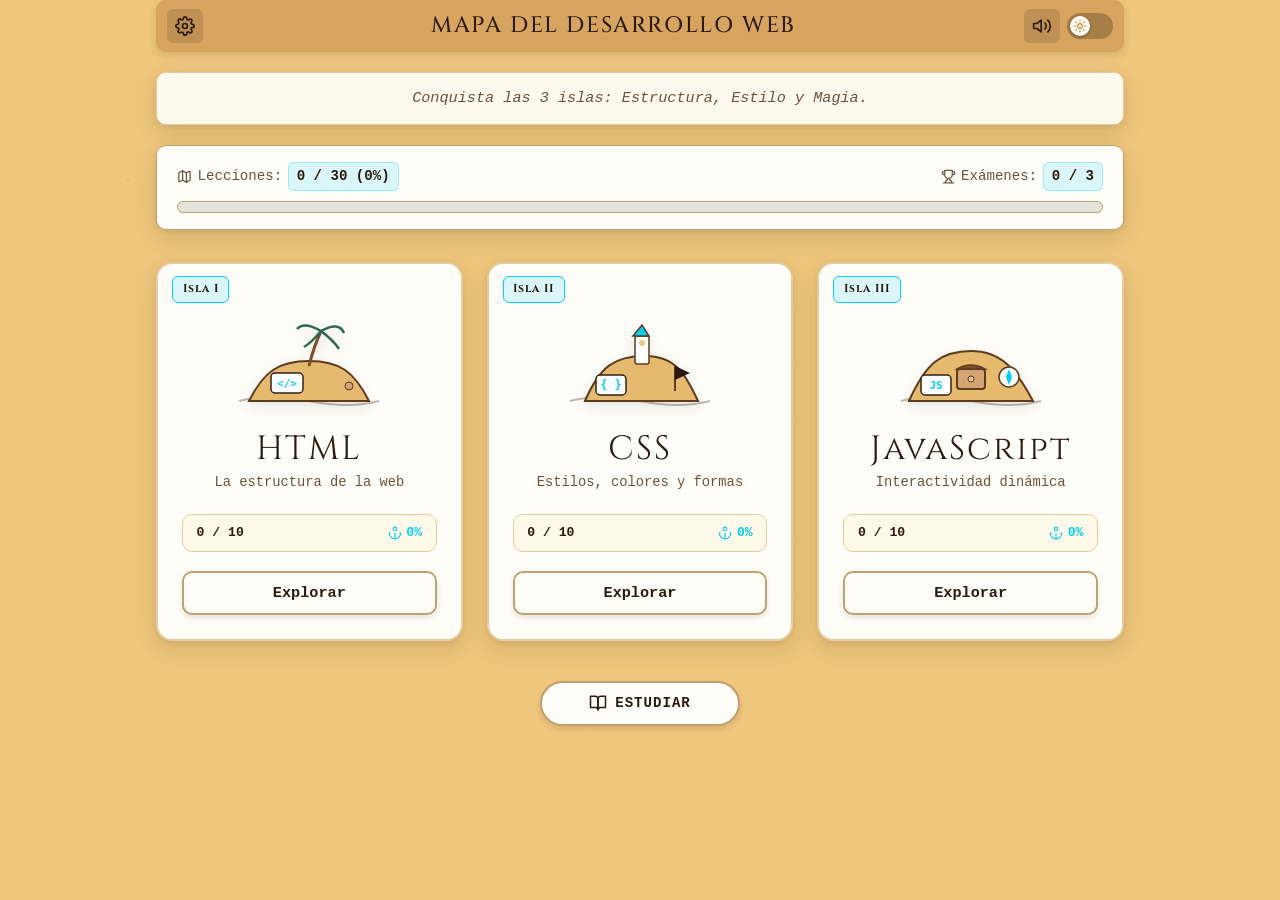
<file: index.html>
<!DOCTYPE html>
<html lang="es">
<head>
  <meta charset="UTF-8">
  <meta name="viewport" content="width=device-width, initial-scale=1.0">
  
  <!-- SEO Básico -->
  <title>Mapa hacia el Secreto del Desarrollo Web | Aprende HTML, CSS y JavaScript</title>
  <meta name="description" content="Aprende y estudia conceptos clave de desarrollo web frontend (HTML, CSS y JavaScript) con una experiencia interactiva temática de mapa pirata, lecciones en pergamino, cuestionarios y exámenes finales.">
  <meta name="keywords" content="desarrollo web, aprender html, aprender css, aprender javascript, frontend, programacion web, educacion interactiva, conceptos web, estudio frontend">
  <meta name="author" content="Mapa del Desarrollo Web">
  <meta name="robots" content="index, follow">
  <meta name="theme-color" content="#D6A45E">

  <!-- Favicon -->
  <link rel="icon" type="image/svg+xml" href="favicon.svg">
  <link rel="alternate icon" type="image/svg+xml" href="favicon.svg">

  <!-- Open Graph / Redes Sociales (Facebook, WhatsApp, LinkedIn) -->
  <meta property="og:type" content="website">
  <meta property="og:url" content="./">
  <meta property="og:site_name" content="Mapa hacia el Secreto del Desarrollo Web">
  <meta property="og:title" content="Mapa hacia el Secreto del Desarrollo Web | Aprende Frontend">
  <meta property="og:description" content="Embárcate en la expedición pirata para dominar HTML, CSS y JavaScript a través de 30 módulos conceptuales y exámenes interactivos.">
  <meta property="og:image" content="favicon.svg">
  <meta property="og:locale" content="es_LA">

  <!-- Twitter Card -->
  <meta name="twitter:card" content="summary">
  <meta name="twitter:title" content="Mapa hacia el Secreto del Desarrollo Web">
  <meta name="twitter:description" content="Domina los conceptos de desarrollo frontend con 3 islas de conocimiento: HTML, CSS y JavaScript.">
  <meta name="twitter:image" content="favicon.svg">

  <!-- Metadatos Geográficos (GEO Tags) -->
  <meta name="geo.region" content="MX">
  <meta name="geo.placename" content="América Latina">
  <meta name="geo.position" content="19.4326;-99.1332">
  <meta name="ICBM" content="19.4326, -99.1332">
  <meta name="distribution" content="global">
  <meta name="language" content="es">

  <!-- Datos Estructurados Schema.org (JSON-LD) para Motores de Búsqueda -->
  <script type="application/ld+json">
  {
    "@context": "https://schema.org",
    "@type": "WebApplication",
    "name": "Mapa hacia el Secreto del Desarrollo Web",
    "applicationCategory": "EducationalApplication",
    "operatingSystem": "All",
    "browserRequirements": "Requires JavaScript. Requires HTML5.",
    "description": "Aplicación interactiva y gamificada para estudiar y aprender conceptos de HTML, CSS y JavaScript con temática náutica y pirata.",
    "inLanguage": "es",
    "offers": {
      "@type": "Offer",
      "price": "0",
      "priceCurrency": "USD"
    },
    "educationalUse": "Estudio y autoaprendizaje de desarrollo web frontend"
  }
  </script>

  <!-- Google Fonts: Títulos de Aventura y Tipografía Monoespaciada -->
  <link rel="preconnect" href="https://fonts.googleapis.com">
  <link rel="preconnect" href="https://fonts.gstatic.com" crossorigin>
  <link href="https://fonts.googleapis.com/css2?family=Cinzel:wght@400;500;600;700&family=Courier+Prime:ital,wght@0,400;0,700;1,400&family=MedievalSharp&family=Pirata+One&display=swap" rel="stylesheet">

  <!-- Estilos principales -->
  <link rel="stylesheet" href="CSS/styles.css">
</head>
<body class="theme-light">
  <!-- Enlace accesible de salto al contenido principal -->
  <a href="#view-home" class="skip-link">Saltar al contenido principal</a>

  <!-- Fondo con textura sutil de pergamino e ilustraciones discretas -->
  <div class="parchment-background-layer" aria-hidden="true"></div>

  <!-- Contenedor Principal de la Aplicación -->
  <div id="app" class="app-container">

    <!-- HEADER GLOBAL: barra de color con iconos a los lados (estilo minimalista) -->
    <header class="app-header" id="global-header">
      <!-- Icono izquierdo: ajustes / reiniciar progreso -->
      <div class="header-left">
        <button id="btn-settings" class="header-icon-btn" type="button" title="Reiniciar progreso" aria-label="Reiniciar progreso" aria-expanded="false" aria-controls="header-settings-panel">
          <svg viewBox="0 0 24 24" width="20" height="20" fill="none" stroke="currentColor" stroke-width="2" stroke-linecap="round" stroke-linejoin="round" aria-hidden="true">
            <circle cx="12" cy="12" r="3"/>
            <path d="M19.4 15a1.65 1.65 0 0 0 .33 1.82l.06.06a2 2 0 1 1-2.83 2.83l-.06-.06a1.65 1.65 0 0 0-1.82-.33 1.65 1.65 0 0 0-1 1.51V21a2 2 0 1 1-4 0v-.09a1.65 1.65 0 0 0-1.08-1.51 1.65 1.65 0 0 0-1.82.33l-.06.06a2 2 0 1 1-2.83-2.83l.06-.06a1.65 1.65 0 0 0 .33-1.82 1.65 1.65 0 0 0-1.51-1H3a2 2 0 1 1 0-4h.09A1.65 1.65 0 0 0 4.6 9a1.65 1.65 0 0 0-.33-1.82l-.06-.06a2 2 0 1 1 2.83-2.83l.06.06A1.65 1.65 0 0 0 9 4.6a1.65 1.65 0 0 0 1-1.51V3a2 2 0 1 1 4 0v.09a1.65 1.65 0 0 0 1 1.51 1.65 1.65 0 0 0 1.82-.33l.06-.06a2 2 0 1 1 2.83 2.83l-.06.06a1.65 1.65 0 0 0-.33 1.82V9a1.65 1.65 0 0 0 1.51 1H21a2 2 0 1 1 0 4h-.09a1.65 1.65 0 0 0-1.51 1z"/>
          </svg>
        </button>
      </div>

      <div class="header-center">
        <h1 class="app-main-title" id="app-heading">Mapa del Desarrollo Web</h1>
      </div>

      <div class="header-right">
        <!-- Sonido -->
        <button id="btn-sound-toggle" class="header-icon-btn" type="button" title="Sonido" aria-label="Silenciar sonido">
          <svg viewBox="0 0 24 24" width="20" height="20" fill="none" stroke="currentColor" stroke-width="2" stroke-linecap="round" stroke-linejoin="round" aria-hidden="true">
            <path d="M11 5 6 9H2v6h4l5 4z"/>
            <path d="M15.5 8.5a5 5 0 0 1 0 7"/>
            <path d="M19 4.9a10 10 0 0 1 0 14.2"/>
          </svg>
        </button>

        <!-- Modo claro / oscuro: solo switch -->
        <button id="btn-theme-toggle" class="theme-switch" type="button" role="switch" aria-checked="false" title="Modo oscuro" aria-label="Modo oscuro">
          <span class="switch-track">
            <span class="switch-thumb" id="theme-icon-container">
              <svg viewBox="0 0 24 24" width="14" height="14" fill="none" stroke="currentColor" stroke-width="2" stroke-linecap="round" aria-hidden="true">
                <circle cx="12" cy="12" r="4"/>
                <path d="M12 2v2M12 20v2M4.9 4.9l1.4 1.4M17.7 17.7l1.4 1.4M2 12h2M20 12h2M4.9 19.1l1.4-1.4M17.7 6.3l1.4-1.4"/>
              </svg>
            </span>
          </span>
        </button>
      </div>

      <!-- Panel de ajustes: reiniciar progreso -->
      <div class="header-settings-panel" id="header-settings-panel" hidden>
        <button id="btn-reset-data" class="settings-action" type="button">
          <svg viewBox="0 0 24 24" width="16" height="16" fill="none" stroke="currentColor" stroke-width="2" stroke-linecap="round" stroke-linejoin="round" aria-hidden="true">
            <path d="M3 12a9 9 0 1 0 9-9 9.75 9.75 0 0 0-6.74 2.74L3 8"/>
            <path d="M3 3v5h5"/>
          </svg>
          <span>Reiniciar progreso</span>
        </button>
      </div>
    </header>

    <!-- VISTA 1: HOME (EL GRAN MAPA Y LAS 3 ISLAS) -->
    <main id="view-home" class="view-section active">
      <section class="map-intro">
        <div class="scroll-banner">
          <p class="intro-quote">Conquista las 3 islas: Estructura, Estilo y Magia.</p>
        </div>

        <!-- Barra Global de Estadísticas -->
        <div class="overall-progress-card">
          <div class="progress-info-row">
            <span class="stat-badge">
              <svg viewBox="0 0 24 24" class="ui-icon" width="15" height="15" fill="none" stroke="currentColor" stroke-width="2" stroke-linecap="round" stroke-linejoin="round" aria-hidden="true"><path d="M14.1 5.6a2 2 0 0 0 1.8 0l3.6-1.8A1 1 0 0 1 21 4.6v12.8a1 1 0 0 1-.6.9l-4.5 2.3a2 2 0 0 1-1.8 0l-4.2-2.1a2 2 0 0 0-1.8 0l-3.7 1.8A1 1 0 0 1 3 19.4V6.6a1 1 0 0 1 .6-.9l4.5-2.3a2 2 0 0 1 1.8 0z"/><path d="M15 5.8v15M9 3.2v15"/></svg>
              <span>Lecciones:</span> <strong id="global-progress-text">0 / 30 (0%)</strong>
            </span>
            <span class="stat-badge">
              <svg viewBox="0 0 24 24" class="ui-icon" width="15" height="15" fill="none" stroke="currentColor" stroke-width="2" stroke-linecap="round" stroke-linejoin="round" aria-hidden="true"><path d="M6 9H4.5a2.5 2.5 0 0 1 0-5H6M18 9h1.5a2.5 2.5 0 0 0 0-5H18M4 22h16M10 14.7V17c0 .6-.5 1-1 1.2-1.2.5-2 2-2 3.8M14 14.7V17c0 .6.5 1 1 1.2 1.2.5 2 2 2 3.8M18 2H6v7a6 6 0 0 0 12 0z"/></svg>
              <span>Exámenes:</span> <strong id="global-medals-text">0 / 3</strong>
            </span>
          </div>
          <div class="global-progress-track">
            <div class="global-progress-fill" id="global-progress-bar" style="width: 0%;"></div>
          </div>
        </div>
      </section>

      <!-- SELECCIÓN DE LAS 3 ISLAS DE CONTENIDO -->
      <section class="islands-grid-container" aria-label="Islas de contenido">
        <!-- ISLA 1: HTML -->
        <article class="island-card" id="card-island-html" data-island="html" tabindex="0" role="button" aria-label="Navegar a la Isla de HTML">
          <div class="island-badge">Isla I</div>
          <div class="island-art">
            <svg viewBox="0 0 160 120" class="island-svg-art">
              <!-- Mar sutil -->
              <path d="M10 100 Q 40 92, 80 100 T 150 100" stroke="currentColor" fill="none" opacity="0.3" stroke-width="2"/>
              <!-- Isla montañosa / Pergamino -->
              <path d="M20 100 C 35 70, 50 60, 80 60 C 110 60, 125 70, 140 100 Z" fill="#E6BA6E" stroke="#5C3B1E" stroke-width="2"/>
              <!-- Palmera -->
              <path d="M80 65 Q 85 45 92 30" stroke="#7A4E26" stroke-width="3" fill="none"/>
              <path d="M92 30 Q 110 20 115 32" stroke="#2D6A4F" stroke-width="2.5" fill="none"/>
              <path d="M92 30 Q 105 40 110 48" stroke="#2D6A4F" stroke-width="2.5" fill="none"/>
              <path d="M92 30 Q 75 20 68 28" stroke="#2D6A4F" stroke-width="2.5" fill="none"/>
              <path d="M92 30 Q 82 42 75 46" stroke="#2D6A4F" stroke-width="2.5" fill="none"/>
              <!-- Calavera o Etiqueta HTML </> -->
              <rect x="42" y="72" width="32" height="20" rx="4" fill="#FFFFFF" stroke="#332115" stroke-width="1.5"/>
              <text x="58" y="86" font-family="monospace" font-size="11" font-weight="bold" fill="#07CEF5" text-anchor="middle">&lt;/&gt;</text>
              <circle cx="120" cy="85" r="4" fill="#D4A373" stroke="#5C3B1E"/>
            </svg>
          </div>
          <h2 class="island-title">HTML</h2>
          <p class="island-desc">La estructura de la web</p>
          <div class="island-status-pill">
            <span class="pill-count" id="badge-html-count">0 / 10</span>
            <span class="pill-icon" id="badge-html-status">Pendiente</span>
          </div>
          <button class="pirate-btn island-enter-btn" data-island="html">Explorar</button>
        </article>

        <!-- ISLA 2: CSS -->
        <article class="island-card" id="card-island-css" data-island="css" tabindex="0" role="button" aria-label="Navegar a la Isla de CSS">
          <div class="island-badge">Isla II</div>
          <div class="island-art">
            <svg viewBox="0 0 160 120" class="island-svg-art">
              <!-- Mar sutil -->
              <path d="M10 100 Q 40 92, 80 100 T 150 100" stroke="currentColor" fill="none" opacity="0.3" stroke-width="2"/>
              <!-- Isla montañosa -->
              <path d="M25 100 C 40 65, 55 55, 85 55 C 115 55, 125 72, 138 100 Z" fill="#E6BA6E" stroke="#5C3B1E" stroke-width="2"/>
              <!-- Torreón / Faro náutico -->
              <rect x="75" y="35" width="14" height="28" fill="#FFFFFF" stroke="#5C3B1E" stroke-width="1.5" rx="2"/>
              <polygon points="73,35 89,35 82,24" fill="#07CEF5" stroke="#5C3B1E" stroke-width="1.5"/>
              <circle cx="82" cy="42" r="3" fill="#EEC67C"/>
              <!-- Paleta de colores / llaves {} -->
              <rect x="36" y="74" width="30" height="20" rx="4" fill="#FFFFFF" stroke="#332115" stroke-width="1.5"/>
              <text x="51" y="88" font-family="monospace" font-size="12" font-weight="bold" fill="#07CEF5" text-anchor="middle">{ }</text>
              <!-- Bandera pirata -->
              <line x1="115" y1="65" x2="115" y2="90" stroke="#5C3B1E" stroke-width="2"/>
              <polygon points="115,65 130,72 115,79" fill="#2C1810"/>
            </svg>
          </div>
          <h2 class="island-title">CSS</h2>
          <p class="island-desc">Estilos, colores y formas</p>
          <div class="island-status-pill">
            <span class="pill-count" id="badge-css-count">0 / 10</span>
            <span class="pill-icon" id="badge-css-status">Pendiente</span>
          </div>
          <button class="pirate-btn island-enter-btn" data-island="css">Explorar</button>
        </article>

        <!-- ISLA 3: JAVASCRIPT -->
        <article class="island-card" id="card-island-js" data-island="js" tabindex="0" role="button" aria-label="Navegar a la Isla de Java Script">
          <div class="island-badge">Isla III</div>
          <div class="island-art">
            <svg viewBox="0 0 160 120" class="island-svg-art">
              <!-- Mar sutil -->
              <path d="M10 100 Q 40 92, 80 100 T 150 100" stroke="currentColor" fill="none" opacity="0.3" stroke-width="2"/>
              <!-- Isla montañosa volcánica / tesoro -->
              <path d="M18 100 C 35 62, 50 50, 80 50 C 110 50, 125 68, 142 100 Z" fill="#E6BA6E" stroke="#5C3B1E" stroke-width="2"/>
              <!-- Cofre del Tesoro con relámpago de dinamismo -->
              <rect x="66" y="68" width="28" height="20" rx="3" fill="#D4A373" stroke="#5C3B1E" stroke-width="2"/>
              <path d="M66 68 Q 80 60 94 68 Z" fill="#7A4E26" stroke="#5C3B1E" stroke-width="1.5"/>
              <circle cx="80" cy="78" r="3" fill="#EEC67C" stroke="#5C3B1E"/>
              <!-- Símbolo JS ( ) => -->
              <rect x="30" y="74" width="30" height="20" rx="4" fill="#FFFFFF" stroke="#332115" stroke-width="1.5"/>
              <text x="45" y="88" font-family="monospace" font-size="11" font-weight="bold" fill="#07CEF5" text-anchor="middle">JS</text>
              <!-- Brújula náutica mística -->
              <circle cx="118" cy="76" r="10" fill="#FFFFFF" stroke="#5C3B1E" stroke-width="1.5"/>
              <polygon points="118,68 121,76 118,84 115,76" fill="#07CEF5"/>
            </svg>
          </div>
          <h2 class="island-title">JavaScript</h2>
          <p class="island-desc">Interactividad dinámica</p>
          <div class="island-status-pill">
            <span class="pill-count" id="badge-js-count">0 / 10</span>
            <span class="pill-icon" id="badge-js-status">Pendiente</span>
          </div>
          <button class="pirate-btn island-enter-btn" data-island="js">Explorar</button>
        </article>
      </section>

      <!-- ACCESO AL TARGETERO DE FICHAS DE CONCEPTOS -->
      <div class="home-study-action">
        <button id="btn-open-glosario" class="pirate-btn pirate-btn-study">
          <svg viewBox="0 0 24 24" class="ui-icon" width="18" height="18" fill="none" stroke="currentColor" stroke-width="2" stroke-linecap="round" stroke-linejoin="round" aria-hidden="true"><path d="M2 3h6a4 4 0 0 1 4 4v14a3 3 0 0 0-3-3H2z"/><path d="M22 3h-6a4 4 0 0 0-4 4v14a3 3 0 0 1 3-3h7z"/></svg>
          <span>Estudiar</span>
        </button>
      </div>


    </main>

    <!-- VISTA 5: TARGETERO DE FICHAS DE CONCEPTOS (GLOSARIO) -->
    <main id="view-glosario" class="view-section">
      <nav class="island-nav-bar">
        <button id="btn-back-glosario" class="pirate-back-btn">
          <svg viewBox="0 0 24 24" class="ui-icon" width="16" height="16" fill="none" stroke="currentColor" stroke-width="2" stroke-linecap="round" stroke-linejoin="round" aria-hidden="true"><path d="m12 19-7-7 7-7M19 12H5"/></svg>
          <span>Mapa</span>
        </button>
      </nav>

      <section class="island-header-card glosario-header-card">
        <div class="glosario-header-row">
          <div class="island-meta">
            <h2 class="island-name-heading">Fichas de conceptos</h2>
            <p class="island-quote-text">Un concepto por ficha.</p>
          </div>
          <div class="glosario-search-box">
            <svg viewBox="0 0 24 24" class="ui-icon" width="16" height="16" fill="none" stroke="currentColor" stroke-width="2" stroke-linecap="round" aria-hidden="true"><circle cx="11" cy="11" r="8"/><path d="m21 21-4.3-4.3"/></svg>
            <input type="search" id="glosario-search-input" class="glosario-search-input" placeholder="Buscar concepto" aria-label="Buscar concepto" autocomplete="off">
          </div>
        </div>
        <p class="glosario-count" id="glosario-count"></p>
      </section>

      <section class="glosario-board" aria-label="Fichas de conceptos">
        <!-- Slider de fichas: una por pantalla, deslizable hacia los lados -->
        <div class="glosario-slider" id="glosario-slider">
          <div class="glosario-track" id="glosario-track">
            <!-- Fichas inyectadas por script.js desde js/glosario.js -->
          </div>
        </div>

        <div class="glosario-controls">
          <button id="btn-glosario-prev" class="glosario-nav-btn" type="button" aria-label="Ficha anterior">
            <svg viewBox="0 0 24 24" width="18" height="18" fill="none" stroke="currentColor" stroke-width="2.2" stroke-linecap="round" stroke-linejoin="round" aria-hidden="true"><path d="m15 18-6-6 6-6"/></svg>
          </button>
          <span class="glosario-position" id="glosario-position">1 / 1</span>
          <button id="btn-glosario-next" class="glosario-nav-btn" type="button" aria-label="Ficha siguiente">
            <svg viewBox="0 0 24 24" width="18" height="18" fill="none" stroke="currentColor" stroke-width="2.2" stroke-linecap="round" stroke-linejoin="round" aria-hidden="true"><path d="m9 18 6-6-6-6"/></svg>
          </button>
        </div>

        <p class="glosario-hint" id="glosario-hint">Arrastra o usa las flechas</p>

        <p class="glosario-empty" id="glosario-empty" hidden>Sin resultados.</p>
      </section>
    </main>

    <!-- VISTA 2: ISLA ESPECÍFICA (MAPA CON 10 LECCIONES + EXAMEN FINAL) -->
    <main id="view-island" class="view-section">
      <nav class="island-nav-bar">
        <button id="btn-back-to-home" class="pirate-back-btn">
          <svg viewBox="0 0 24 24" class="ui-icon" width="16" height="16" fill="none" stroke="currentColor" stroke-width="2" stroke-linecap="round" stroke-linejoin="round" aria-hidden="true"><path d="m12 19-7-7 7-7M19 12H5"/></svg>
          <span>Mapa</span>
        </button>
      </nav>

      <!-- Barra de Progreso Superior de la Isla -->
      <section class="island-header-card">
        <div class="island-progress-header-box">
          <div class="island-meta">
            <h2 class="island-name-heading" id="current-island-title">Isla HTML</h2>
            <p class="island-quote-text" id="current-island-subtitle">10 lecciones + Examen final.</p>
          </div>
          <div class="island-meter-box">
            <div class="island-meter-label">
              <span>Progreso:</span>
              <strong id="island-progress-percent">0%</strong>
            </div>
            <div class="island-progress-track">
              <div class="island-progress-fill" id="island-progress-bar" style="width: 0%;"></div>
            </div>
            <span class="island-ratio-text" id="island-ratio-text">0 / 10</span>
          </div>
        </div>
      </section>

      <!-- MAPA NÁUTICO CON SENDERO DE LAS 10 LECCIONES -->
      <section class="island-trail-wrapper" aria-label="Ruta de lecciones de la isla">
        <div class="trail-watermark-compass" aria-hidden="true"></div>

        <!-- Lista desordenada estilizada con hitos del mapa -->
        <ul class="pirate-lessons-trail" id="island-lessons-list">
          <!-- Inyectado dinámicamente mediante script.js -->
        </ul>

        <!-- Hito Final: El Examen del Tesoro de la Isla -->
        <div class="final-exam-card" id="card-final-exam">
          <div class="chest-icon-col">
            <div class="chest-graphic" id="exam-chest-graphic">
              <svg viewBox="0 0 24 24" width="42" height="42" fill="none" stroke="currentColor" stroke-width="1.8" stroke-linecap="round" stroke-linejoin="round" aria-hidden="true"><path d="M6 3h12l4 6-10 13L2 9z"/><path d="M11 3 8 9l4 13 4-13-3-6"/><path d="M2 9h20"/></svg>
            </div>
          </div>
          <div class="chest-info-col">
            <span class="exam-tag">Examen</span>
            <h3 class="exam-title" id="final-exam-title">Examen final de la isla</h3>
            <p class="exam-desc">6 preguntas: V/F, opción múltiple y completar.</p>
            <div class="exam-meta-status" id="exam-status-meta">
              <span class="status-indicator" id="exam-badge-status">Disponible</span>
            </div>
          </div>
          <div class="chest-btn-col">
            <button id="btn-start-final-exam" class="pirate-btn pirate-btn-accent">Iniciar</button>
          </div>
        </div>
      </section>
    </main>

    <!-- VISTA 3: PÁGINA DE LECCIÓN (HEADER CON X Y BARRA DE PROGRESO, LECTURA EN PERGAMINO, 3 PREGUNTAS V/F Y BOTÓN TERMINAR) -->
    <main id="view-lesson" class="view-section">
      <!-- HEADER DE LA LECCIÓN -->
      <header class="lesson-header-bar">
        <div class="lesson-header-left">
          <button id="btn-exit-lesson" class="btn-close-lesson" title="Salir de la lección" aria-label="Salir de la lección">
            <svg viewBox="0 0 24 24" width="18" height="18" fill="none" stroke="currentColor" stroke-width="2.2" stroke-linecap="round" aria-hidden="true"><path d="M18 6 6 18M6 6l12 12"/></svg>
          </button>
        </div>

        <div class="lesson-header-center">
          <div class="lesson-progress-container">
            <div class="lesson-progress-info">
              <span id="lesson-progress-label">Avance</span>
              <strong id="lesson-progress-percent">0%</strong>
            </div>
            <div class="lesson-progress-track">
              <div class="lesson-progress-fill" id="lesson-progress-bar" style="width: 0%;"></div>
            </div>
          </div>
        </div>

        <div class="lesson-header-right">
          <span class="lesson-badge-pill" id="lesson-index-pill">Módulo 1 de 10</span>
        </div>
      </header>

      <!-- CONTENEDOR DE SCROLL DE LA LECCIÓN -->
      <div class="lesson-scroll-area" id="lesson-scroll-container">
        <!-- HOJA DE PERGAMINO VIEJO CON EL TEXTO CONCEPTUAL -->
        <article class="parchment-sheet">
          <div class="parchment-pin parchment-pin-tl" aria-hidden="true"></div>
          <div class="parchment-pin parchment-pin-tr" aria-hidden="true"></div>

          <header class="lesson-intro-header">
            <div class="lesson-crumbs" id="lesson-island-breadcrumb">Isla HTML · Módulo 1</div>
            <h2 class="lesson-concept-title" id="lesson-concept-title">Cargando lección...</h2>
            <div class="pirate-divider">
              <svg viewBox="0 0 24 24" class="ui-icon" width="18" height="18" fill="none" stroke="currentColor" stroke-width="2" stroke-linecap="round" stroke-linejoin="round" aria-hidden="true"><circle cx="12" cy="5" r="3"/><path d="M12 22v-10M4 12H2a10 10 0 0 0 20 0h-2"/></svg>
            </div>
          </header>

          <!-- Texto de lectura con tipografía Courier New -->
          <div class="lesson-text-body" id="lesson-text-content">
            <!-- Inyectado por script.js -->
          </div>
        </article>

        <!-- SECCIÓN DE LAS 3 PREGUNTAS DE VERDADERO O FALSO -->
        <section class="lesson-questions-section" aria-label="Preguntas de comprobación">
          <div class="questions-section-header">
            <div class="scroll-icon-mini">
              <svg viewBox="0 0 24 24" width="26" height="26" fill="none" stroke="currentColor" stroke-width="1.8" stroke-linecap="round" stroke-linejoin="round" aria-hidden="true"><path d="M8 21h12a2 2 0 0 0 2-2v-2H10v2a2 2 0 1 1-4 0V5a2 2 0 1 0-4 0v3h4"/><path d="M19 17V5a2 2 0 0 0-2-2H4"/><path d="M15 8h-5M15 12h-5"/></svg>
            </div>
            <div>
              <h3 class="questions-title">3 Preguntas: Verdadero o Falso</h3>
              <p class="questions-instructions">Responde para avanzar.</p>
            </div>
          </div>

          <div class="questions-cards-stack" id="lesson-questions-container">
            <!-- 3 preguntas inyectadas por script.js -->
          </div>
        </section>

        <!-- BOTÓN DE TERMINAR CENTRADO EN LA PARTE INFERIOR -->
        <div class="lesson-footer-action">
          <button id="btn-finish-lesson" class="pirate-btn pirate-btn-finish" disabled>
            <span class="btn-icon"><svg viewBox="0 0 24 24" width="18" height="18" fill="none" stroke="currentColor" stroke-width="2.4" stroke-linecap="round" stroke-linejoin="round" aria-hidden="true"><path d="M20 6 9 17l-5-5"/></svg></span>
            <span id="btn-finish-text">Terminar lección</span>
          </button>
          <p class="finish-hint" id="finish-hint-text">Responde las 3 preguntas.</p>
        </div>
      </div>
    </main>

    <!-- VISTA 4: EXAMEN FINAL DE LA ISLA (V o F, Opción Múltiple, y Completar Oración) -->
    <main id="view-exam" class="view-section">
      <header class="lesson-header-bar">
        <div class="lesson-header-left">
          <button id="btn-exit-exam" class="btn-close-lesson" title="Salir del examen" aria-label="Salir del examen">
            <svg viewBox="0 0 24 24" width="18" height="18" fill="none" stroke="currentColor" stroke-width="2.2" stroke-linecap="round" aria-hidden="true"><path d="M18 6 6 18M6 6l12 12"/></svg>
          </button>
        </div>
        <div class="lesson-header-center">
          <div class="lesson-progress-container">
            <div class="lesson-progress-info">
              <span id="exam-progress-label">1 / 6</span>
              <strong id="exam-progress-percent">0%</strong>
            </div>
            <div class="lesson-progress-track">
              <div class="lesson-progress-fill" id="exam-progress-bar" style="width: 0%;"></div>
            </div>
          </div>
        </div>
        <div class="lesson-header-right">
          <span class="lesson-badge-pill" id="exam-island-pill">Examen Final</span>
        </div>
      </header>

      <div class="exam-main-container">
        <!-- Tarjeta de pregunta dinámica del examen -->
        <article class="parchment-sheet exam-question-card" id="exam-question-card">
          <!-- Inyectado por script.js -->
        </article>

        <!-- Controles de navegación del examen -->
        <div class="exam-nav-controls">
          <button id="btn-exam-next" class="pirate-btn pirate-btn-accent" disabled>
            Siguiente
          </button>
        </div>
      </div>
    </main>

    <!-- MODAL / VISTA DE ÉXITO O FELICITACIÓN -->
    <div id="modal-celebration" class="pirate-modal-backdrop" aria-hidden="true" role="dialog" aria-modal="true">
      <div class="pirate-modal-card">
        <div class="modal-seal" id="modal-seal-icon"></div>
        <!-- Contenedor dinámico de animaciones: Loro Pirata y Olas del Mar -->
        <div class="modal-illustration-box" id="modal-illustration-container"></div>
        <h2 class="modal-title" id="modal-title">¡Lección conquistada!</h2>
        <p class="modal-message" id="modal-message">Tu avance quedó registrado.</p>

        <div class="modal-stats-box" id="modal-stats-box">
          <!-- Detalles de puntuación / retroalimentación -->
        </div>

        <div class="modal-actions-row">
          <button id="btn-modal-return-island" class="pirate-btn">Isla</button>
          <button id="btn-modal-next-step" class="pirate-btn pirate-btn-accent">Siguiente</button>
        </div>
      </div>
    </div>

  </div>

  <!-- Glosario de conceptos (fichas de estudio) -->
  <script src="js/glosario.js"></script>

  <!-- Script principal del cliente -->
  <script src="js/script.js"></script>
</body>
</html>
</file>
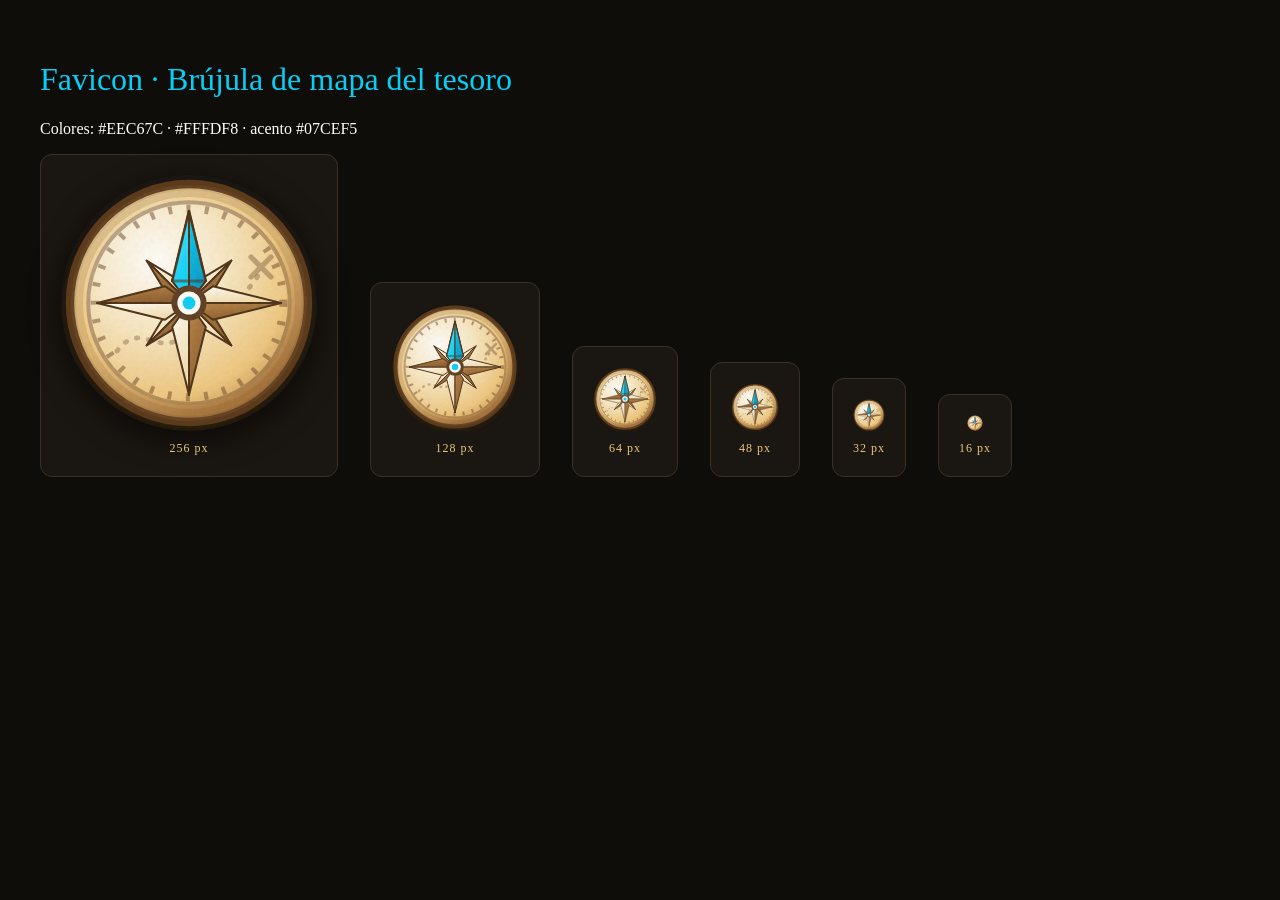
<file: favicon-preview.html>
<!DOCTYPE html>
<html lang="es">
<head>
  <meta charset="utf-8">
  <title>Preview — favicon brújula pirata</title>
  <style>
    body { background:#0f0d0a; color:#FFFDF8; font-family:Georgia,serif; padding:32px; }
    .grid { display:flex; gap:32px; flex-wrap:wrap; align-items:flex-end; }
    .card { background:#1a1611; border:1px solid #3a3026; border-radius:12px; padding:20px; text-align:center; }
    .card img { display:block; margin:0 auto 10px; image-rendering:auto; }
    .lbl { font-size:12px; color:#EEC67C; letter-spacing:1px; }
    .big img { border-radius:50%; box-shadow:0 8px 30px rgba(0,0,0,.6); }
    h1 { color:#07CEF5; font-weight:normal; }
  </style>
</head>
<body>
  <h1>Favicon · Brújula de mapa del tesoro</h1>
  <p>Colores: #EEC67C · #FFFDF8 · acento #07CEF5</p>
  <div class="grid">
    <div class="card big"><img src="favicon.svg" width="256" height="256" alt=""><div class="lbl">256 px</div></div>
    <div class="card"><img src="favicon.svg" width="128" height="128" alt=""><div class="lbl">128 px</div></div>
    <div class="card"><img src="favicon.svg" width="64" height="64" alt=""><div class="lbl">64 px</div></div>
    <div class="card"><img src="favicon.svg" width="48" height="48" alt=""><div class="lbl">48 px</div></div>
    <div class="card"><img src="favicon.svg" width="32" height="32" alt=""><div class="lbl">32 px</div></div>
    <div class="card"><img src="favicon.svg" width="16" height="16" alt=""><div class="lbl">16 px</div></div>
  </div>
</body>
</html>
</file>
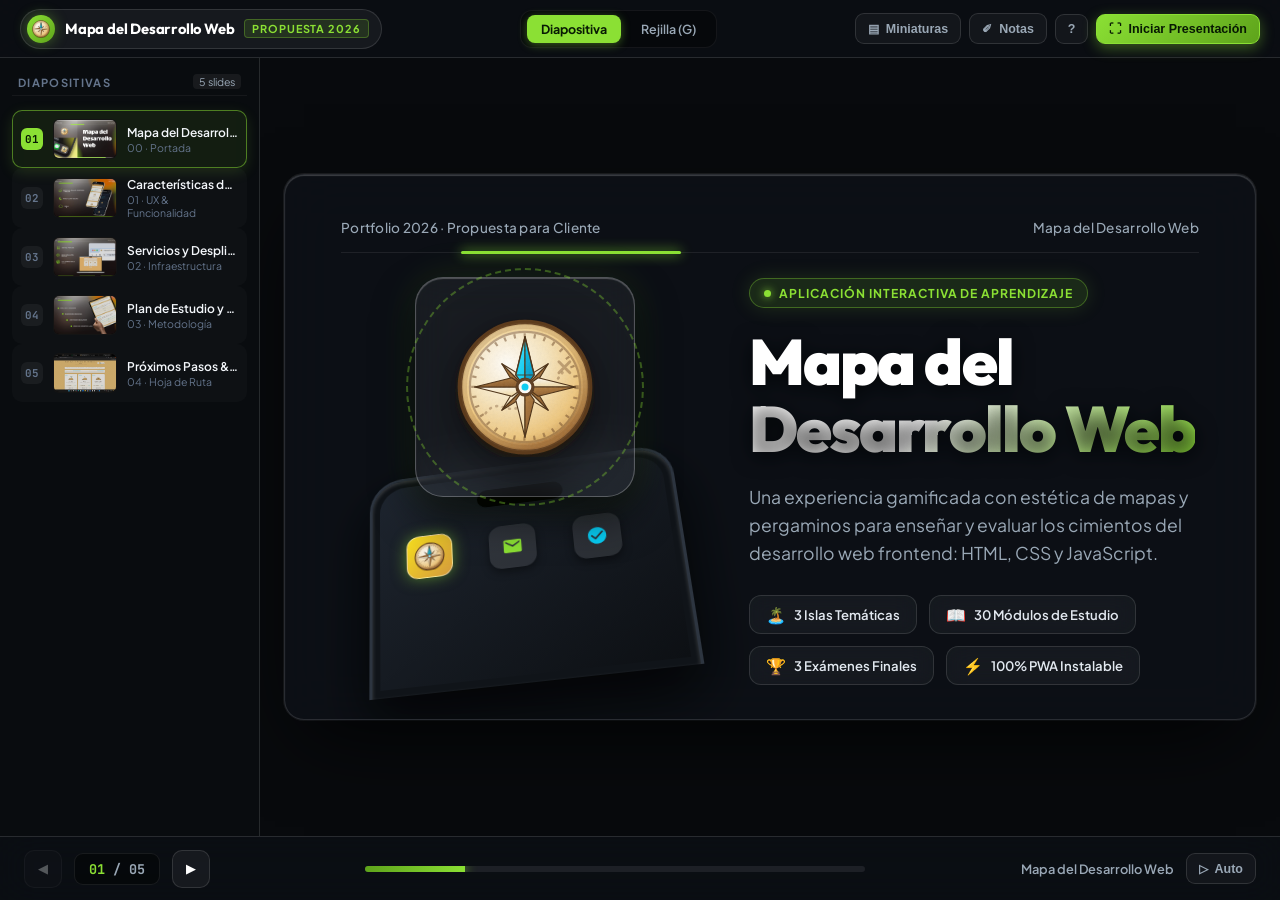
<file: presentacion.html>
<!DOCTYPE html>
<html lang="es">
<head>
  <meta charset="UTF-8">
  <meta name="viewport" content="width=device-width, initial-scale=1.0, maximum-scale=1.0, user-scalable=no">
  <title>Mapa del Desarrollo Web · Presentación para Cliente</title>
  
  <!-- SEO & Social -->
  <meta name="description" content="Presentación interactiva de alto impacto para cliente: Mapa del Desarrollo Web. Mockups animados 3D, estilo Glassmorphism y experiencia estilo PowerPoint.">
  <link rel="icon" type="image/svg+xml" href="favicon.svg">

  <!-- Google Fonts: Tipografía moderna premium -->
  <link rel="preconnect" href="https://fonts.googleapis.com">
  <link rel="preconnect" href="https://fonts.gstatic.com" crossorigin>
  <link href="https://fonts.googleapis.com/css2?family=Outfit:wght@400;500;600;700;800;900&family=Plus+Jakarta+Sans:wght@300;400;500;600;700&family=JetBrains+Mono:wght@500;700&display=swap" rel="stylesheet">

  <style>
    /* ==========================================================================
       VARIABLES Y TEMA GLASSMORPHISM DE ALTO IMPACTO
       ========================================================================== */
    :root {
      --bg-dark: #080a0d;
      --bg-card: rgba(18, 22, 28, 0.65);
      --bg-card-hover: rgba(28, 34, 44, 0.82);
      --bg-card-solid: #12161c;
      --glass-border: rgba(255, 255, 255, 0.12);
      --glass-border-bright: rgba(255, 255, 255, 0.25);
      --glass-shine: linear-gradient(135deg, rgba(255,255,255,0.18) 0%, rgba(255,255,255,0.02) 100%);
      
      /* Colores inspirados en las capturas del usuario */
      --accent-lime: #8be034;
      --accent-lime-bright: #a2f248;
      --accent-lime-dark: #5ea31b;
      --accent-lime-glow: rgba(139, 224, 52, 0.38);
      --accent-lime-soft: rgba(139, 224, 52, 0.12);
      
      --accent-amber: #f59e0b;
      --accent-amber-glow: rgba(245, 158, 11, 0.35);
      --accent-cyan: #07cef5;
      --accent-cyan-glow: rgba(7, 206, 245, 0.35);
      
      --text-main: #f3f6fa;
      --text-muted: #9aa8b6;
      --text-dim: #64748b;
      
      --font-display: 'Outfit', sans-serif;
      --font-body: 'Plus Jakarta Sans', sans-serif;
      --font-code: 'JetBrains Mono', monospace;
      
      --topbar-height: 58px;
      --bottombar-height: 64px;
      --sidebar-width: 260px;
      --notes-width: 340px;
      --transition-smooth: cubic-bezier(0.16, 1, 0.3, 1);
    }

    * {
      box-sizing: border-box;
      margin: 0;
      padding: 0;
      -webkit-font-smoothing: antialiased;
      -moz-osx-font-smoothing: grayscale;
    }

    html, body {
      width: 100%;
      height: 100%;
      overflow: hidden;
      background-color: var(--bg-dark);
      color: var(--text-main);
      font-family: var(--font-body);
      user-select: none;
    }

    /* Fondo dinámico con orbes animados de glassmorphism */
    .ambient-background {
      position: fixed;
      inset: 0;
      z-index: 0;
      overflow: hidden;
      pointer-events: none;
      background: radial-gradient(circle at 50% 50%, #0d1117 0%, #080a0d 100%);
    }

    .ambient-orb {
      position: absolute;
      border-radius: 50%;
      filter: blur(120px);
      opacity: 0.42;
      animation: orbFloat 22s ease-in-out infinite alternate;
      will-change: transform;
    }

    .ambient-orb.orb-lime {
      width: 650px;
      height: 650px;
      background: radial-gradient(circle, var(--accent-lime) 0%, transparent 70%);
      top: -150px;
      right: -100px;
      animation-duration: 25s;
    }

    .ambient-orb.orb-amber {
      width: 580px;
      height: 580px;
      background: radial-gradient(circle, var(--accent-amber) 0%, transparent 70%);
      bottom: -150px;
      left: -120px;
      animation-duration: 28s;
      animation-delay: -7s;
    }

    .ambient-orb.orb-cyan {
      width: 480px;
      height: 480px;
      background: radial-gradient(circle, var(--accent-cyan) 0%, transparent 70%);
      top: 45%;
      left: 35%;
      opacity: 0.22;
      animation-duration: 32s;
      animation-delay: -14s;
    }

    .ambient-grid {
      position: absolute;
      inset: 0;
      background-image: 
        linear-gradient(rgba(255,255,255,0.025) 1px, transparent 1px),
        linear-gradient(90deg, rgba(255,255,255,0.025) 1px, transparent 1px);
      background-size: 48px 48px;
      opacity: 0.7;
    }

    @keyframes orbFloat {
      0% { transform: translate(0, 0) scale(1); }
      50% { transform: translate(60px, 40px) scale(1.12); }
      100% { transform: translate(-40px, 70px) scale(0.94); }
    }

    /* ==========================================================================
       ESTRUCTURA PRINCIPAL DE LA APP DE PRESENTACIÓN
       ========================================================================== */
    .app-viewport {
      position: relative;
      z-index: 10;
      width: 100vw;
      height: 100vh;
      display: grid;
      grid-template-rows: var(--topbar-height) 1fr var(--bottombar-height);
      overflow: hidden;
      transition: all 0.3s ease;
    }

    body.present-mode .app-viewport {
      grid-template-rows: 0px 1fr 0px;
    }

    body.present-mode .topbar,
    body.present-mode .bottombar,
    body.present-mode .sidebar,
    body.present-mode .notes-panel {
      opacity: 0;
      pointer-events: none;
      transform: translateY(-100%);
    }

    body.present-mode .bottombar {
      transform: translateY(100%);
    }

    /* Floating exit button in presentation mode */
    .present-exit-btn {
      position: fixed;
      top: 18px;
      right: 18px;
      z-index: 1000;
      background: rgba(18, 22, 28, 0.75);
      border: 1px solid var(--glass-border);
      backdrop-filter: blur(12px);
      color: var(--text-muted);
      border-radius: 999px;
      padding: 7px 14px;
      font-size: 0.76rem;
      font-weight: 600;
      cursor: pointer;
      display: none;
      align-items: center;
      gap: 6px;
      transition: all 0.2s;
    }
    .present-exit-btn:hover {
      background: var(--accent-lime);
      color: #0b1a05;
      border-color: var(--accent-lime);
    }
    body.present-mode .present-exit-btn {
      display: inline-flex;
    }

    /* ==========================================================================
       BARRA SUPERIOR (HEADER / POWERPOINT RIBBON MODERNO)
       ========================================================================== */
    .topbar {
      display: flex;
      align-items: center;
      justify-content: space-between;
      padding: 0 20px;
      background: rgba(12, 15, 20, 0.75);
      backdrop-filter: blur(20px) saturate(180%);
      border-bottom: 1px solid var(--glass-border);
      transition: all 0.3s ease;
      z-index: 50;
    }

    .topbar-left {
      display: flex;
      align-items: center;
      gap: 14px;
    }

    .brand-pill {
      display: flex;
      align-items: center;
      gap: 10px;
      padding: 5px 12px 5px 6px;
      background: rgba(255, 255, 255, 0.05);
      border: 1px solid var(--glass-border);
      border-radius: 30px;
    }

    .brand-logo-icon {
      width: 28px;
      height: 28px;
      border-radius: 50%;
      background: linear-gradient(135deg, var(--accent-lime), var(--accent-lime-dark));
      display: grid;
      place-items: center;
      box-shadow: 0 0 14px var(--accent-lime-glow);
    }

    .brand-logo-icon img {
      width: 18px;
      height: 18px;
      display: block;
    }

    .brand-title {
      font-family: var(--font-display);
      font-weight: 700;
      font-size: 0.92rem;
      letter-spacing: -0.2px;
      color: #fff;
    }

    .brand-tag {
      font-size: 0.68rem;
      font-weight: 700;
      letter-spacing: 0.08em;
      text-transform: uppercase;
      padding: 2px 7px;
      background: var(--accent-lime-soft);
      border: 1px solid rgba(139, 224, 52, 0.3);
      border-radius: 4px;
      color: var(--accent-lime);
    }

    .topbar-center {
      display: flex;
      align-items: center;
      gap: 6px;
      background: rgba(0, 0, 0, 0.35);
      padding: 4px 6px;
      border-radius: 12px;
      border: 1px solid rgba(255, 255, 255, 0.06);
    }

    .mode-tab-btn {
      background: transparent;
      border: none;
      color: var(--text-muted);
      font-family: var(--font-body);
      font-size: 0.78rem;
      font-weight: 600;
      padding: 6px 14px;
      border-radius: 8px;
      cursor: pointer;
      display: flex;
      align-items: center;
      gap: 6px;
      transition: all 0.2s;
    }

    .mode-tab-btn:hover {
      color: #fff;
      background: rgba(255, 255, 255, 0.06);
    }

    .mode-tab-btn.active {
      background: var(--accent-lime);
      color: #081a04;
      font-weight: 700;
      box-shadow: 0 2px 10px var(--accent-lime-glow);
    }

    .topbar-right {
      display: flex;
      align-items: center;
      gap: 8px;
    }

    .icon-action-btn {
      background: rgba(255, 255, 255, 0.04);
      border: 1px solid var(--glass-border);
      color: var(--text-muted);
      border-radius: 9px;
      padding: 7px 12px;
      font-size: 0.78rem;
      font-weight: 600;
      cursor: pointer;
      display: inline-flex;
      align-items: center;
      gap: 7px;
      transition: all 0.2s;
    }

    .icon-action-btn:hover {
      background: rgba(255, 255, 255, 0.1);
      color: #fff;
      border-color: var(--glass-border-bright);
      transform: translateY(-1px);
    }

    .icon-action-btn.active {
      background: var(--accent-lime-soft);
      border-color: var(--accent-lime);
      color: var(--accent-lime);
    }

    .icon-action-btn.btn-primary-highlight {
      background: linear-gradient(135deg, var(--accent-lime), var(--accent-lime-dark));
      border: 1px solid var(--accent-lime);
      color: #071903;
      font-weight: 700;
      box-shadow: 0 4px 14px var(--accent-lime-glow);
    }

    .icon-action-btn.btn-primary-highlight:hover {
      background: linear-gradient(135deg, var(--accent-lime-bright), var(--accent-lime));
      transform: translateY(-1px);
    }

    /* ==========================================================================
       ÁREA DE TRABAJO (ESCENARIO + SIDEBAR DE MINIATURAS + NOTAS)
       ========================================================================== */
    .workspace-area {
      position: relative;
      display: grid;
      grid-template-columns: var(--sidebar-width) minmax(0, 1fr) 0px;
      min-height: 0;
      height: 100%;
      transition: grid-template-columns 0.3s cubic-bezier(0.16, 1, 0.3, 1);
      overflow: hidden;
    }

    body.hide-sidebar .workspace-area {
      --sidebar-width: 0px;
    }

    body.show-notes .workspace-area {
      grid-template-columns: var(--sidebar-width) minmax(0, 1fr) var(--notes-width);
    }

    body.present-mode .workspace-area {
      grid-template-columns: 0px 1fr 0px;
    }

    /* --- SIDEBAR DE MINIATURAS (ESTILO POWERPOINT) --- */
    .sidebar {
      background: rgba(10, 13, 17, 0.85);
      backdrop-filter: blur(16px);
      border-right: 1px solid var(--glass-border);
      padding: 16px 12px;
      overflow-y: auto;
      scrollbar-width: thin;
      scrollbar-color: rgba(255,255,255,0.15) transparent;
      display: flex;
      flex-direction: column;
      gap: 10px;
      z-index: 30;
      transition: all 0.3s;
    }

    .sidebar-header {
      display: flex;
      align-items: center;
      justify-content: space-between;
      padding: 0 6px 6px;
      border-bottom: 1px solid rgba(255, 255, 255, 0.05);
      margin-bottom: 4px;
    }

    .sidebar-header h2 {
      font-size: 0.7rem;
      font-weight: 700;
      letter-spacing: 0.12em;
      text-transform: uppercase;
      color: var(--text-dim);
    }

    .sidebar-badge {
      font-size: 0.66rem;
      background: rgba(255, 255, 255, 0.06);
      padding: 1px 6px;
      border-radius: 4px;
      color: var(--text-muted);
    }

    .thumbnail-item {
      display: flex;
      align-items: center;
      gap: 10px;
      padding: 8px;
      border-radius: 10px;
      background: rgba(255, 255, 255, 0.02);
      border: 1px solid transparent;
      cursor: pointer;
      transition: all 0.2s ease;
      text-align: left;
    }

    .thumbnail-item:hover {
      background: rgba(255, 255, 255, 0.06);
      border-color: rgba(255, 255, 255, 0.1);
      transform: translateX(2px);
    }

    .thumbnail-item.active {
      background: rgba(139, 224, 52, 0.08);
      border-color: rgba(139, 224, 52, 0.5);
      box-shadow: 0 4px 14px rgba(139, 224, 52, 0.15);
    }

    .thumb-index {
      width: 22px;
      height: 22px;
      border-radius: 6px;
      background: rgba(255, 255, 255, 0.05);
      color: var(--text-dim);
      font-family: var(--font-code);
      font-size: 0.68rem;
      font-weight: 700;
      display: grid;
      place-items: center;
      flex-shrink: 0;
    }

    .thumbnail-item.active .thumb-index {
      background: var(--accent-lime);
      color: #071903;
    }

    .thumb-preview-box {
      width: 64px;
      height: 40px;
      border-radius: 6px;
      overflow: hidden;
      border: 1px solid rgba(255, 255, 255, 0.08);
      background: #000;
      position: relative;
      flex-shrink: 0;
    }

    .thumb-preview-box img {
      width: 100%;
      height: 100%;
      object-fit: cover;
      display: block;
      opacity: 0.85;
      transition: opacity 0.2s;
    }

    .thumbnail-item:hover .thumb-preview-box img,
    .thumbnail-item.active .thumb-preview-box img {
      opacity: 1;
    }

    .thumb-info {
      min-width: 0;
      flex: 1;
    }

    .thumb-title {
      font-size: 0.75rem;
      font-weight: 600;
      color: var(--text-main);
      white-space: nowrap;
      overflow: hidden;
      text-overflow: ellipsis;
    }

    .thumb-sub {
      font-size: 0.66rem;
      color: var(--text-dim);
      margin-top: 1px;
    }

    /* --- ESCENARIO DE PRESENTACIÓN (STAGE) --- */
    .stage {
      position: relative;
      display: flex;
      align-items: center;
      justify-content: center;
      padding: 24px;
      overflow: hidden;
      perspective: 1400px;
    }

    body.present-mode .stage {
      padding: 0;
    }

    .presentation-canvas-frame {
      position: relative;
      width: 100%;
      max-width: 1440px;
      aspect-ratio: 16 / 9;
      max-height: calc(100vh - var(--topbar-height) - var(--bottombar-height) - 48px);
      background: rgba(14, 18, 24, 0.82);
      backdrop-filter: blur(28px) saturate(200%);
      border: 1px solid var(--glass-border);
      border-radius: 20px;
      box-shadow: 
        0 30px 80px -20px rgba(0, 0, 0, 0.85),
        0 0 0 1px rgba(255, 255, 255, 0.08),
        inset 0 1px 1px rgba(255, 255, 255, 0.2);
      overflow: hidden;
      transition: all 0.35s ease;
    }

    body.present-mode .presentation-canvas-frame {
      max-width: 100vw;
      max-height: 100vh;
      width: 100vw;
      height: 100vh;
      border-radius: 0;
      border: none;
      box-shadow: none;
    }

    /* CONTENEDOR DE DIAPOSITIVAS */
    .slides-deck {
      position: absolute;
      inset: 0;
      width: 100%;
      height: 100%;
    }

    /* CADA DIAPOSITIVA */
    .slide {
      position: absolute;
      inset: 0;
      width: 100%;
      height: 100%;
      opacity: 0;
      pointer-events: none;
      transform: scale(0.96) translateY(20px);
      transition: 
        opacity 0.5s var(--transition-smooth),
        transform 0.6s var(--transition-smooth);
      display: flex;
      flex-direction: column;
      padding: 44px 56px 40px;
      overflow: hidden;
    }

    .slide.active {
      opacity: 1;
      pointer-events: auto;
      transform: scale(1) translateY(0);
      z-index: 5;
    }

    .slide.prev {
      opacity: 0;
      transform: scale(0.96) translateY(-20px);
    }

    /* EN-CABEZADO DE DIAPOSITIVA */
    .slide-chrome-header {
      display: flex;
      align-items: center;
      justify-content: space-between;
      padding-bottom: 16px;
      border-bottom: 1px solid rgba(255, 255, 255, 0.08);
      position: relative;
      margin-bottom: 24px;
      flex-shrink: 0;
    }

    .slide-chrome-left {
      font-size: 0.85rem;
      font-weight: 500;
      color: var(--text-muted);
      letter-spacing: 0.02em;
    }

    .slide-chrome-right {
      font-size: 0.85rem;
      font-weight: 500;
      color: var(--text-muted);
      letter-spacing: 0.02em;
    }

    .slide-chrome-indicator {
      position: absolute;
      bottom: -2px;
      left: 120px;
      width: 200px;
      height: 3px;
      border-radius: 2px;
      background: var(--accent-lime);
      box-shadow: 0 0 12px var(--accent-lime);
      animation: indicatorExpand 0.8s var(--transition-smooth) both;
    }

    @keyframes indicatorExpand {
      from { width: 0; opacity: 0; }
      to { width: 220px; opacity: 1; }
    }

    .slide-body {
      flex: 1;
      display: grid;
      min-height: 0;
      position: relative;
    }

    /* ==========================================================================
       ANIMACIONES DE TEXTO Y ELEMENTOS (TRIGGERED ON .slide.active)
       ========================================================================== */
    .anim-fade-up {
      opacity: 0;
      transform: translateY(24px);
    }
    .slide.active .anim-fade-up {
      animation: animFadeUp 0.75s var(--transition-smooth) var(--delay, 0s) forwards;
    }

    .anim-fade-left {
      opacity: 0;
      transform: translateX(-36px);
    }
    .slide.active .anim-fade-left {
      animation: animFadeLeft 0.75s var(--transition-smooth) var(--delay, 0s) forwards;
    }

    .anim-fade-right {
      opacity: 0;
      transform: translateX(36px);
    }
    .slide.active .anim-fade-right {
      animation: animFadeRight 0.75s var(--transition-smooth) var(--delay, 0s) forwards;
    }

    .anim-pop {
      opacity: 0;
      transform: scale(0.7);
    }
    .slide.active .anim-pop {
      animation: animPop 0.65s cubic-bezier(0.34, 1.56, 0.64, 1) var(--delay, 0s) forwards;
    }

    @keyframes animFadeUp {
      to { opacity: 1; transform: translateY(0); }
    }

    @keyframes animFadeLeft {
      to { opacity: 1; transform: translateX(0); }
    }

    @keyframes animFadeRight {
      to { opacity: 1; transform: translateX(0); }
    }

    @keyframes animPop {
      to { opacity: 1; transform: scale(1); }
    }

    /* ==========================================================================
       DIAPOSITIVA 1: PORTADA
       ========================================================================== */
    .slide-hero-grid {
      grid-template-columns: 0.9fr 1.1fr;
      align-items: center;
      gap: 40px;
      height: 100%;
    }

    .hero-visual-col {
      position: relative;
      height: 100%;
      display: flex;
      flex-direction: column;
      justify-content: center;
      align-items: center;
    }

    /* Tarjeta de la Brújula Glassmorphism */
    .compass-glass-card {
      width: 220px;
      height: 220px;
      border-radius: 28px;
      background: rgba(255, 255, 255, 0.05);
      border: 1px solid var(--glass-border-bright);
      backdrop-filter: blur(20px);
      box-shadow: 
        0 20px 40px rgba(0, 0, 0, 0.6),
        0 0 40px rgba(139, 224, 52, 0.12),
        inset 0 1px 1px rgba(255, 255, 255, 0.25);
      display: grid;
      place-items: center;
      position: relative;
      margin-bottom: -50px;
      z-index: 4;
      animation: floatGentle 6s ease-in-out infinite;
    }

    .compass-img-wrap {
      width: 140px;
      height: 140px;
      position: relative;
    }

    .compass-img-wrap img {
      width: 100%;
      height: 100%;
      object-fit: contain;
      filter: drop-shadow(0 10px 20px rgba(0,0,0,0.5));
      animation: rotateCompass 20s linear infinite;
    }

    .compass-glow-ring {
      position: absolute;
      inset: -10px;
      border-radius: 50%;
      border: 2px dashed rgba(139, 224, 52, 0.35);
      animation: spinCounter 30s linear infinite;
    }

    @keyframes rotateCompass {
      0% { transform: rotate(0deg); }
      100% { transform: rotate(360deg); }
    }

    @keyframes spinCounter {
      0% { transform: rotate(0deg); }
      100% { transform: rotate(-360deg); }
    }

    @keyframes floatGentle {
      0%, 100% { transform: translateY(0) rotate(0deg); }
      50% { transform: translateY(-12px) rotate(1.5deg); }
    }

    /* Mockup iPhone acostado (Perspectiva como en captura 113418.png) */
    .hero-phone-tilted {
      width: 320px;
      height: 240px;
      border-radius: 36px 36px 0 0;
      background: #101419;
      border: 3px solid #2d3540;
      border-bottom: none;
      box-shadow: 
        0 25px 60px rgba(0, 0, 0, 0.8),
        inset 0 2px 4px rgba(255, 255, 255, 0.2);
      transform: perspective(900px) rotateX(24deg) rotateY(-8deg) rotateZ(-4deg);
      overflow: hidden;
      position: relative;
      z-index: 2;
    }

    .hero-phone-screen {
      position: absolute;
      inset: 8px;
      background: linear-gradient(145deg, #1e252f 0%, #0d1014 100%);
      border-radius: 28px 28px 0 0;
      padding: 16px;
      display: flex;
      flex-direction: column;
      gap: 16px;
    }

    .phone-island-notch {
      width: 90px;
      height: 20px;
      background: #000;
      border-radius: 20px;
      margin: 0 auto;
    }

    .phone-app-grid {
      display: grid;
      grid-template-columns: repeat(3, 1fr);
      gap: 16px;
      padding: 8px 12px;
    }

    .phone-app-icon {
      width: 48px;
      height: 48px;
      border-radius: 13px;
      background: rgba(255, 255, 255, 0.1);
      display: grid;
      place-items: center;
      position: relative;
      box-shadow: 0 4px 10px rgba(0,0,0,0.4);
    }

    .phone-app-icon.pwa-highlight {
      background: linear-gradient(135deg, #f7df1e, #d49a3d);
      box-shadow: 0 0 16px rgba(139, 224, 52, 0.5);
      border: 1px solid rgba(255, 255, 255, 0.5);
      animation: pulseApp 2.5s ease-in-out infinite;
    }

    .phone-app-icon img {
      width: 32px;
      height: 32px;
      object-fit: contain;
    }

    @keyframes pulseApp {
      0%, 100% { transform: scale(1); }
      50% { transform: scale(1.08); }
    }

    /* Columna de Texto de Portada */
    .hero-text-col {
      display: flex;
      flex-direction: column;
      justify-content: center;
      gap: 20px;
    }

    .kicker-pill {
      align-self: flex-start;
      display: inline-flex;
      align-items: center;
      gap: 8px;
      padding: 6px 14px;
      background: rgba(139, 224, 52, 0.12);
      border: 1px solid rgba(139, 224, 52, 0.35);
      border-radius: 999px;
      color: var(--accent-lime);
      font-size: 0.76rem;
      font-weight: 700;
      letter-spacing: 0.08em;
      text-transform: uppercase;
      box-shadow: 0 0 20px rgba(139, 224, 52, 0.15);
    }

    .kicker-dot {
      width: 7px;
      height: 7px;
      border-radius: 50%;
      background: var(--accent-lime);
      box-shadow: 0 0 8px var(--accent-lime);
      animation: pulseDot 2s infinite;
    }

    @keyframes pulseDot {
      0%, 100% { transform: scale(1); opacity: 1; }
      50% { transform: scale(1.5); opacity: 0.5; }
    }

    .hero-main-title {
      font-family: var(--font-display);
      font-size: clamp(2.4rem, 5vw, 4.4rem);
      font-weight: 900;
      line-height: 1.05;
      letter-spacing: -0.03em;
      color: #ffffff;
      text-shadow: 0 4px 20px rgba(0, 0, 0, 0.7);
    }

    .hero-main-title .gradient-word {
      background: linear-gradient(135deg, #ffffff 40%, var(--accent-lime) 100%);
      -webkit-background-clip: text;
      -webkit-text-fill-color: transparent;
      display: inline-block;
    }

    .hero-description {
      font-size: 1.1rem;
      line-height: 1.6;
      color: var(--text-muted);
      max-width: 540px;
    }

    .hero-highlights-row {
      display: flex;
      flex-wrap: wrap;
      gap: 12px;
      margin-top: 8px;
    }

    .highlight-glass-badge {
      display: flex;
      align-items: center;
      gap: 8px;
      padding: 8px 16px;
      background: rgba(255, 255, 255, 0.04);
      border: 1px solid var(--glass-border);
      border-radius: 12px;
      backdrop-filter: blur(12px);
      font-size: 0.82rem;
      font-weight: 600;
      color: #e2e8f0;
      transition: all 0.2s;
    }

    .highlight-glass-badge:hover {
      background: rgba(139, 224, 52, 0.1);
      border-color: rgba(139, 224, 52, 0.4);
      color: var(--accent-lime);
      transform: translateY(-2px);
    }

    .highlight-icon {
      font-size: 1rem;
    }

    /* ==========================================================================
       DIAPOSITIVA 2: CARACTERÍSTICAS · RESPONSIVE, MODOS & PWA
       ========================================================================== */
    .slide-features-grid {
      grid-template-columns: 1fr 1fr;
      align-items: center;
      gap: 40px;
      height: 100%;
    }

    .features-list {
      display: flex;
      flex-direction: column;
      gap: 20px;
      justify-content: center;
    }

    .feature-card {
      display: flex;
      align-items: flex-start;
      gap: 18px;
      padding: 20px 22px;
      background: rgba(255, 255, 255, 0.035);
      border: 1px solid var(--glass-border);
      border-radius: 18px;
      backdrop-filter: blur(16px);
      transition: all 0.28s cubic-bezier(0.16, 1, 0.3, 1);
      position: relative;
      overflow: hidden;
    }

    .feature-card::before {
      content: '';
      position: absolute;
      inset: 0;
      background: linear-gradient(90deg, rgba(139, 224, 52, 0.12) 0%, transparent 50%);
      opacity: 0;
      transition: opacity 0.3s;
    }

    .feature-card:hover {
      background: rgba(255, 255, 255, 0.07);
      border-color: rgba(139, 224, 52, 0.5);
      transform: translateX(8px);
      box-shadow: 0 10px 25px -5px rgba(0,0,0,0.5), 0 0 20px rgba(139, 224, 52, 0.15);
    }

    .feature-card:hover::before {
      opacity: 1;
    }

    .feature-icon-box {
      width: 52px;
      height: 52px;
      border-radius: 14px;
      background: rgba(139, 224, 52, 0.1);
      border: 1px solid rgba(139, 224, 52, 0.3);
      display: grid;
      place-items: center;
      color: var(--accent-lime);
      flex-shrink: 0;
      transition: all 0.25s;
    }

    .feature-card:hover .feature-icon-box {
      background: var(--accent-lime);
      color: #071903;
      transform: scale(1.08) rotate(3deg);
      box-shadow: 0 0 20px var(--accent-lime-glow);
    }

    .feature-icon-box svg {
      width: 28px;
      height: 28px;
    }

    .feature-text h3 {
      font-family: var(--font-display);
      font-size: 1.1rem;
      font-weight: 700;
      color: #ffffff;
      margin-bottom: 5px;
      letter-spacing: -0.2px;
    }

    .feature-text p {
      font-size: 0.86rem;
      line-height: 1.5;
      color: var(--text-muted);
    }

    /* MOCKUP 3D DE TELÉFONOS (CAPTURA 113439.png) */
    .mockup-dual-phones {
      position: relative;
      height: 100%;
      display: flex;
      align-items: center;
      justify-content: center;
    }

    .phone-container {
      position: absolute;
      width: 250px;
      height: 500px;
      border-radius: 42px;
      background: #0d1117;
      border: 3.5px solid #333d4b;
      box-shadow: 
        0 30px 70px -10px rgba(0,0,0,0.9),
        0 0 0 1px rgba(255,255,255,0.1),
        inset 0 1px 2px rgba(255,255,255,0.4);
      overflow: hidden;
      transition: all 0.5s var(--transition-smooth);
    }

    .phone-screen {
      position: absolute;
      inset: 6px;
      border-radius: 34px;
      overflow: hidden;
      background: #000;
    }

    .phone-screen img {
      width: 100%;
      height: 100%;
      object-fit: cover;
      display: block;
    }

    /* Reflejo de luz que pasa dinámicamente por la pantalla */
    .screen-sheen {
      position: absolute;
      inset: 0;
      background: linear-gradient(135deg, rgba(255,255,255,0.25) 0%, rgba(255,255,255,0) 60%);
      pointer-events: none;
      opacity: 0.4;
      animation: sheenSweep 6s infinite;
    }

    @keyframes sheenSweep {
      0%, 100% { opacity: 0.2; transform: translateY(-30%); }
      50% { opacity: 0.5; transform: translateY(30%); }
    }

    /* Teléfono 1: Modo Claro (Delante) */
    .phone-light {
      z-index: 4;
      transform: translateX(-45px) rotate(-6deg) scale(0.96);
      animation: floatPhoneA 7s ease-in-out infinite;
    }

    /* Teléfono 2: Modo Oscuro (Atrás) */
    .phone-dark {
      z-index: 2;
      transform: translateX(65px) translateY(25px) rotate(8deg) scale(0.92);
      filter: brightness(0.92);
      animation: floatPhoneB 8s ease-in-out infinite;
    }

    .phone-container:hover {
      z-index: 10;
      transform: scale(1.02) rotate(0deg) !important;
      filter: brightness(1) !important;
      box-shadow: 0 40px 90px -10px rgba(0,0,0,0.95), 0 0 30px var(--accent-lime-glow);
    }

    @keyframes floatPhoneA {
      0%, 100% { transform: translateX(-45px) rotate(-6deg) scale(0.96) translateY(0); }
      50% { transform: translateX(-45px) rotate(-6deg) scale(0.96) translateY(-14px); }
    }

    @keyframes floatPhoneB {
      0%, 100% { transform: translateX(65px) translateY(25px) rotate(8deg) scale(0.92); }
      50% { transform: translateX(65px) translateY(12px) rotate(8deg) scale(0.92); }
    }

    /* Badges flotantes en los teléfonos */
    .floating-pill-badge {
      position: absolute;
      z-index: 12;
      padding: 6px 14px;
      border-radius: 999px;
      background: rgba(14, 18, 24, 0.85);
      border: 1px solid var(--glass-border-bright);
      backdrop-filter: blur(12px);
      font-size: 0.72rem;
      font-weight: 700;
      letter-spacing: 0.05em;
      text-transform: uppercase;
      box-shadow: 0 8px 20px rgba(0,0,0,0.6);
      display: flex;
      align-items: center;
      gap: 6px;
    }

    .badge-light-tag {
      top: 15%;
      left: 10%;
      color: #e5a443;
      border-color: rgba(229, 164, 67, 0.4);
    }

    .badge-dark-tag {
      bottom: 15%;
      right: 10%;
      color: var(--accent-cyan);
      border-color: rgba(7, 206, 245, 0.4);
    }

    /* ==========================================================================
       DIAPOSITIVA 3: SERVICIOS Y DESPLIEGUE
       ========================================================================== */
    .slide-services-grid {
      grid-template-columns: 1fr 1.15fr;
      align-items: center;
      gap: 36px;
      height: 100%;
    }

    /* MOCKUP MACBOOK PRO + VENTANA FLOTANTE DE BROWSER (113453.png) */
    .laptop-showcase-wrap {
      position: relative;
      display: flex;
      flex-direction: column;
      align-items: center;
      justify-content: center;
      height: 100%;
    }

    /* Ventana flotante estilo Safari glass */
    .floating-browser-card {
      width: 85%;
      background: rgba(240, 243, 246, 0.95);
      color: #1e293b;
      border-radius: 14px 14px 0 0;
      padding: 10px 16px;
      box-shadow: 0 15px 35px rgba(0,0,0,0.5);
      margin-bottom: -15px;
      position: relative;
      z-index: 5;
      display: flex;
      flex-direction: column;
      gap: 8px;
      border: 1px solid rgba(255,255,255,0.4);
      animation: floatBrowser 7s ease-in-out infinite;
    }

    .browser-controls-row {
      display: flex;
      align-items: center;
      gap: 8px;
    }

    .mac-dots {
      display: flex;
      gap: 6px;
    }

    .mac-dot {
      width: 10px;
      height: 10px;
      border-radius: 50%;
    }
    .mac-dot.red { background: #ff5f56; }
    .mac-dot.yellow { background: #ffbd2e; }
    .mac-dot.green { background: #27c93f; }

    .browser-url-pill {
      flex: 1;
      display: flex;
      align-items: center;
      justify-content: center;
      gap: 6px;
      background: #ffffff;
      padding: 4px 12px;
      border-radius: 8px;
      font-size: 0.74rem;
      font-family: var(--font-code);
      color: #334155;
      border: 1px solid #cbd5e1;
      box-shadow: inset 0 1px 2px rgba(0,0,0,0.04);
    }

    .browser-lock-icon {
      color: var(--accent-lime-dark);
      font-size: 0.72rem;
    }

    /* Mockup Laptop MacBook Pro */
    .macbook-mockup {
      width: 100%;
      max-width: 580px;
      position: relative;
      z-index: 3;
      transform: perspective(1200px) rotateX(4deg);
      transition: transform 0.4s ease;
    }

    .macbook-mockup:hover {
      transform: perspective(1200px) rotateX(0deg) scale(1.02);
    }

    .macbook-screen-lid {
      width: 100%;
      aspect-ratio: 16 / 10;
      background: #090b0e;
      border: 10px solid #1a2026;
      border-bottom: 12px solid #1a2026;
      border-radius: 16px 16px 2px 2px;
      box-shadow: 
        0 25px 60px -15px rgba(0,0,0,0.9),
        inset 0 0 0 1px rgba(255,255,255,0.15);
      position: relative;
      overflow: hidden;
    }

    .macbook-webcam {
      position: absolute;
      top: 3px;
      left: 50%;
      transform: translateX(-50%);
      width: 6px;
      height: 6px;
      border-radius: 50%;
      background: #050709;
      border: 1px solid #232b34;
      z-index: 10;
    }

    .macbook-screen-content {
      width: 100%;
      height: 100%;
      background: #000;
      position: relative;
      overflow: hidden;
    }

    .macbook-screen-content img {
      width: 100%;
      height: 100%;
      object-fit: cover;
      object-position: top center;
      display: block;
    }

    .macbook-base {
      width: 116%;
      margin-left: -8%;
      height: 14px;
      background: linear-gradient(180deg, #b0b8c2 0%, #7d858f 60%, #575e67 100%);
      border-radius: 0 0 16px 16px;
      position: relative;
      box-shadow: 0 20px 40px rgba(0,0,0,0.7);
    }

    .macbook-notch-cutout {
      position: absolute;
      top: 0;
      left: 50%;
      transform: translateX(-50%);
      width: 70px;
      height: 5px;
      background: #393e45;
      border-radius: 0 0 6px 6px;
    }

    @keyframes floatBrowser {
      0%, 100% { transform: translateY(0); }
      50% { transform: translateY(-8px); }
    }

    /* ==========================================================================
       DIAPOSITIVA 4: PLAN ACADÉMICO Y EVALUACIÓN (113506.png)
       ========================================================================== */
    .slide-quiz-grid {
      grid-template-columns: 1fr 1fr;
      align-items: center;
      gap: 40px;
      height: 100%;
    }

    /* Escalón de Bloques verdes (diseño de la captura 113506) */
    .stepped-blocks-col {
      display: flex;
      flex-direction: column;
      gap: 22px;
      justify-content: center;
    }

    .step-item {
      display: flex;
      align-items: center;
      gap: 16px;
      transition: all 0.3s;
    }

    .step-item.step-indent-1 { transform: translateX(0); }
    .step-item.step-indent-2 { transform: translateX(30px); }
    .step-item.step-indent-3 { transform: translateX(60px); }
    .step-item.step-indent-4 { transform: translateX(90px); }

    .step-item:hover {
      transform: scale(1.03) translateX(calc(var(--base-indent, 0px) + 8px));
    }

    .step-green-square {
      width: 22px;
      height: 22px;
      border-radius: 5px;
      background: var(--accent-lime);
      box-shadow: 0 0 16px var(--accent-lime-glow);
      flex-shrink: 0;
      animation: pulseSquare 3s ease-in-out infinite alternate;
    }

    @keyframes pulseSquare {
      0% { box-shadow: 0 0 10px var(--accent-lime); }
      100% { box-shadow: 0 0 22px var(--accent-lime-bright); }
    }

    .step-content-card {
      padding: 14px 20px;
      background: rgba(255, 255, 255, 0.04);
      border: 1px solid var(--glass-border);
      border-radius: 14px;
      backdrop-filter: blur(14px);
      box-shadow: 0 8px 24px rgba(0,0,0,0.3);
    }

    .step-title {
      font-family: var(--font-display);
      font-size: 1.15rem;
      font-weight: 800;
      letter-spacing: -0.2px;
      color: #ffffff;
      text-transform: uppercase;
    }

    .step-desc {
      font-size: 0.8rem;
      color: var(--text-muted);
      margin-top: 2px;
    }

    /* Mockup Tablet (iPad) con cuestionario interactivo */
    .mockup-tablet-wrap {
      position: relative;
      height: 100%;
      display: flex;
      align-items: center;
      justify-content: center;
    }

    .tablet-device {
      width: 380px;
      height: 520px;
      border-radius: 36px;
      background: #11151a;
      border: 4px solid #363e4a;
      box-shadow: 
        0 35px 80px -15px rgba(0,0,0,0.9),
        0 0 0 1px rgba(255,255,255,0.1),
        0 0 50px rgba(139, 224, 52, 0.15);
      position: relative;
      overflow: hidden;
      transform: perspective(1000px) rotateY(-6deg) rotateX(3deg);
      transition: all 0.4s ease;
    }

    .tablet-device:hover {
      transform: perspective(1000px) rotateY(0deg) rotateX(0deg) scale(1.02);
    }

    .tablet-screen {
      position: absolute;
      inset: 8px;
      border-radius: 28px;
      overflow: hidden;
      background: #000;
      display: flex;
      flex-direction: column;
    }

    .tablet-screen img {
      width: 100%;
      height: 100%;
      object-fit: cover;
      object-position: top center;
    }

    /* Overlay interactivo para que el usuario pueda presionar en la presentación */
    .tablet-interactive-overlay {
      position: absolute;
      bottom: 24px;
      left: 18px;
      right: 18px;
      background: rgba(14, 18, 24, 0.92);
      border: 1px solid var(--accent-lime);
      border-radius: 16px;
      padding: 14px;
      backdrop-filter: blur(16px);
      box-shadow: 0 10px 30px rgba(0,0,0,0.8);
      display: flex;
      flex-direction: column;
      gap: 10px;
    }

    .quiz-overlay-label {
      font-size: 0.74rem;
      font-weight: 700;
      color: var(--accent-lime);
      text-transform: uppercase;
      letter-spacing: 0.05em;
    }

    .quiz-options-demo {
      display: grid;
      grid-template-columns: 1fr 1fr;
      gap: 8px;
    }

    .quiz-demo-btn {
      padding: 8px 12px;
      border-radius: 8px;
      border: 1px solid var(--glass-border);
      background: rgba(255, 255, 255, 0.06);
      color: #fff;
      font-size: 0.78rem;
      font-weight: 600;
      cursor: pointer;
      transition: all 0.2s;
    }

    .quiz-demo-btn:hover {
      background: rgba(139, 224, 52, 0.2);
      border-color: var(--accent-lime);
      color: var(--accent-lime);
    }

    .quiz-demo-btn.selected {
      background: var(--accent-lime);
      border-color: var(--accent-lime);
      color: #081a04;
      font-weight: 700;
      box-shadow: 0 0 14px var(--accent-lime-glow);
    }

    /* ==========================================================================
       DIAPOSITIVA 5: CIERRE COMERCIAL Y LLAMADA A LA ACCIÓN
       ========================================================================== */
    .slide-closing-grid {
      display: flex;
      flex-direction: column;
      justify-content: center;
      gap: 28px;
      height: 100%;
      max-width: 1080px;
      margin: 0 auto;
      width: 100%;
    }

    .closing-cards-row {
      display: grid;
      grid-template-columns: repeat(3, 1fr);
      gap: 20px;
    }

    .closing-milestone-card {
      padding: 24px;
      background: rgba(255, 255, 255, 0.035);
      border: 1px solid var(--glass-border);
      border-radius: 20px;
      backdrop-filter: blur(18px);
      display: flex;
      flex-direction: column;
      gap: 10px;
      transition: all 0.3s;
    }

    .closing-milestone-card:hover {
      background: rgba(255, 255, 255, 0.07);
      border-color: rgba(139, 224, 52, 0.5);
      transform: translateY(-6px);
      box-shadow: 0 16px 36px rgba(0,0,0,0.5);
    }

    .milestone-num {
      font-family: var(--font-display);
      font-size: 2.2rem;
      font-weight: 900;
      color: var(--accent-lime);
      line-height: 1;
    }

    .milestone-title {
      font-family: var(--font-display);
      font-size: 1.15rem;
      font-weight: 700;
      color: #fff;
    }

    .milestone-desc {
      font-size: 0.85rem;
      line-height: 1.5;
      color: var(--text-muted);
    }

    .closing-cta-banner {
      display: flex;
      align-items: center;
      justify-content: space-between;
      padding: 24px 36px;
      border-radius: 24px;
      background: linear-gradient(135deg, rgba(139, 224, 52, 0.16) 0%, rgba(7, 206, 245, 0.08) 100%);
      border: 1px solid rgba(139, 224, 52, 0.4);
      backdrop-filter: blur(20px);
      box-shadow: 0 20px 50px rgba(0,0,0,0.5), 0 0 30px rgba(139, 224, 52, 0.1);
    }

    .cta-text-wrap h3 {
      font-family: var(--font-display);
      font-size: 1.5rem;
      font-weight: 800;
      color: #fff;
    }

    .cta-text-wrap p {
      font-size: 0.92rem;
      color: var(--text-muted);
      margin-top: 4px;
    }

    .cta-buttons-wrap {
      display: flex;
      align-items: center;
      gap: 14px;
    }

    .btn-cta-big {
      padding: 13px 26px;
      border-radius: 12px;
      font-family: var(--font-display);
      font-size: 0.95rem;
      font-weight: 700;
      cursor: pointer;
      display: inline-flex;
      align-items: center;
      gap: 8px;
      text-decoration: none;
      transition: all 0.25s;
    }

    .btn-cta-big.primary {
      background: var(--accent-lime);
      color: #071903;
      border: 1px solid var(--accent-lime);
      box-shadow: 0 4px 18px var(--accent-lime-glow);
    }

    .btn-cta-big.primary:hover {
      background: var(--accent-lime-bright);
      transform: translateY(-2px);
      box-shadow: 0 6px 24px rgba(139, 224, 52, 0.55);
    }

    .btn-cta-big.secondary {
      background: rgba(255, 255, 255, 0.08);
      color: #fff;
      border: 1px solid var(--glass-border-bright);
    }

    .btn-cta-big.secondary:hover {
      background: rgba(255, 255, 255, 0.15);
      transform: translateY(-2px);
    }

    /* ==========================================================================
       PANEL DE NOTAS DEL ORADOR (SPEAKER NOTES)
       ========================================================================== */
    .notes-panel {
      background: rgba(12, 16, 21, 0.9);
      backdrop-filter: blur(20px);
      border-left: 1px solid var(--glass-border);
      padding: 20px;
      display: flex;
      flex-direction: column;
      gap: 14px;
      overflow-y: auto;
      z-index: 30;
      transition: all 0.3s;
    }

    .notes-header {
      display: flex;
      align-items: center;
      justify-content: space-between;
      border-bottom: 1px solid rgba(255,255,255,0.06);
      padding-bottom: 10px;
    }

    .notes-header h3 {
      font-size: 0.74rem;
      font-weight: 700;
      letter-spacing: 0.12em;
      text-transform: uppercase;
      color: var(--accent-lime);
      display: flex;
      align-items: center;
      gap: 6px;
    }

    .notes-title {
      font-family: var(--font-display);
      font-size: 1.05rem;
      font-weight: 700;
      color: #fff;
    }

    .notes-body {
      font-size: 0.86rem;
      line-height: 1.6;
      color: #cbd5e1;
    }

    .notes-bullets {
      list-style: none;
      display: flex;
      flex-direction: column;
      gap: 10px;
      margin-top: 8px;
    }

    .notes-bullets li {
      position: relative;
      padding-left: 20px;
      font-size: 0.82rem;
      line-height: 1.5;
      color: var(--text-muted);
    }

    .notes-bullets li::before {
      content: '▸';
      position: absolute;
      left: 0;
      color: var(--accent-lime);
      font-size: 1rem;
    }

    .notes-shortcut-hint {
      margin-top: auto;
      padding-top: 14px;
      border-top: 1px dashed rgba(255, 255, 255, 0.1);
      font-size: 0.72rem;
      color: var(--text-dim);
    }

    /* ==========================================================================
       BARRA INFERIOR (POWERPOINT PLAYER CONTROLS)
       ========================================================================== */
    .bottombar {
      display: flex;
      align-items: center;
      justify-content: space-between;
      padding: 0 24px;
      background: rgba(12, 15, 20, 0.8);
      backdrop-filter: blur(20px) saturate(180%);
      border-top: 1px solid var(--glass-border);
      z-index: 50;
      transition: all 0.3s ease;
    }

    .nav-ctrl-group {
      display: flex;
      align-items: center;
      gap: 12px;
    }

    .nav-arrow-btn {
      width: 38px;
      height: 38px;
      border-radius: 10px;
      background: rgba(255, 255, 255, 0.05);
      border: 1px solid var(--glass-border);
      color: #fff;
      display: grid;
      place-items: center;
      cursor: pointer;
      transition: all 0.2s;
    }

    .nav-arrow-btn:hover {
      background: rgba(255, 255, 255, 0.12);
      border-color: var(--glass-border-bright);
      transform: scale(1.05);
    }

    .nav-arrow-btn:disabled {
      opacity: 0.3;
      cursor: not-allowed;
      transform: none;
    }

    .slide-counter-badge {
      font-family: var(--font-code);
      font-size: 0.84rem;
      font-weight: 700;
      padding: 6px 14px;
      border-radius: 9px;
      background: rgba(0, 0, 0, 0.4);
      border: 1px solid rgba(255, 255, 255, 0.08);
      color: var(--text-muted);
    }

    .slide-counter-badge span {
      color: var(--accent-lime);
    }

    /* Barra de Progreso Interactiva */
    .timeline-progress-wrap {
      flex: 1;
      max-width: 500px;
      margin: 0 24px;
      display: flex;
      align-items: center;
      gap: 8px;
      cursor: pointer;
    }

    .progress-track {
      flex: 1;
      height: 6px;
      border-radius: 999px;
      background: rgba(255, 255, 255, 0.08);
      overflow: hidden;
      position: relative;
    }

    .progress-fill {
      position: absolute;
      inset: 0 auto 0 0;
      background: linear-gradient(90deg, var(--accent-lime-dark), var(--accent-lime));
      box-shadow: 0 0 12px var(--accent-lime);
      width: 20%;
      transition: width 0.4s cubic-bezier(0.16, 1, 0.3, 1);
    }

    .current-slide-label {
      font-size: 0.8rem;
      font-weight: 600;
      color: var(--text-muted);
      white-space: nowrap;
      overflow: hidden;
      text-overflow: ellipsis;
      max-width: 240px;
    }

    /* ==========================================================================
       VISTA EN REJILLA / SLIDE SORTER (MODO OVERVIEW [G])
       ========================================================================== */
    .overview-modal {
      position: fixed;
      inset: 0;
      background: rgba(8, 10, 13, 0.94);
      backdrop-filter: blur(20px);
      z-index: 100;
      display: none;
      flex-direction: column;
      padding: 30px;
      overflow-y: auto;
    }

    body.overview-open .overview-modal {
      display: flex;
    }

    .overview-top-row {
      display: flex;
      align-items: center;
      justify-content: space-between;
      max-width: 1200px;
      margin: 0 auto 24px;
      width: 100%;
    }

    .overview-top-row h2 {
      font-family: var(--font-display);
      font-size: 1.4rem;
      color: #fff;
    }

    .overview-grid {
      display: grid;
      grid-template-columns: repeat(auto-fit, minmax(300px, 1fr));
      gap: 24px;
      max-width: 1200px;
      margin: 0 auto;
      width: 100%;
    }

    .overview-card {
      background: rgba(255, 255, 255, 0.03);
      border: 1px solid var(--glass-border);
      border-radius: 16px;
      padding: 12px;
      cursor: pointer;
      transition: all 0.25s;
    }

    .overview-card:hover {
      background: rgba(255, 255, 255, 0.08);
      border-color: var(--accent-lime);
      transform: translateY(-6px);
      box-shadow: 0 20px 40px rgba(0,0,0,0.6), 0 0 25px rgba(139, 224, 52, 0.2);
    }

    .overview-card.active {
      border-color: var(--accent-lime);
      box-shadow: 0 0 0 2px var(--accent-lime), 0 0 30px var(--accent-lime-glow);
    }

    .overview-card-shot {
      width: 100%;
      aspect-ratio: 16 / 9;
      border-radius: 10px;
      overflow: hidden;
      background: #000;
      margin-bottom: 10px;
    }

    .overview-card-shot img {
      width: 100%;
      height: 100%;
      object-fit: cover;
      display: block;
    }

    .overview-card-title {
      font-size: 0.88rem;
      font-weight: 700;
      color: #fff;
    }

    .overview-card-num {
      font-size: 0.72rem;
      color: var(--accent-lime);
      font-family: var(--font-code);
      margin-top: 2px;
    }

    /* ==========================================================================
       MODAL DE AYUDA DE ATAJOS DE TECLADO (?)
       ========================================================================== */
    .help-modal {
      position: fixed;
      inset: 0;
      background: rgba(6, 8, 10, 0.85);
      backdrop-filter: blur(14px);
      z-index: 120;
      display: none;
      place-items: center;
      padding: 20px;
    }

    body.help-open .help-modal {
      display: grid;
    }

    .help-dialog {
      background: #11151b;
      border: 1px solid var(--glass-border-bright);
      border-radius: 20px;
      padding: 28px 32px;
      max-width: 540px;
      width: 100%;
      box-shadow: 0 40px 90px rgba(0, 0, 0, 0.8);
    }

    .help-dialog h3 {
      font-family: var(--font-display);
      font-size: 1.25rem;
      color: #fff;
      margin-bottom: 6px;
    }

    .help-dialog p.subtitle {
      font-size: 0.82rem;
      color: var(--text-muted);
      margin-bottom: 20px;
    }

    .keys-layout {
      display: grid;
      grid-template-columns: 1fr 1fr;
      gap: 12px 20px;
      margin-bottom: 24px;
    }

    .key-row {
      display: flex;
      align-items: center;
      gap: 10px;
      font-size: 0.82rem;
      color: #cbd5e1;
    }

    .key-row kbd {
      background: #1c222b;
      border: 1px solid var(--glass-border);
      border-bottom-width: 2px;
      border-radius: 6px;
      padding: 3px 8px;
      font-family: var(--font-code);
      font-size: 0.72rem;
      font-weight: 700;
      color: var(--accent-lime);
    }

    /* PANTALLA NEGRA / PAUSA DE POWERPOINT [B] */
    .blackout-curtain {
      position: fixed;
      inset: 0;
      background: #000;
      z-index: 999;
      display: none;
      place-items: center;
      color: #333;
      font-family: var(--font-code);
      font-size: 0.9rem;
    }

    body.blackout .blackout-curtain {
      display: grid;
    }

    /* ==========================================================================
       RESPONSIVE DESIGN (TABLETS Y MÓVILES)
       ========================================================================== */
    @media (max-width: 1024px) {
      .workspace-area {
        grid-template-columns: 0px 1fr 0px !important;
      }
      .sidebar {
        display: none;
      }
      .slide-hero-grid,
      .slide-features-grid,
      .slide-services-grid,
      .slide-quiz-grid {
        grid-template-columns: 1fr;
        gap: 20px;
      }
      .hero-visual-col,
      .mockup-dual-phones,
      .laptop-showcase-wrap,
      .mockup-tablet-wrap {
        display: none;
      }
      .slide {
        padding: 24px 28px;
        overflow-y: auto;
      }
    }
  </style>
</head>
<body>

  <!-- ==========================================================================
       FONDO AMBIENTAL DE GLASSMORFISMO CON RESPLANDORES EN MOVIMIENTO
       ========================================================================== */
  <div class="ambient-background" aria-hidden="true">
    <div class="ambient-orb orb-lime"></div>
    <div class="ambient-orb orb-amber"></div>
    <div class="ambient-orb orb-cyan"></div>
    <div class="ambient-grid"></div>
  </div>

  <!-- Botón flotante para salir de pantalla completa / presentación -->
  <button class="present-exit-btn" id="btnExitPresent" title="Salir de pantalla completa (Esc)">
    ✕ Salir de Modo Presentación <kbd style="margin-left:4px;font-size:0.7em;">Esc</kbd>
  </button>

  <!-- Telón de pausa / pantalla negra estilo PowerPoint [B] -->
  <div class="blackout-curtain" id="blackoutCurtain">
    Presiona <kbd style="color:#8be034;margin:0 6px;">B</kbd> o cualquier tecla para continuar
  </div>

  <!-- ==========================================================================
       VIEWPORT PRINCIPAL
       ========================================================================== -->
  <div class="app-viewport">

    <!-- ==================== BARRA SUPERIOR ==================== -->
    <header class="topbar">
      <div class="topbar-left">
        <div class="brand-pill">
          <div class="brand-logo-icon">
            <img src="favicon.svg" alt="Brújula Logo">
          </div>
          <span class="brand-title">Mapa del Desarrollo Web</span>
          <span class="brand-tag">Propuesta 2026</span>
        </div>
      </div>

      <div class="topbar-center">
        <button class="mode-tab-btn active" id="tabSlideView" title="Vista de Diapositiva">
          <span>Diapositiva</span>
        </button>
        <button class="mode-tab-btn" id="tabGridView" title="Vista de Rejilla (G)">
          <span>Rejilla (G)</span>
        </button>
      </div>

      <div class="topbar-right">
        <button class="icon-action-btn" id="btnToggleSidebar" title="Mostrar/ocultar miniaturas (S)">
          <span>▤</span> <span class="hide-mobile">Miniaturas</span>
        </button>
        <button class="icon-action-btn" id="btnToggleNotes" title="Notas del orador (N)">
          <span>✐</span> <span class="hide-mobile">Notas</span>
        </button>
        <button class="icon-action-btn" id="btnHelp" title="Atajos de teclado (?)">
          <span>?</span>
        </button>
        <button class="icon-action-btn btn-primary-highlight" id="btnFullscreen" title="Iniciar Presentación (F)">
          <span>⛶</span> Iniciar Presentación
        </button>
      </div>
    </header>

    <!-- ==================== ÁREAS DE TRABAJO ==================== -->
    <div class="workspace-area">

      <!-- Miniaturas laterales estilo PowerPoint -->
      <aside class="sidebar" id="sidebar">
        <div class="sidebar-header">
          <h2>Diapositivas</h2>
          <span class="sidebar-badge" id="sidebarTotalBadge">5 slides</span>
        </div>
        <div id="thumbnailsContainer" class="thumbs-list">
          <!-- Generado dinámicamente -->
        </div>
      </aside>

      <!-- Escenario central -->
      <main class="stage" id="stage">
        <div class="presentation-canvas-frame" id="canvasFrame">
          <div class="slides-deck" id="slidesDeck">

            <!-- ============================================================
                 DIAPOSITIVA 1: PORTADA · MAPA DEL DESARROLLO WEB
                 ============================================================ -->
            <section class="slide active" data-index="0">
              <div class="slide-chrome-header">
                <div class="slide-chrome-left">Portfolio 2026 · Propuesta para Cliente</div>
                <div class="slide-chrome-right">Mapa del Desarrollo Web</div>
                <div class="slide-chrome-indicator"></div>
              </div>

              <div class="slide-body slide-hero-grid">
                <!-- Visual / Mockup con Brújula y iPhone -->
                <div class="hero-visual-col anim-fade-left" style="--delay: 0.15s;">
                  <div class="compass-glass-card">
                    <div class="compass-glow-ring"></div>
                    <div class="compass-img-wrap">
                      <img src="favicon.svg" alt="Brújula del Mapa del Tesoro">
                    </div>
                  </div>
                  <div class="hero-phone-tilted">
                    <div class="hero-phone-screen">
                      <div class="phone-island-notch"></div>
                      <div class="phone-app-grid">
                        <div class="phone-app-icon pwa-highlight" title="Mapa del Tesoro PWA">
                          <img src="favicon.svg" alt="App PWA">
                        </div>
                        <div class="phone-app-icon">
                          <svg viewBox="0 0 24 24" width="22" height="22" fill="#8be034"><path d="M20 4H4c-1.1 0-2 .9-2 2v12c0 1.1.9 2 2 2h16c1.1 0 2-.9 2-2V6c0-1.1-.9-2-2-2zm0 4l-8 5-8-5V6l8 5 8-5v2z"/></svg>
                        </div>
                        <div class="phone-app-icon">
                          <svg viewBox="0 0 24 24" width="22" height="22" fill="#07cef5"><path d="M12 2C6.48 2 2 6.48 2 12s4.48 10 10 10 10-4.48 10-10S17.52 2 12 2zm-2 15l-5-5 1.41-1.41L10 14.17l7.59-7.59L19 8l-9 9z"/></svg>
                        </div>
                      </div>
                    </div>
                  </div>
                </div>

                <!-- Textos Animados -->
                <div class="hero-text-col">
                  <div class="kicker-pill anim-fade-up" style="--delay: 0.25s;">
                    <span class="kicker-dot"></span>
                    Aplicación Interactiva de Aprendizaje
                  </div>

                  <h1 class="hero-main-title anim-fade-up" style="--delay: 0.4s;">
                    Mapa del<br>
                    <span class="gradient-word">Desarrollo Web</span>
                  </h1>

                  <p class="hero-description anim-fade-up" style="--delay: 0.55s;">
                    Una experiencia gamificada con estética de mapas y pergaminos para enseñar y evaluar los cimientos del desarrollo web frontend: HTML, CSS y JavaScript.
                  </p>

                  <div class="hero-highlights-row anim-fade-up" style="--delay: 0.7s;">
                    <div class="highlight-glass-badge">
                      <span class="highlight-icon">🏝️</span> 3 Islas Temáticas
                    </div>
                    <div class="highlight-glass-badge">
                      <span class="highlight-icon">📖</span> 30 Módulos de Estudio
                    </div>
                    <div class="highlight-glass-badge">
                      <span class="highlight-icon">🏆</span> 3 Exámenes Finales
                    </div>
                    <div class="highlight-glass-badge">
                      <span class="highlight-icon">⚡</span> 100% PWA Instalable
                    </div>
                  </div>
                </div>
              </div>
            </section>

            <!-- ============================================================
                 DIAPOSITIVA 2: CARACTERÍSTICAS · RESPONSIVE, MODOS & PWA
                 ============================================================ -->
            <section class="slide" data-index="1">
              <div class="slide-chrome-header">
                <div class="slide-chrome-left">01 · Experiencia de Usuario</div>
                <div class="slide-chrome-right">Características de la Plataforma</div>
                <div class="slide-chrome-indicator"></div>
              </div>

              <div class="slide-body slide-features-grid">
                <!-- Columna Izquierda: Tarjetas de Características -->
                <div class="features-list">
                  <div class="feature-card anim-fade-left" style="--delay: 0.2s;">
                    <div class="feature-icon-box">
                      <svg viewBox="0 0 24 24" fill="none" stroke="currentColor" stroke-width="2" stroke-linecap="round" stroke-linejoin="round">
                        <rect x="2" y="3" width="20" height="14" rx="2"/><line x1="8" y1="21" x2="16" y2="21"/><line x1="12" y1="17" x2="12" y2="21"/>
                      </svg>
                    </div>
                    <div class="feature-text">
                      <h3>Responsivo: Celular, Escritorio y Tableta</h3>
                      <p>Diseño inteligente con CSS Grid y Flexbox que recalcula y acomoda las islas, barras de navegación y pergaminos en cualquier dispositivo.</p>
                    </div>
                  </div>

                  <div class="feature-card anim-fade-left" style="--delay: 0.4s;">
                    <div class="feature-icon-box">
                      <svg viewBox="0 0 24 24" fill="none" stroke="currentColor" stroke-width="2" stroke-linecap="round" stroke-linejoin="round">
                        <path d="M21 12.79A9 9 0 1 1 11.21 3 7 7 0 0 0 21 12.79z"/>
                      </svg>
                    </div>
                    <div class="feature-text">
                      <h3>Modo Claro y Oscuro con Acento Adaptado</h3>
                      <p>Alternancia entre la experiencia diurna de pergamino cálido y el modo "Modo Mar" nocturno de alto contraste para reducir fatiga visual.</p>
                    </div>
                  </div>

                  <div class="feature-card anim-fade-left" style="--delay: 0.6s;">
                    <div class="feature-icon-box">
                      <svg viewBox="0 0 24 24" fill="none" stroke="currentColor" stroke-width="2" stroke-linecap="round" stroke-linejoin="round">
                        <path d="M18 10h-1.26A8 8 0 1 0 9 20h9a5 5 0 0 0 0-10z"/>
                      </svg>
                    </div>
                    <div class="feature-text">
                      <h3>Webapp Instalable (PWA) Sin Tiendas</h3>
                      <p>Tus estudiantes o clientes pueden instalar el icono directamente en su pantalla de inicio desde el navegador, con carga ultrarrápida.</p>
                    </div>
                  </div>
                </div>

                <!-- Columna Derecha: Mockups 3D de Teléfonos (Captura 113439) -->
                <div class="mockup-dual-phones anim-fade-right" style="--delay: 0.35s;">
                  <div class="floating-pill-badge badge-light-tag">
                    ☀️ Modo Claro
                  </div>

                  <!-- Teléfono Claro (Delante) -->
                  <div class="phone-container phone-light" title="Modo Claro: Pergamino">
                    <div class="phone-screen">
                      <img src="Capturas de presentacion/capturas de pnatalla de la spaginas/WhatsApp Image 2026-10-15 at 9.04.10 PM.jpeg" alt="Modo Claro App">
                      <div class="screen-sheen"></div>
                    </div>
                  </div>

                  <div class="floating-pill-badge badge-dark-tag">
                    🌙 Modo Oscuro
                  </div>

                  <!-- Teléfono Oscuro (Atrás) -->
                  <div class="phone-container phone-dark" title="Modo Oscuro: Mar Profundo">
                    <div class="phone-screen">
                      <img src="Capturas de presentacion/capturas de pnatalla de la spaginas/WhatsApp Image 2026-10-15 at 9.05.36 PM.jpeg" alt="Modo Oscuro App">
                      <div class="screen-sheen"></div>
                    </div>
                  </div>
                </div>
              </div>
            </section>

            <!-- ============================================================
                 DIAPOSITIVA 3: SERVICIOS Y DESPLIEGUE
                 ============================================================ -->
            <section class="slide" data-index="2">
              <div class="slide-chrome-header">
                <div class="slide-chrome-left">02 · Infraestructura y Autonomía</div>
                <div class="slide-chrome-right">Servicios Incluidos en la Entrega</div>
                <div class="slide-chrome-indicator"></div>
              </div>

              <div class="slide-body slide-services-grid">
                <!-- Columna Izquierda: Servicios -->
                <div class="features-list">
                  <div class="feature-card anim-fade-left" style="--delay: 0.2s;">
                    <div class="feature-icon-box">
                      <svg viewBox="0 0 24 24" fill="none" stroke="currentColor" stroke-width="2" stroke-linecap="round" stroke-linejoin="round">
                        <rect x="2" y="2" width="20" height="8" rx="2"/><rect x="2" y="14" width="20" height="8" rx="2"/><line x1="6" y1="6" x2="6.01" y2="6"/><line x1="6" y1="18" x2="6.01" y2="18"/>
                      </svg>
                    </div>
                    <div class="feature-text">
                      <h3>Hosting por 1 Año Incluido</h3>
                      <p>Servidor optimizado para frontend estático de alta disponibilidad, certificado SSL (HTTPS) y distribución CDN mundial.</p>
                    </div>
                  </div>

                  <div class="feature-card anim-fade-left" style="--delay: 0.4s;">
                    <div class="feature-icon-box">
                      <svg viewBox="0 0 24 24" fill="none" stroke="currentColor" stroke-width="2" stroke-linecap="round" stroke-linejoin="round">
                        <circle cx="12" cy="12" r="10"/><line x1="2" y1="12" x2="22" y2="12"/><path d="M12 2a15.3 15.3 0 0 1 4 10 15.3 15.3 0 0 1-4 10 15.3 15.3 0 0 1-4-10 15.3 15.3 0 0 1 4-10z"/>
                      </svg>
                    </div>
                    <div class="feature-text">
                      <h3>Dominio por 1 Año con GEO y SEO</h3>
                      <p>Configurado con etiquetas geográficas (GEO tags), metadatos OpenGraph para redes sociales y datos Schema.org listos para Google.</p>
                    </div>
                  </div>

                  <div class="feature-card anim-fade-left" style="--delay: 0.6s;">
                    <div class="feature-icon-box">
                      <svg viewBox="0 0 24 24" fill="none" stroke="currentColor" stroke-width="2" stroke-linecap="round" stroke-linejoin="round">
                        <circle cx="12" cy="12" r="3"/><path d="M19.4 15a1.65 1.65 0 0 0 .33 1.82l.06.06a2 2 0 1 1-2.83 2.83l-.06-.06a1.65 1.65 0 0 0-1.82-.33 1.65 1.65 0 0 0-1 1.51V21a2 2 0 1 1-4 0v-.09A1.65 1.65 0 0 0 9 19.4a1.65 1.65 0 0 0-1.82.33l-.06.06a2 2 0 1 1-2.83-2.83l.06-.06a1.65 1.65 0 0 0 .33-1.82 1.65 1.65 0 0 0-1.51-1H3a2 2 0 1 1 0-4h.09A1.65 1.65 0 0 0 4.6 9a1.65 1.65 0 0 0-.33-1.82l-.06-.06a2 2 0 1 1 2.83-2.83l.06.06A1.65 1.65 0 0 0 9 4.6 1.65 1.65 0 0 0 10 3.09V3a2 2 0 0 1 4 0v.09a1.65 1.65 0 0 0 1 1.51 1.65 1.65 0 0 0 1.82-.33l.06-.06a2 2 0 1 1 2.83 2.83l-.06.06a1.65 1.65 0 0 0-.33 1.82V9a1.65 1.65 0 0 0 1.51 1H21a2 2 0 1 1 0 4h-.09a1.65 1.65 0 0 0-1.51 1z"/>
                      </svg>
                    </div>
                    <div class="feature-text">
                      <h3>Autoadministrable · 2 Sesiones</h3>
                      <p>Dos sesiones completas de capacitación directa para que puedas editar lecciones, preguntas, sonidos e imágenes de forma completamente autónoma.</p>
                    </div>
                  </div>
                </div>

                <!-- Columna Derecha: MacBook Pro + Safari Float (Captura 113453) -->
                <div class="laptop-showcase-wrap anim-fade-right" style="--delay: 0.35s;">
                  <div class="floating-browser-card">
                    <div class="browser-controls-row">
                      <div class="mac-dots">
                        <span class="mac-dot red"></span>
                        <span class="mac-dot yellow"></span>
                        <span class="mac-dot green"></span>
                      </div>
                      <div class="browser-url-pill">
                        <span class="browser-lock-icon">🔒</span> raulkanob-cmd.github.io/Mapadeltesoro/
                      </div>
                    </div>
                  </div>

                  <div class="macbook-mockup">
                    <div class="macbook-screen-lid">
                      <div class="macbook-webcam"></div>
                      <div class="macbook-screen-content">
                        <img src="Capturas de presentacion/capturas de pnatalla de la spaginas/Captura de pantalla (288).png" alt="Escritorio Vista Completa">
                      </div>
                    </div>
                    <div class="macbook-base">
                      <div class="macbook-notch-cutout"></div>
                    </div>
                  </div>
                </div>
              </div>
            </section>

            <!-- ============================================================
                 DIAPOSITIVA 4: METODOLOGÍA Y EVALUACIÓN
                 ============================================================ -->
            <section class="slide" data-index="3">
              <div class="slide-chrome-header">
                <div class="slide-chrome-left">03 · Pedagogía Interactiva</div>
                <div class="slide-chrome-right">Contenido y Métodos de Evaluación</div>
                <div class="slide-chrome-indicator"></div>
              </div>

              <div class="slide-body slide-quiz-grid">
                <!-- Columna Izquierda: Pasos Escalonados Verdes (Captura 113506) -->
                <div class="stepped-blocks-col">
                  <div class="step-item step-indent-1 anim-fade-left" style="--delay: 0.2s; --base-indent: 0px;">
                    <div class="step-green-square"></div>
                    <div class="step-content-card">
                      <div class="step-title">HTML, CSS Y JAVASCRIPT</div>
                      <div class="step-desc">Las 3 tecnologías maestras divididas en islas progresivas.</div>
                    </div>
                  </div>

                  <div class="step-item step-indent-2 anim-fade-left" style="--delay: 0.4s; --base-indent: 30px;">
                    <div class="step-green-square"></div>
                    <div class="step-content-card">
                      <div class="step-title">30 LECCIONES, 3 EXÁMENES</div>
                      <div class="step-desc">10 lecciones conceptuales por isla con un examen integral de desbloqueo.</div>
                    </div>
                  </div>

                  <div class="step-item step-indent-3 anim-fade-left" style="--delay: 0.6s; --base-indent: 60px;">
                    <div class="step-green-square"></div>
                    <div class="step-content-card">
                      <div class="step-title">2 MÉTODOS DE EVALUACIÓN</div>
                      <div class="step-desc">Preguntas de Verdadero o Falso y Opción Múltiple con retroalimentación en vivo.</div>
                    </div>
                  </div>

                  <div class="step-item step-indent-4 anim-fade-left" style="--delay: 0.8s; --base-indent: 90px;">
                    <div class="step-green-square"></div>
                    <div class="step-content-card">
                      <div class="step-title">MÁS DE 100 CONCEPTOS CLAVE</div>
                      <div class="step-desc">Glosario técnico riguroso explicado con metáforas y ejemplos de código.</div>
                    </div>
                  </div>
                </div>

                <!-- Columna Derecha: Mockup Tablet (iPad) interactiva (Captura 113506) -->
                <div class="mockup-tablet-wrap anim-fade-right" style="--delay: 0.4s;">
                  <div class="tablet-device">
                    <div class="tablet-screen">
                      <img src="Capturas de presentacion/capturas de pnatalla de la spaginas/WhatsApp Image 2026-10-15 at 11.21.13 PM.jpeg" alt="Cuestionario en Tablet">
                      
                      <!-- Demostración interactiva en vivo dentro de la diapositiva -->
                      <div class="tablet-interactive-overlay">
                        <div class="quiz-overlay-label">Demo Interactiva de Evaluación</div>
                        <div style="font-size:0.75rem;color:#cbd5e1;">¿El atributo for de un &lt;label&gt; debe coincidir con el id del &lt;input&gt;?</div>
                        <div class="quiz-options-demo">
                          <button class="quiz-demo-btn selected" id="btnQuizTrue" onclick="selectQuizDemo(this, true)">✓ Verdadero</button>
                          <button class="quiz-demo-btn" id="btnQuizFalse" onclick="selectQuizDemo(this, false)">✗ Falso</button>
                        </div>
                      </div>
                    </div>
                  </div>
                </div>
              </div>
            </section>

            <!-- ============================================================
                 DIAPOSITIVA 5: PRÓXIMOS PASOS Y CIERRE COMERCIAL
                 ============================================================ -->
            <section class="slide" data-index="4">
              <div class="slide-chrome-header">
                <div class="slide-chrome-left">04 · De la Propuesta a la Realidad</div>
                <div class="slide-chrome-right">Plan de Trabajo y Próximos Pasos</div>
                <div class="slide-chrome-indicator"></div>
              </div>

              <div class="slide-body slide-closing-grid">
                <!-- 3 Tarjetas de Hitos -->
                <div class="closing-cards-row">
                  <div class="closing-milestone-card anim-fade-up" style="--delay: 0.2s;">
                    <div class="milestone-num">01</div>
                    <div class="milestone-title">Alcance & Contenido</div>
                    <div class="milestone-desc">Personalizamos islas, módulos temáticos y dinámicas de exámenes a la medida exacta de tu institución o empresa.</div>
                  </div>

                  <div class="closing-milestone-card anim-fade-up" style="--delay: 0.35s;">
                    <div class="milestone-num">02</div>
                    <div class="milestone-title">Diseño & PWA</div>
                    <div class="milestone-desc">Optimizamos la experiencia responsiva, paleta de colores, branding propio y configuramos el manifiesto de webapp instalable.</div>
                  </div>

                  <div class="closing-milestone-card anim-fade-up" style="--delay: 0.5s;">
                    <div class="milestone-num">03</div>
                    <div class="milestone-title">Entrega & Capacitación</div>
                    <div class="milestone-desc">Publicación en hosting y dominio propio por 1 año, con 2 sesiones guiadas para que tengas el control absoluto.</div>
                  </div>
                </div>

                <!-- Banner de Llamada a la Acción para el Cliente -->
                <div class="closing-cta-banner anim-fade-up" style="--delay: 0.7s;">
                  <div class="cta-text-wrap">
                    <h3>¿Listo para conquistar el secreto del desarrollo web?</h3>
                    <p>Agendemos una demo guiada de 30 minutos sin costo para explorar la app en vivo.</p>
                  </div>
                  <div class="cta-buttons-wrap">
                    <a href="index.html" target="_blank" class="btn-cta-big primary">
                      🚀 Probar la App en Vivo
                    </a>
                    <button class="btn-cta-big secondary" onclick="alert('¡Gracias por tu interés! Por favor contáctame para coordinar la demo de 30 minutos.')">
                      📅 Agendar Demo
                    </button>
                  </div>
                </div>
              </div>
            </section>

          </div>
        </div>
      </main>

      <!-- Panel de Notas del Orador (Speaker Notes) -->
      <aside class="notes-panel" id="notesPanel">
        <div class="notes-header">
          <h3><span>✐</span> NOTAS DEL ORADOR</h3>
          <span class="sidebar-badge" id="notesSlideNumber">01 / 05</span>
        </div>
        <h4 class="notes-title" id="noteHeading">Portada del Proyecto</h4>
        <p class="notes-body" id="noteBody">
          Inicia la presentación saludando al cliente y transmitiendo el concepto central: una herramienta de aprendizaje frontend diseñada para no aburrir, gamificada con temática pirata y lista para producción.
        </p>
        <ul class="notes-bullets" id="noteBullets">
          <li>Destaca la brújula y la identidad visual diferenciada.</li>
          <li>Menciona que la aplicación ya está funcional y probada.</li>
          <li>Objetivo de la sesión: acordar personalizaciones y puesta en marcha.</li>
        </ul>
        <div class="notes-shortcut-hint">
          Atajos rápidos: Flechas ← → o Espacio · F Pantalla completa · G Rejilla · B Pausa negra
        </div>
      </aside>

    </div>

    <!-- ==================== BARRA INFERIOR DE CONTROLES ==================== -->
    <footer class="bottombar">
      <div class="nav-ctrl-group">
        <button class="nav-arrow-btn" id="btnPrevSlide" title="Diapositiva anterior (←)">◀</button>
        <div class="slide-counter-badge">
          <span id="currentSlideNumber">01</span> / <b id="totalSlidesNumber">05</b>
        </div>
        <button class="nav-arrow-btn" id="btnNextSlide" title="Diapositiva siguiente (→ o Espacio)">▶</button>
      </div>

      <div class="timeline-progress-wrap" id="timelineWrap" title="Haga clic para avanzar a una diapositiva">
        <div class="progress-track">
          <div class="progress-fill" id="progressFillBar"></div>
        </div>
      </div>

      <div class="nav-ctrl-group">
        <div class="current-slide-label" id="currentSlideLabel">Mapa del Desarrollo Web</div>
        <button class="icon-action-btn" id="btnAutoplay" title="Reproducción automática (A)">
          <span id="autoplayIcon">▷</span> <span class="hide-mobile">Auto</span>
        </button>
      </div>
    </footer>

  </div>

  <!-- ==========================================================================
       MODAL DE VISTA EN REJILLA / SLIDE SORTER (TECLA G)
       ========================================================================== -->
  <div class="overview-modal" id="overviewModal">
    <div class="overview-top-row">
      <h2>Rejilla de Diapositivas (Slide Sorter)</h2>
      <button class="icon-action-btn" id="btnCloseOverview">✕ Cerrar Rejilla</button>
    </div>
    <div class="overview-grid" id="overviewGrid">
      <!-- Generado dinámicamente -->
    </div>
  </div>

  <!-- ==========================================================================
       MODAL DE AYUDA DE ATAJOS DE TECLADO (TECLA ?)
       ========================================================================== -->
  <div class="help-modal" id="helpModal">
    <div class="help-dialog">
      <h3>Atajos de Teclado</h3>
      <p class="subtitle">Presentación interactiva estilo PowerPoint en HTML5</p>
      
      <div class="keys-layout">
        <div class="key-row"><kbd>→</kbd> <kbd>Espacio</kbd> Siguiente diapositiva</div>
        <div class="key-row"><kbd>←</kbd> Diapositiva anterior</div>
        <div class="key-row"><kbd>F</kbd> Pantalla completa / Presentar</div>
        <div class="key-row"><kbd>G</kbd> Vista de rejilla (Overview)</div>
        <div class="key-row"><kbd>N</kbd> Notas del orador</div>
        <div class="key-row"><kbd>S</kbd> Ocultar / Ver miniaturas</div>
        <div class="key-row"><kbd>A</kbd> Reproducción automática</div>
        <div class="key-row"><kbd>B</kbd> Pantalla negra (Pausa)</div>
        <div class="key-row"><kbd>Inicio</kbd> Primera diapositiva</div>
        <div class="key-row"><kbd>Fin</kbd> Última diapositiva</div>
        <div class="key-row"><kbd>Esc</kbd> Salir de modal o modo</div>
        <div class="key-row"><kbd>?</kbd> Esta ayuda</div>
      </div>

      <button class="icon-action-btn btn-primary-highlight" style="width:100%;justify-content:center;" id="btnCloseHelp">
        Entendido
      </button>
    </div>
  </div>

  <!-- ==========================================================================
       LÓGICA JAVASCRIPT DE LA PRESENTACIÓN
       ========================================================================== -->
  <script>
    /* Metadatos profesionales de cada diapositiva */
    const SLIDES_DATA = [
      {
        id: "hero",
        title: "Mapa del Desarrollo Web",
        kicker: "00 · Portada",
        thumbnail: "Capturas de presentacion/Captura de pantalla 2026-10-19 113418.png",
        heading: "Apertura y Promesa de Valor",
        notes: "Presenta el proyecto con orgullo. Explica que el 'Mapa del Desarrollo Web' convierte el estudio árido de especificaciones frontend en una aventura pirata estructurada, donde cada isla representa un pilar: Estructura (HTML), Estilo (CSS) y Magia (JavaScript).",
        bullets: [
          "Destaca la brújula y la identidad visual diferenciada.",
          "Menciona que la aplicación ya está funcional y probada.",
          "Objetivo de la sesión: acordar personalizaciones y puesta en marcha."
        ]
      },
      {
        id: "features",
        title: "Características de la Plataforma",
        kicker: "01 · UX & Funcionalidad",
        thumbnail: "Capturas de presentacion/Captura de pantalla 2026-10-19 113439.png",
        heading: "Responsividad y PWA Instalable",
        notes: "Enfatiza que la aplicación corre con fluidez tanto en teléfonos económicos como en computadoras potentes. El modo oscuro 'Modo Mar' no es un simple filtro negro, sino una paleta calibrada que mantiene la calidez temática.",
        bullets: [
          "Responsive real: la interfaz reorganiza dinámicamente las tarjetas de las 3 islas.",
          "La PWA permite instalarse sin pagar tarifas de comisiones a App Store ni Google Play.",
          "Carga instantánea y almacenamiento de progreso en local."
        ]
      },
      {
        id: "services",
        title: "Servicios y Despliegue",
        kicker: "02 · Infraestructura",
        thumbnail: "Capturas de presentacion/Captura de pantalla 2026-10-19 113453.png",
        heading: "Solución Llave en Mano para el Cliente",
        notes: "El cliente no necesita saber de servidores ni de configuración de DNS. La propuesta incluye el hosting y el dominio por 12 meses completos, con certificado SSL y metadatos SEO/GEO para posicionar en buscadores.",
        bullets: [
          "Infraestructura confiable con 99.9% de disponibilidad garantizada.",
          "2 sesiones de capacitación personalizada para que el cliente sea 100% autónomo.",
          "El cliente es dueño de su contenido y su código."
        ]
      },
      {
        id: "quiz",
        title: "Plan de Estudio y Evaluación",
        kicker: "03 · Metodología",
        thumbnail: "Capturas de presentacion/Captura de pantalla 2026-10-19 113506.png",
        heading: "Rigor Académico con Gamificación",
        notes: "Detalla el contenido: 30 lecciones dosificadas para evitar saturación y 3 exámenes finales que certifican el dominio del estudiante. La alternancia de preguntas de Verdadero/Falso y Opción Múltiple refuerza la memoria activa.",
        bullets: [
          "Más de 100 conceptos clave explicados sin jerga innecesaria.",
          "Evaluación continua con retroalimentación inmediata.",
          "Desbloqueo progresivo: los exámenes requieren haber recorrido las lecciones."
        ]
      },
      {
        id: "closing",
        title: "Próximos Pasos & Cierre",
        kicker: "04 · Hoja de Ruta",
        thumbnail: "Capturas de presentacion/capturas de pnatalla de la spaginas/Captura de pantalla (288).png",
        heading: "Llamado a la Acción para el Cliente",
        notes: "Cierra la reunión con claridad: hay tres etapas ordenadas (Personalización, Pruebas y Lanzamiento). El llamado a la acción es simple: coordinar una demo en vivo de 30 minutos o dar luz verde para iniciar la personalización.",
        bullets: [
          "Paso 1: Ajuste de textos, logo y preguntas a gusto del cliente.",
          "Paso 2: Pruebas en dispositivos reales y despliegue del dominio.",
          "Paso 3: Lanzamiento oficial y las dos sesiones de entrenamiento."
        ]
      }
    ];

    /* Estado de la Aplicación */
    let currentIndex = 0;
    const totalSlides = SLIDES_DATA.length;
    let autoplayInterval = null;
    const AUTOPLAY_DELAY = 7000;

    /* Elementos DOM */
    const slides = document.querySelectorAll('.slide');
    const curNumEl = document.getElementById('currentSlideNumber');
    const totNumEl = document.getElementById('totalSlidesNumber');
    const curLabelEl = document.getElementById('currentSlideLabel');
    const progressFillBar = document.getElementById('progressFillBar');
    const thumbnailsContainer = document.getElementById('thumbnailsContainer');
    const overviewGrid = document.getElementById('overviewGrid');

    const noteHeading = document.getElementById('noteHeading');
    const noteBody = document.getElementById('noteBody');
    const noteBullets = document.getElementById('noteBullets');
    const notesSlideNumber = document.getElementById('notesSlideNumber');

    const btnPrev = document.getElementById('btnPrevSlide');
    const btnNext = document.getElementById('btnNextSlide');
    const btnFullscreen = document.getElementById('btnFullscreen');
    const btnExitPresent = document.getElementById('btnExitPresent');
    const btnToggleSidebar = document.getElementById('btnToggleSidebar');
    const btnToggleNotes = document.getElementById('btnToggleNotes');
    const btnHelp = document.getElementById('btnHelp');
    const btnCloseHelp = document.getElementById('btnCloseHelp');
    const tabSlideView = document.getElementById('tabSlideView');
    const tabGridView = document.getElementById('tabGridView');
    const btnCloseOverview = document.getElementById('btnCloseOverview');
    const btnAutoplay = document.getElementById('btnAutoplay');
    const autoplayIcon = document.getElementById('autoplayIcon');
    const timelineWrap = document.getElementById('timelineWrap');
    const blackoutCurtain = document.getElementById('blackoutCurtain');

    /* Inicialización de Miniaturas y Rejilla */
    function buildThumbnailsAndOverview() {
      thumbnailsContainer.innerHTML = '';
      overviewGrid.innerHTML = '';

      SLIDES_DATA.forEach((slide, idx) => {
        const numStr = String(idx + 1).padStart(2, '0');

        // 1. Miniatura Sidebar
        const thumb = document.createElement('div');
        thumb.className = `thumbnail-item ${idx === 0 ? 'active' : ''}`;
        thumb.dataset.index = idx;
        thumb.innerHTML = `
          <div class="thumb-index">${numStr}</div>
          <div class="thumb-preview-box">
            <img src="${slide.thumbnail}" alt="${slide.title}">
          </div>
          <div class="thumb-info">
            <div class="thumb-title">${slide.title}</div>
            <div class="thumb-sub">${slide.kicker}</div>
          </div>
        `;
        thumb.addEventListener('click', () => goToSlide(idx));
        thumbnailsContainer.appendChild(thumb);

        // 2. Tarjeta Rejilla Overview
        const card = document.createElement('div');
        card.className = `overview-card ${idx === 0 ? 'active' : ''}`;
        card.dataset.index = idx;
        card.innerHTML = `
          <div class="overview-card-shot">
            <img src="${slide.thumbnail}" alt="${slide.title}">
          </div>
          <div class="overview-card-title">${slide.title}</div>
          <div class="overview-card-num">Diapositiva ${numStr} · ${slide.kicker}</div>
        `;
        card.addEventListener('click', () => {
          goToSlide(idx);
          closeOverview();
        });
        overviewGrid.appendChild(card);
      });

      totNumEl.textContent = String(totalSlides).padStart(2, '0');
    }

    /* Navegación a Diapositiva */
    function goToSlide(index) {
      if (index < 0) index = 0;
      if (index >= totalSlides) index = totalSlides - 1;

      currentIndex = index;
      const numStr = String(currentIndex + 1).padStart(2, '0');
      const data = SLIDES_DATA[currentIndex];

      // Actualizar Diapositivas
      slides.forEach((slide, i) => {
        slide.classList.remove('active', 'prev');
        if (i === currentIndex) {
          slide.classList.add('active');
        } else if (i < currentIndex) {
          slide.classList.add('prev');
        }
      });

      // Actualizar Barra Inferior
      curNumEl.textContent = numStr;
      curLabelEl.textContent = data.title;
      const pct = ((currentIndex + 1) / totalSlides) * 100;
      progressFillBar.style.width = `${pct}%`;

      btnPrev.disabled = (currentIndex === 0);
      btnNext.disabled = (currentIndex === totalSlides - 1);

      // Actualizar Miniaturas y Overview
      document.querySelectorAll('.thumbnail-item').forEach((t, i) => {
        t.classList.toggle('active', i === currentIndex);
      });
      document.querySelectorAll('.overview-card').forEach((c, i) => {
        c.classList.toggle('active', i === currentIndex);
      });

      // Asegurar que la miniatura activa sea visible en el scroll del sidebar
      const activeThumb = thumbnailsContainer.children[currentIndex];
      if (activeThumb) {
        activeThumb.scrollIntoView({ behavior: 'smooth', block: 'nearest' });
      }

      // Actualizar Notas del Orador
      notesSlideNumber.textContent = `${numStr} / ${String(totalSlides).padStart(2, '0')}`;
      noteHeading.textContent = data.heading;
      noteBody.textContent = data.notes;
      noteBullets.innerHTML = data.bullets.map(b => `<li>${b}</li>`).join('');

      playSlideBeep();
    }

    function nextSlide() {
      if (currentIndex < totalSlides - 1) {
        goToSlide(currentIndex + 1);
      } else if (autoplayInterval) {
        goToSlide(0);
      }
    }

    function prevSlide() {
      if (currentIndex > 0) {
        goToSlide(currentIndex - 1);
      }
    }

    /* Sintetizador de audio sutil Web Audio */
    function playSlideBeep() {
      try {
        const audioCtx = new (window.AudioContext || window.webkitAudioContext)();
        const osc = audioCtx.createOscillator();
        const gain = audioCtx.createGain();
        osc.type = 'sine';
        osc.frequency.setValueAtTime(480, audioCtx.currentTime);
        osc.frequency.exponentialRampToValueAtTime(720, audioCtx.currentTime + 0.08);
        gain.gain.setValueAtTime(0.02, audioCtx.currentTime);
        gain.gain.exponentialRampToValueAtTime(0.0001, audioCtx.currentTime + 0.08);
        osc.connect(gain);
        gain.connect(audioCtx.destination);
        osc.start();
        osc.stop(audioCtx.currentTime + 0.08);
      } catch(e) {}
    }

    /* Pantalla Completa / Presentación */
    function togglePresentationMode() {
      const isPresent = document.body.classList.toggle('present-mode');
      if (isPresent) {
        if (!document.fullscreenElement) {
          document.documentElement.requestFullscreen().catch(() => {});
        }
      } else {
        if (document.fullscreenElement) {
          document.exitFullscreen().catch(() => {});
        }
      }
    }

    function exitPresentationMode() {
      document.body.classList.remove('present-mode');
      if (document.fullscreenElement) {
        document.exitFullscreen().catch(() => {});
      }
    }

    /* Vistas y Modales */
    function toggleOverview() {
      document.body.classList.toggle('overview-open');
      tabGridView.classList.toggle('active', document.body.classList.contains('overview-open'));
      tabSlideView.classList.toggle('active', !document.body.classList.contains('overview-open'));
    }

    function closeOverview() {
      document.body.classList.remove('overview-open');
      tabGridView.classList.remove('active');
      tabSlideView.classList.add('active');
    }

    function toggleHelp() {
      document.body.classList.toggle('help-open');
    }

    function toggleSidebar() {
      document.body.classList.toggle('hide-sidebar');
      btnToggleSidebar.classList.toggle('active', !document.body.classList.contains('hide-sidebar'));
    }

    function toggleNotes() {
      document.body.classList.toggle('show-notes');
      btnToggleNotes.classList.toggle('active', document.body.classList.contains('show-notes'));
    }

    function toggleBlackout() {
      document.body.classList.toggle('blackout');
    }

    function toggleAutoplay() {
      if (autoplayInterval) {
        clearInterval(autoplayInterval);
        autoplayInterval = null;
        btnAutoplay.classList.remove('active');
        autoplayIcon.textContent = '▷';
      } else {
        autoplayInterval = setInterval(nextSlide, AUTOPLAY_DELAY);
        btnAutoplay.classList.add('active');
        autoplayIcon.textContent = '❚❚';
      }
    }

    /* Demostración interactiva en la diapositiva 4 */
    window.selectQuizDemo = function(btn, isTrue) {
      document.querySelectorAll('.quiz-demo-btn').forEach(b => b.classList.remove('selected'));
      btn.classList.add('selected');
      if (isTrue) {
        btn.textContent = '✓ ¡Correcto!';
        setTimeout(() => { btn.textContent = '✓ Verdadero'; }, 2000);
      } else {
        btn.textContent = '✗ Intenta de nuevo';
        setTimeout(() => { btn.textContent = '✗ Falso'; }, 2000);
      }
    };

    /* Click en la barra de tiempo */
    timelineWrap.addEventListener('click', (e) => {
      const rect = timelineWrap.getBoundingClientRect();
      const clickX = e.clientX - rect.left;
      const pct = clickX / rect.width;
      const target = Math.floor(pct * totalSlides);
      goToSlide(target);
    });

    /* Event Listeners de Botones */
    btnNext.addEventListener('click', nextSlide);
    btnPrev.addEventListener('click', prevSlide);
    btnFullscreen.addEventListener('click', togglePresentationMode);
    btnExitPresent.addEventListener('click', exitPresentationMode);
    btnToggleSidebar.addEventListener('click', toggleSidebar);
    btnToggleNotes.addEventListener('click', toggleNotes);
    btnHelp.addEventListener('click', toggleHelp);
    btnCloseHelp.addEventListener('click', () => document.body.classList.remove('help-open'));
    tabGridView.addEventListener('click', toggleOverview);
    tabSlideView.addEventListener('click', closeOverview);
    btnCloseOverview.addEventListener('click', closeOverview);
    btnAutoplay.addEventListener('click', toggleAutoplay);
    blackoutCurtain.addEventListener('click', toggleBlackout);

    /* Atajos de Teclado Estilo PowerPoint */
    window.addEventListener('keydown', (e) => {
      if (document.body.classList.contains('blackout')) {
        toggleBlackout();
        e.preventDefault();
        return;
      }

      switch (e.key) {
        case 'ArrowRight':
        case 'PageDown':
        case ' ':
          nextSlide();
          e.preventDefault();
          break;
        case 'ArrowLeft':
        case 'PageUp':
          prevSlide();
          e.preventDefault();
          break;
        case 'Home':
          goToSlide(0);
          e.preventDefault();
          break;
        case 'End':
          goToSlide(totalSlides - 1);
          e.preventDefault();
          break;
        case 'f':
        case 'F':
          togglePresentationMode();
          e.preventDefault();
          break;
        case 'g':
        case 'G':
          toggleOverview();
          e.preventDefault();
          break;
        case 'n':
        case 'N':
          toggleNotes();
          e.preventDefault();
          break;
        case 's':
        case 'S':
          toggleSidebar();
          e.preventDefault();
          break;
        case 'a':
        case 'A':
          toggleAutoplay();
          e.preventDefault();
          break;
        case 'b':
        case 'B':
        case '.':
          toggleBlackout();
          e.preventDefault();
          break;
        case '?':
          toggleHelp();
          e.preventDefault();
          break;
        case 'Escape':
          if (document.body.classList.contains('overview-open')) {
            closeOverview();
          } else if (document.body.classList.contains('help-open')) {
            document.body.classList.remove('help-open');
          } else if (document.body.classList.contains('present-mode')) {
            exitPresentationMode();
          }
          e.preventDefault();
          break;
      }
    });

    /* Soporte Gestual para Móviles y Tablets (Touch Swipes) */
    let touchStartX = 0;
    let touchStartY = 0;
    const stageEl = document.getElementById('stage');

    stageEl.addEventListener('touchstart', (e) => {
      touchStartX = e.changedTouches[0].screenX;
      touchStartY = e.changedTouches[0].screenY;
    }, { passive: true });

    stageEl.addEventListener('touchend', (e) => {
      const touchEndX = e.changedTouches[0].screenX;
      const touchEndY = e.changedTouches[0].screenY;
      const diffX = touchEndX - touchStartX;
      const diffY = touchEndY - touchStartY;

      if (Math.abs(diffX) > Math.abs(diffY) && Math.abs(diffX) > 40) {
        if (diffX < 0) {
          nextSlide();
        } else {
          prevSlide();
        }
      }
    }, { passive: true });

    /* Salir de modo presentación si el usuario pulsa Esc nativo */
    document.addEventListener('fullscreenchange', () => {
      if (!document.fullscreenElement) {
        document.body.classList.remove('present-mode');
      }
    });

    // Construcción inicial
    buildThumbnailsAndOverview();
    goToSlide(0);
  </script>
</body>
</html>
</file>
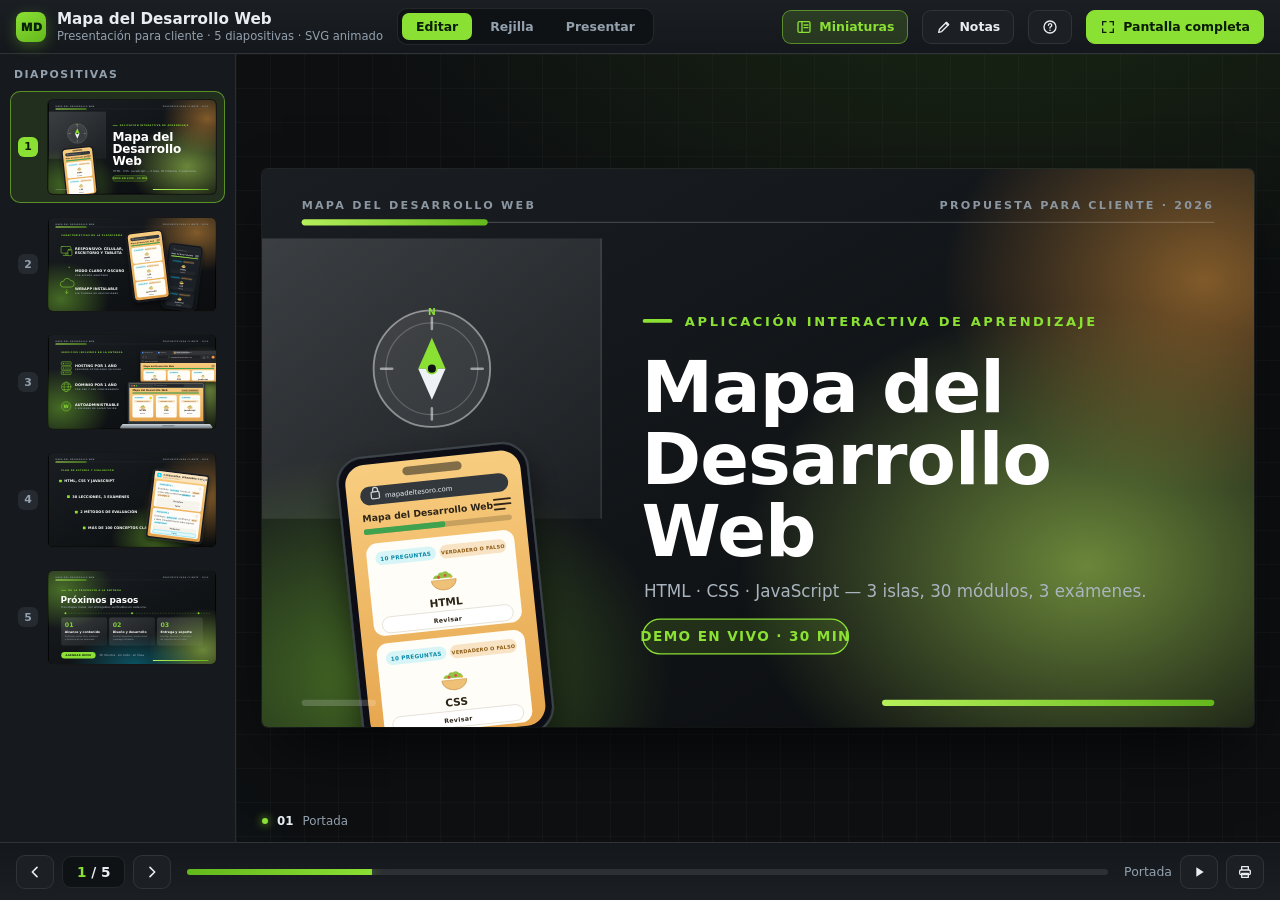
<file: Capturas de presentacion/presentacion-svg.html>
<!DOCTYPE html>
<html lang="es">
<head>
<meta charset="UTF-8">
<meta name="viewport" content="width=device-width, initial-scale=1">
<title>Mapa del Desarrollo Web · Presentación para cliente</title>
<link rel="preconnect" href="https://fonts.googleapis.com">
<link rel="preconnect" href="https://fonts.gstatic.com" crossorigin>
<link href="https://fonts.googleapis.com/css2?family=Archivo:wght@600;700;800;900&display=swap" rel="stylesheet">
<style>
:root{
  --bg:#0d0f11;
  --panel:#16191d;
  --panel2:#1c2025;
  --line:rgba(255,255,255,.09);
  --txt:#e8edf2;
  --dim:#93a0ad;
  --accent:#8be034;
  --accent-dk:#63b81c;
  --cyan:#07CEF5;
  --fd:"Archivo","Arial Black","Segoe UI",sans-serif;
  --fb:"Segoe UI",system-ui,-apple-system,Arial,sans-serif;
  --stage-h:60vh;
  --topbar:54px;
  --navbar:58px;
  --sidebar:236px;
  --notes:0px;
}
*{box-sizing:border-box}
html,body{height:100%}
body{
  margin:0;color:var(--txt);font-family:var(--fb);
  background:
    radial-gradient(1100px 700px at 78% -10%, #1b2a13 0%, transparent 60%),
    radial-gradient(900px 620px at -10% 110%, #10222b 0%, transparent 55%),
    var(--bg);
  display:grid;grid-template-rows:var(--topbar) minmax(0,1fr) var(--navbar);
  overflow:hidden;
}
.defs{position:absolute;width:0;height:0;overflow:hidden}

/* ================= BARRA SUPERIOR ================= */
.topbar{display:flex;align-items:center;gap:14px;padding:0 16px;background:linear-gradient(180deg,#1b1f24,#14171b);border-bottom:1px solid var(--line);z-index:30}
.brand{display:flex;align-items:center;gap:11px;min-width:0}
.mark{width:30px;height:30px;border-radius:8px;flex:none;background:linear-gradient(145deg,var(--accent),var(--accent-dk));display:grid;place-items:center;color:#08210a;font-weight:900;font-size:.76rem;box-shadow:0 4px 14px rgba(139,224,52,.3);font-family:var(--fd)}
.brand h1{margin:0;font-size:.95rem;font-weight:650;white-space:nowrap;overflow:hidden;text-overflow:ellipsis}
.brand p{margin:1px 0 0;font-size:.72rem;color:var(--dim);white-space:nowrap}
.spacer{flex:1}
.tabs{display:flex;gap:4px;background:#0f1215;padding:4px;border-radius:10px;border:1px solid var(--line)}
.tab{border:0;background:transparent;color:var(--dim);font:inherit;font-size:.78rem;font-weight:600;padding:6px 14px;border-radius:7px;cursor:pointer;transition:.18s}
.tab:hover{color:#fff;background:rgba(255,255,255,.06)}
.tab.on{background:var(--accent);color:#0a1c04}
.btn{display:inline-flex;align-items:center;gap:7px;border:1px solid var(--line);background:var(--panel2);color:var(--txt);font:inherit;font-size:.78rem;font-weight:600;padding:8px 13px;border-radius:9px;cursor:pointer;transition:.18s;white-space:nowrap}
.btn:hover{background:#262b31;border-color:rgba(255,255,255,.2);transform:translateY(-1px)}
.btn:active{transform:none}
.btn.primary{background:var(--accent);border-color:var(--accent);color:#0a1c04}
.btn.primary:hover{background:#9bee49}
.btn.icon{padding:8px 10px}
.btn.on{background:rgba(139,224,52,.16);border-color:rgba(139,224,52,.5);color:var(--accent)}
.ic{width:16px;height:16px;display:block;flex:none}

/* ================= ÁREAS ================= */
.workspace{display:grid;grid-template-columns:var(--sidebar) minmax(0,1fr) var(--notes);min-height:0;transition:grid-template-columns .28s ease}
body.no-sidebar{--sidebar:0px}
body.show-notes{--notes:322px}

.sidebar{background:var(--panel);border-right:1px solid var(--line);overflow:auto;padding:12px 10px 18px;scrollbar-width:thin;scrollbar-color:#3a4149 transparent}
body.no-sidebar .sidebar{display:none}
.sidebar h2{font-size:.68rem;letter-spacing:.14em;text-transform:uppercase;color:var(--dim);margin:2px 4px 10px;font-weight:700}
.thumb{display:flex;gap:9px;align-items:center;width:100%;background:transparent;border:1px solid transparent;border-radius:10px;padding:7px;margin-bottom:6px;cursor:pointer;text-align:left;font:inherit;color:var(--txt);transition:.16s}
.thumb:hover{background:rgba(255,255,255,.05)}
.thumb.on{background:rgba(139,224,52,.11);border-color:rgba(139,224,52,.55)}
.thumb-n{flex:none;width:20px;height:20px;border-radius:6px;font-size:.68rem;font-weight:700;display:grid;place-items:center;background:#252a30;color:var(--dim)}
.thumb.on .thumb-n{background:var(--accent);color:#0a1c04}
.thumb-shot{flex:1;aspect-ratio:16/9;border-radius:6px;overflow:hidden;background:#000;border:1px solid var(--line)}
.thumb-shot svg{width:100%;height:100%;display:block}

.stage{position:relative;display:flex;align-items:center;justify-content:center;padding:26px;min-width:0;overflow:hidden;
  background:linear-gradient(rgba(255,255,255,.022) 1px,transparent 1px) 0 0/34px 34px,
             linear-gradient(90deg,rgba(255,255,255,.022) 1px,transparent 1px) 0 0/34px 34px}
.frame{position:relative;width:min(100%,calc(var(--stage-h) * 16 / 9));aspect-ratio:16/9;border-radius:6px;overflow:hidden;background:#0a0c0e;box-shadow:0 30px 70px -20px rgba(0,0,0,.85),0 0 0 1px rgba(255,255,255,.09)}
.deck{position:absolute;inset:0}
.slide{position:absolute;inset:0;opacity:0;transform:translateX(6%) scale(.985);transition:opacity .4s ease,transform .5s cubic-bezier(.22,.61,.36,1);pointer-events:none}
.slide[data-pos="before"]{transform:translateX(-6%) scale(.985)}
.slide.active{opacity:1;transform:none;pointer-events:auto}
.slide .art{width:100%;height:100%;display:block}

.stage-meta{position:absolute;left:26px;bottom:14px;display:flex;align-items:center;gap:9px;font-size:.74rem;color:var(--dim)}
.stage-meta b{color:var(--txt);font-weight:650}
.dot{width:6px;height:6px;border-radius:50%;background:var(--accent);box-shadow:0 0 9px var(--accent)}

.notes{background:var(--panel);border-left:1px solid var(--line);padding:16px 16px 20px;overflow:auto;display:none;flex-direction:column}
body.show-notes .notes{display:flex}
.notes h3{font-size:.68rem;letter-spacing:.14em;text-transform:uppercase;color:var(--accent);margin:0 0 10px;font-weight:700}
.notes .n-title{font-size:.98rem;font-weight:650;margin:0 0 8px}
.notes .n-body{font-size:.85rem;line-height:1.62;color:#c3ccd5;margin:0 0 16px}
.notes ul{margin:0;padding-left:18px;font-size:.83rem;line-height:1.75;color:#c3ccd5}
.notes li::marker{color:var(--accent)}
.notes .hint{margin-top:auto;font-size:.7rem;color:var(--dim);border-top:1px dashed var(--line);padding-top:12px}

/* ================= BARRA INFERIOR ================= */
.navbar{display:flex;align-items:center;gap:16px;padding:0 16px;background:linear-gradient(0deg,#1b1f24,#14171b);border-top:1px solid var(--line);z-index:30}
.nav-group{display:flex;align-items:center;gap:8px}
.counter{font-variant-numeric:tabular-nums;font-weight:700;font-size:.85rem;background:#0f1215;border:1px solid var(--line);padding:7px 14px;border-radius:9px}
.counter span{color:var(--accent)}
.progress{flex:1;height:6px;border-radius:999px;background:rgba(255,255,255,.09);overflow:hidden;position:relative;cursor:pointer}
.progress i{position:absolute;inset:0 auto 0 0;display:block;width:20%;background:linear-gradient(90deg,var(--accent-dk),var(--accent));transition:width .35s cubic-bezier(.22,.61,.36,1);box-shadow:0 0 12px rgba(139,224,52,.6)}
.nav-title{font-size:.78rem;color:var(--dim);max-width:32ch;white-space:nowrap;overflow:hidden;text-overflow:ellipsis}

/* ================= REJILLA ================= */
.overview{position:absolute;inset:0;background:rgba(9,11,13,.96);backdrop-filter:blur(8px);display:none;padding:26px;overflow:auto;z-index:20}
body.mode-overview .overview{display:block}
.ov-grid{display:grid;grid-template-columns:repeat(auto-fill,minmax(250px,1fr));gap:18px}
.ov-card{background:var(--panel);border:1px solid var(--line);border-radius:12px;padding:9px;cursor:pointer;text-align:left;font:inherit;color:var(--txt);transition:.18s}
.ov-card:hover{border-color:var(--accent);transform:translateY(-4px);box-shadow:0 16px 34px -16px rgba(0,0,0,.9)}
.ov-card.on{border-color:var(--accent);box-shadow:0 0 0 2px rgba(139,224,52,.35)}
.ov-card .shot{width:100%;aspect-ratio:16/9;overflow:hidden;border-radius:7px;background:#000}
.ov-card .shot svg{width:100%;height:100%;display:block}
.ov-card p{margin:9px 3px 3px;font-size:.78rem;font-weight:600}
.ov-card small{margin:0 3px 3px;display:block;font-size:.7rem;color:var(--dim)}

/* ================= AYUDA ================= */
.help{position:fixed;inset:0;background:rgba(6,8,9,.82);backdrop-filter:blur(6px);display:none;place-items:center;z-index:60;padding:24px}
body.show-help .help{display:grid}
.help-card{background:var(--panel);border:1px solid var(--line);border-radius:16px;padding:26px 30px;max-width:560px;width:100%;box-shadow:0 40px 90px -30px #000}
.help-card h3{margin:0 0 4px;font-size:1.1rem}
.help-card p.sub{margin:0 0 18px;color:var(--dim);font-size:.82rem}
.keys{display:grid;grid-template-columns:1fr 1fr;gap:9px 22px}
.keys div{display:flex;align-items:center;gap:9px;font-size:.82rem;color:#c3ccd5}
.keys kbd{background:#0f1215;border:1px solid var(--line);border-bottom-width:2px;border-radius:6px;padding:2px 7px;font-size:.72rem;font-weight:700;min-width:26px;text-align:center}
.help-close{margin-top:20px;display:flex;justify-content:flex-end}

/* ================= PRESENTACIÓN ================= */
body.presenting{--topbar:0px;--navbar:0px;--sidebar:0px;--notes:0px}
body.presenting .topbar,body.presenting .navbar,body.presenting .sidebar,body.presenting .notes{display:none}
body.presenting .stage{padding:0;background:#000}
body.presenting .frame{border-radius:0;box-shadow:none;width:min(100vw,calc(var(--stage-h) * 16 / 9))}
body.presenting .stage-meta{opacity:0;transition:opacity .3s}
body.presenting.show-ui .stage-meta{opacity:1}

/* ================= TEXTO SVG ================= */
.art text{font-family:var(--fb)}
.kick{font-size:21px;font-weight:700;letter-spacing:.2em;fill:var(--accent)}
.h1{font-family:var(--fd);font-size:116px;font-weight:900;fill:#fff;letter-spacing:-1.5px}
.h2{font-family:var(--fd);font-size:86px;font-weight:900;fill:#fff;letter-spacing:-1px}
.lead{font-size:27px;fill:#a9b4be}
.chrome{font-size:18px;font-weight:600;fill:#8b96a1;letter-spacing:.2em}
.it{font-size:34px;font-weight:800;fill:#fff;letter-spacing:.4px}
.is{font-size:19px;font-weight:600;fill:#93a0ad;letter-spacing:.16em}
.num{font-family:var(--fd);font-size:60px;font-weight:900;fill:rgba(139,224,52,.9)}
.ct{font-size:30px;font-weight:800;fill:#fff}
.cb{font-size:20px;fill:#98a4ae}
.pill-t{font-size:22px;font-weight:800;fill:var(--accent);letter-spacing:.1em}
.ui-h{font-size:19px;font-weight:800;fill:#3d2f14}
.ui-t{font-size:19px;font-weight:800;fill:#20242a}
.ui-s{font-size:14px;fill:#6b7076}
.ui-btn{font-size:14px;font-weight:700;fill:#fff;letter-spacing:.06em}
.ui-bd{font-size:15px;font-weight:900;fill:var(--cyan);text-anchor:middle}
.dark .ui-h{fill:#e7edf3}
.dark .ui-t{fill:#e7edf3}
.dark .ui-s{fill:#93a0ad}
.q-h{font-size:23px;font-weight:900;fill:#2b2417}
.q-s{font-size:15px;fill:#8a7856}
.q-tag{font-size:15px;font-weight:800;fill:#0788a8;letter-spacing:.1em}
.q-txt{font-size:20px;fill:#2a2e33}
.q-opt{font-size:19px;font-weight:700;fill:#3b4148}
.lap-h{font-size:30px;font-weight:900;fill:#2c2415}
.lap-s{font-size:19px;fill:#7a6a4a}
.lap-c{font-size:26px;font-weight:900;fill:#22262b}
.lap-cs{font-size:16px;fill:#7b6a4a}
.lap-cp{font-size:14px;font-weight:700;fill:#4a4f55}
.br-url{font-size:26px;fill:#33393f}

/* ================= ANIMACIONES SVG ================= */
@keyframes fxUp{from{opacity:0;transform:translateY(30px)}to{opacity:1;transform:none}}
@keyframes fxLeft{from{opacity:0;transform:translateX(-38px)}to{opacity:1;transform:none}}
@keyframes fxRight{from{opacity:0;transform:translateX(38px)}to{opacity:1;transform:none}}
@keyframes fxPop{from{opacity:0;transform:scale(.6)}to{opacity:1;transform:scale(1)}}
@keyframes fxIn{from{opacity:0}to{opacity:1}}
@keyframes draw{from{stroke-dashoffset:var(--len,1600)}to{stroke-dashoffset:0}}
@keyframes barGrow{from{transform:scaleX(0)}to{transform:scaleX(1)}}
@keyframes fillBar{from{transform:scaleX(0)}to{transform:scaleX(var(--s,1))}}
@keyframes spin{to{transform:rotate(360deg)}}
@keyframes floatY{0%,100%{transform:translateY(0)}50%{transform:translateY(-16px)}}
@keyframes drift{0%,100%{transform:translate(0,0) scale(1)}50%{transform:translate(46px,-30px) scale(1.09)}}
@keyframes drift2{0%,100%{transform:translate(0,0) scale(1)}50%{transform:translate(-40px,34px) scale(1.12)}}
@keyframes pulse{0%,100%{opacity:1;transform:scale(1)}50%{opacity:.55;transform:scale(1.5)}}
@keyframes tacoBob{0%,100%{transform:translateY(0) rotate(-2deg)}50%{transform:translateY(-5px) rotate(2deg)}}
@keyframes btnTap{0%,100%{transform:scale(1)}50%{transform:scale(1.045)}}
@keyframes ripple{0%{transform:scale(.55);opacity:.55}100%{transform:scale(2.3);opacity:0}}
@keyframes selPulse{0%,100%{opacity:.9}50%{opacity:.3}}

/* estado base = oculto */
.slide .fx-up,.slide .fx-left,.slide .fx-right,.slide .fx-pop,.slide .fx-in{opacity:0}
.slide .bar-grow{transform:scaleX(0);transform-box:fill-box;transform-origin:left center}
.slide .draw{stroke-dasharray:var(--len,1600);stroke-dashoffset:var(--len,1600)}
.slide .pb{transform:scaleX(0);transform-box:fill-box;transform-origin:left center}

/* se reproducen solo con la diapositiva activa */
.slide.active .fx-up{animation:fxUp .8s cubic-bezier(.22,.61,.36,1) var(--d,0s) both}
.slide.active .fx-left{animation:fxLeft .8s cubic-bezier(.22,.61,.36,1) var(--d,0s) both}
.slide.active .fx-right{animation:fxRight .8s cubic-bezier(.22,.61,.36,1) var(--d,0s) both}
.slide.active .fx-pop{animation:fxPop .6s cubic-bezier(.34,1.56,.64,1) var(--d,0s) both}
.slide.active .fx-in{animation:fxIn .9s ease var(--d,0s) both}
.slide.active .bar-grow{animation:barGrow .95s cubic-bezier(.22,.61,.36,1) var(--d,0s) both}
.slide.active .draw{animation:draw 1.5s cubic-bezier(.4,0,.2,1) var(--d,0s) both}
.slide.active .pb{animation:fillBar 1.1s cubic-bezier(.22,.61,.36,1) var(--d,0s) both}
.slide.active .spin{transform-box:fill-box;transform-origin:center;animation:spin 34s linear infinite}
.slide.active .float-a{animation:floatY 8s ease-in-out infinite}
.slide.active .float-b{animation:floatY 9.5s ease-in-out -3.2s infinite}
.slide.active .float-c{animation:floatY 11s ease-in-out -5s infinite}
.slide.active .drift{transform-box:fill-box;transform-origin:center;animation:drift 26s ease-in-out infinite}
.slide.active .drift2{transform-box:fill-box;transform-origin:center;animation:drift2 32s ease-in-out infinite}
.slide.active .pulse{transform-box:fill-box;transform-origin:center;animation:pulse 2.4s ease-in-out infinite}
.slide.active .taco-bob{transform-box:fill-box;transform-origin:center;animation:tacoBob 3.2s ease-in-out infinite}
.slide.active .btn-tap{transform-box:fill-box;transform-origin:center;animation:btnTap 2.6s ease-in-out var(--d,0s) infinite}
.slide.active .ripple{transform-box:fill-box;transform-origin:center;animation:ripple 2.4s ease-out var(--d,0s) infinite}
.slide.active .sel-pulse{animation:selPulse 1.8s ease-in-out var(--d,0s) infinite}

/* miniaturas / rejilla / impresión: estado final, sin animación */
.thumb .fx-up,.thumb .fx-left,.thumb .fx-right,.thumb .fx-pop,.thumb .fx-in,
.ov-card .fx-up,.ov-card .fx-left,.ov-card .fx-right,.ov-card .fx-pop,.ov-card .fx-in{opacity:1 !important;animation:none !important}
.thumb .bar-grow,.thumb .pb,.ov-card .bar-grow,.ov-card .pb{transform:scaleX(1) !important;animation:none !important}
.thumb .draw,.ov-card .draw{stroke-dashoffset:0 !important;animation:none !important}
.thumb .taco-bob,.thumb .btn-tap,.thumb .sel-pulse,.ov-card .taco-bob,.ov-card .btn-tap,.ov-card .sel-pulse{animation:none !important}
.thumb .ripple,.ov-card .ripple{display:none}

@media (max-width:900px){
  .tabs,.nav-title{display:none}
  .workspace{grid-template-columns:0 minmax(0,1fr) var(--notes)}
  .sidebar{display:none}
  .stage{padding:14px}
  .stage-meta{left:14px}
  .btn .lbl{display:none}
  body.show-notes .notes{position:absolute;right:0;top:var(--topbar);bottom:var(--navbar);width:min(322px,86vw);z-index:25;box-shadow:-20px 0 50px -20px #000}
}

@media (prefers-reduced-motion:reduce){
  .slide *{animation:none !important;transition:none !important}
  .slide .fx-up,.slide .fx-left,.slide .fx-right,.slide .fx-pop,.slide .fx-in{opacity:1}
  .slide .bar-grow,.slide .pb{transform:scaleX(1)}
  .slide .draw{stroke-dashoffset:0}
}

@media print{
  @page{size:landscape;margin:0}
  body{display:block;overflow:visible;background:#fff;height:auto}
  .topbar,.navbar,.sidebar,.notes,.overview,.help,.stage-meta,.defs{display:none !important}
  .workspace{display:block}
  .stage{padding:0;background:#fff;display:block;overflow:visible}
  .frame{width:100% !important;box-shadow:none;border-radius:0;aspect-ratio:auto}
  .deck{position:static}
  .slide{position:relative;opacity:1 !important;transform:none !important;page-break-after:always;break-after:page}
  .slide *{animation:none !important}
  .slide .fx-up,.slide .fx-left,.slide .fx-right,.slide .fx-pop,.slide .fx-in{opacity:1 !important}
  .slide .bar-grow,.slide .pb{transform:scaleX(1) !important}
  .slide .draw{stroke-dashoffset:0 !important}
}
</style>
</head>
<body>

<!-- ============ DEFS COMPARTIDOS ============ -->
<svg class="defs" aria-hidden="true"><defs>
  <linearGradient id="bgBase" x1="0" y1="0" x2="1" y2="1">
    <stop offset="0" stop-color="#1a1e22"/><stop offset=".55" stop-color="#111417"/><stop offset="1" stop-color="#0a0c0e"/>
  </linearGradient>
  <radialGradient id="gGreen"><stop offset="0" stop-color="#b7e85a" stop-opacity=".55"/><stop offset="1" stop-color="#b7e85a" stop-opacity="0"/></radialGradient>
  <radialGradient id="gLime"><stop offset="0" stop-color="#8be034" stop-opacity=".42"/><stop offset="1" stop-color="#8be034" stop-opacity="0"/></radialGradient>
  <radialGradient id="gAmber"><stop offset="0" stop-color="#f0a03c" stop-opacity=".5"/><stop offset="1" stop-color="#f0a03c" stop-opacity="0"/></radialGradient>
  <radialGradient id="gCyan"><stop offset="0" stop-color="#07CEF5" stop-opacity=".35"/><stop offset="1" stop-color="#07CEF5" stop-opacity="0"/></radialGradient>
  <linearGradient id="panelGrad" x1="0" y1="0" x2="1" y2="1">
    <stop offset="0" stop-color="#ffffff" stop-opacity=".15"/><stop offset="1" stop-color="#ffffff" stop-opacity=".04"/>
  </linearGradient>
  <linearGradient id="screenAmber" x1="0" y1="0" x2="0" y2="1">
    <stop offset="0" stop-color="#f8cd80"/><stop offset="1" stop-color="#e6a54d"/>
  </linearGradient>
  <linearGradient id="parchment" x1="0" y1="0" x2="0" y2="1">
    <stop offset="0" stop-color="#F2D194"/><stop offset="1" stop-color="#E4B568"/>
  </linearGradient>
  <linearGradient id="screenNight" x1="0" y1="0" x2="0" y2="1">
    <stop offset="0" stop-color="#20252b"/><stop offset="1" stop-color="#0e1114"/>
  </linearGradient>
  <linearGradient id="greenBar" x1="0" y1="0" x2="1" y2="0">
    <stop offset="0" stop-color="#b6f05a"/><stop offset="1" stop-color="#63b81c"/>
  </linearGradient>
  <linearGradient id="metal" x1="0" y1="0" x2="0" y2="1">
    <stop offset="0" stop-color="#cfd5db"/><stop offset=".5" stop-color="#9aa2aa"/><stop offset="1" stop-color="#6d747b"/>
  </linearGradient>
  <filter id="shadow" x="-35%" y="-35%" width="180%" height="180%">
    <feDropShadow dx="0" dy="26" stdDeviation="26" flood-color="#000" flood-opacity=".6"/>
  </filter>

  <!-- Ilustración del taco (placeholder de concepto de la app) -->
  <g id="taco">
    <path d="M-40 4a40 32 0 0 0 80 0z" fill="#eec177" stroke="#d6a25a" stroke-width="2"/>
    <path d="M-34 -2q4 -14 16 -10 4 -12 16 -8 12 -8 20 4 8 0 12 14z" fill="#93c244"/>
    <circle cx="-16" cy="-6" r="5" fill="#dd5347"/>
    <circle cx="6" cy="-10" r="4.5" fill="#dd5347"/>
    <circle cx="24" cy="-4" r="4" fill="#f0ad2e"/>
    <path d="M-40 4a40 32 0 0 0 80 0" fill="none" stroke="#d6a25a" stroke-width="2"/>
  </g>

  <!-- Moneda de progreso -->
  <g id="coin">
    <circle r="12" fill="#f7df1e" stroke="#d9b30f" stroke-width="2"/>
    <circle r="6" fill="none" stroke="#d9b30f" stroke-width="2"/>
  </g>

  <!-- Recorte para la ventana del navegador (diapositiva 3) -->
  <clipPath id="winClip"><rect x="0" y="0" width="740" height="300" rx="18"/></clipPath>
</defs></svg>

<!-- ============ BARRA SUPERIOR ============ -->
<header class="topbar">
  <div class="brand">
    <div class="mark">MD</div>
    <div>
      <h1>Mapa del Desarrollo Web</h1>
      <p>Presentación para cliente · 5 diapositivas · SVG animado</p>
    </div>
  </div>
  <nav class="tabs" aria-label="Vistas">
    <button class="tab on" data-view="edit">Editar</button>
    <button class="tab" data-view="overview">Rejilla</button>
    <button class="tab" data-view="present">Presentar</button>
  </nav>
  <div class="spacer"></div>
  <button class="btn on" id="btnSidebar" title="Miniaturas">
    <svg class="ic" viewBox="0 0 24 24" fill="none" stroke="currentColor" stroke-width="2" stroke-linecap="round"><rect x="3" y="4" width="18" height="16" rx="2"/><line x1="9" y1="4" x2="9" y2="20"/><line x1="12" y1="9" x2="18" y2="9"/><line x1="12" y1="13" x2="18" y2="13"/></svg>
    <span class="lbl">Miniaturas</span>
  </button>
  <button class="btn" id="btnNotes" title="Notas del orador (N)">
    <svg class="ic" viewBox="0 0 24 24" fill="none" stroke="currentColor" stroke-width="2" stroke-linecap="round" stroke-linejoin="round"><path d="M4 20l4.5-1.2L19 8.3 15.7 5 5.2 15.5z"/><line x1="14.5" y1="6.2" x2="17.8" y2="9.5"/></svg>
    <span class="lbl">Notas</span>
  </button>
  <button class="btn" id="btnHelp" title="Atajos de teclado">
    <svg class="ic" viewBox="0 0 24 24" fill="none" stroke="currentColor" stroke-width="2"><circle cx="12" cy="12" r="9"/><path d="M9.6 9.4a2.5 2.5 0 1 1 3.2 2.4c-.6.2-.8.7-.8 1.3v.4" stroke-linecap="round"/><circle cx="12" cy="17" r="1.1" fill="currentColor" stroke="none"/></svg>
  </button>
  <button class="btn primary" id="btnFull" title="Pantalla completa (F)">
    <svg class="ic" viewBox="0 0 24 24" fill="none" stroke="currentColor" stroke-width="2" stroke-linecap="round"><path d="M4 9V4h5M20 9V4h-5M4 15v5h5M20 15v5h-5"/></svg>
    <span class="lbl">Pantalla completa</span>
  </button>
</header>

<!-- ============ ÁREAS ============ -->
<div class="workspace">
  <aside class="sidebar" id="sidebar">
    <h2>Diapositivas</h2>
    <div id="thumbList"></div>
  </aside>

  <main class="stage" id="stage">
    <div class="frame">
      <div class="deck" id="deck">

        <!-- ==================== 01 · PORTADA ==================== -->
        <section class="slide">
          <svg class="art" viewBox="0 0 1600 900" role="img" aria-label="Portada: Mapa del Desarrollo Web">
            <rect width="1600" height="900" fill="url(#bgBase)"/>
            <ellipse class="drift" cx="1330" cy="640" rx="560" ry="420" fill="url(#gGreen)"/>
            <ellipse class="drift2" cx="1520" cy="180" rx="420" ry="340" fill="url(#gAmber)"/>
            <ellipse class="drift2" cx="180" cy="820" rx="480" ry="360" fill="url(#gLime)"/>

            <g class="fx-left" style="--d:.15s">
              <rect x="0" y="112" width="548" height="452" fill="url(#panelGrad)"/>
              <rect x="546" y="112" width="2" height="452" fill="#ffffff" opacity=".14"/>
            </g>

            <g class="fx-pop" style="--d:.55s">
              <g class="spin">
                <circle cx="274" cy="322" r="94" fill="rgba(255,255,255,.07)" stroke="#ffffff" stroke-opacity=".45" stroke-width="3"/>
                <circle cx="274" cy="322" r="74" fill="none" stroke="#ffffff" stroke-opacity=".2" stroke-width="2"/>
                <g stroke="#ffffff" stroke-opacity=".5" stroke-width="4" stroke-linecap="round">
                  <line x1="274" y1="240" x2="274" y2="258"/>
                  <line x1="274" y1="386" x2="274" y2="404"/>
                  <line x1="192" y1="322" x2="210" y2="322"/>
                  <line x1="338" y1="322" x2="356" y2="322"/>
                </g>
              </g>
              <polygon points="274,272 296,322 252,322" fill="#8be034"/>
              <polygon points="274,372 296,322 252,322" fill="#eef2f6"/>
              <circle cx="274" cy="322" r="8" fill="#0f1215" stroke="#8be034" stroke-width="3"/>
              <text x="274" y="236" text-anchor="middle" font-size="15" font-weight="800" fill="#8be034">N</text>
            </g>

            <g class="fx-up" style="--d:.85s">
              <g transform="translate(118,470) rotate(-6)">
                <rect x="0" y="0" width="308" height="470" rx="42" fill="#0d1013" stroke="#3d444b" stroke-width="3" filter="url(#shadow)"/>
                <rect x="12" y="12" width="284" height="446" rx="32" fill="url(#screenAmber)"/>
                <rect x="106" y="22" width="96" height="14" rx="7" fill="#0d1013" opacity=".5"/>

                <!-- barra del navegador -->
                <rect x="34" y="48" width="240" height="30" rx="15" fill="#33383d"/>
                <g stroke="#cfd6dc" stroke-width="2" fill="none">
                  <rect x="52" y="57" width="13" height="11" rx="2"/>
                  <path d="M55 57v-3a4 4 0 0 1 8 0v3"/>
                </g>
                <text x="74" y="68" font-size="11" fill="#e7edf3">mapadeltesoro.com</text>

                <!-- encabezado de la app -->
                <text x="34" y="104" font-size="15" font-weight="800" fill="#2b2417">Mapa del Desarrollo Web</text>
                <g stroke="#2b2417" stroke-width="3" stroke-linecap="round">
                  <line x1="248" y1="90" x2="274" y2="90"/>
                  <line x1="248" y1="98" x2="274" y2="98"/>
                  <line x1="248" y1="106" x2="264" y2="106"/>
                </g>

                <!-- progreso general -->
                <rect x="34" y="116" width="240" height="9" rx="4.5" fill="#000" opacity=".18"/>
                <rect class="pb" x="34" y="116" width="240" height="9" rx="4.5" fill="#3ea24f" style="--s:.55;--d:1.2s"/>

                <!-- tarjeta HTML -->
                <rect x="34" y="140" width="240" height="150" rx="18" fill="#fffdf7"/>
                <rect x="48" y="154" width="98" height="22" rx="11" fill="rgba(7,206,245,.16)"/>
                <text x="97" y="169" text-anchor="middle" font-size="9" font-weight="800" fill="#0788a8" letter-spacing=".5">10 PREGUNTAS</text>
                <rect x="152" y="154" width="108" height="22" rx="11" fill="rgba(230,165,77,.3)"/>
                <text x="206" y="169" text-anchor="middle" font-size="8" font-weight="800" fill="#8a5a12" letter-spacing=".4">VERDADERO O FALSO</text>
                <g transform="translate(154,208) scale(.5)"><g class="taco-bob"><use href="#taco"/></g></g>
                <text x="154" y="252" text-anchor="middle" font-size="17" font-weight="900" fill="#2b2417">HTML</text>
                <rect x="48" y="260" width="212" height="26" rx="13" fill="#ffffff" stroke="#e6e2d8" stroke-width="1.5"/>
                <text x="154" y="278" text-anchor="middle" font-size="10" font-weight="800" fill="#2b2417" letter-spacing=".6">Revisar</text>

                <!-- tarjeta CSS -->
                <rect x="34" y="302" width="240" height="150" rx="18" fill="#fffdf7"/>
                <rect x="48" y="316" width="98" height="22" rx="11" fill="rgba(7,206,245,.16)"/>
                <text x="97" y="331" text-anchor="middle" font-size="9" font-weight="800" fill="#0788a8" letter-spacing=".5">10 PREGUNTAS</text>
                <rect x="152" y="316" width="108" height="22" rx="11" fill="rgba(230,165,77,.3)"/>
                <text x="206" y="331" text-anchor="middle" font-size="8" font-weight="800" fill="#8a5a12" letter-spacing=".4">VERDADERO O FALSO</text>
                <g transform="translate(154,370) scale(.5)"><g class="taco-bob" style="animation-delay:.6s"><use href="#taco"/></g></g>
                <text x="154" y="414" text-anchor="middle" font-size="17" font-weight="900" fill="#2b2417">CSS</text>
                <rect x="48" y="422" width="212" height="26" rx="13" fill="#ffffff" stroke="#e6e2d8" stroke-width="1.5"/>
                <text x="154" y="440" text-anchor="middle" font-size="10" font-weight="800" fill="#2b2417" letter-spacing=".6">Revisar</text>
              </g>
            </g>

            <text x="64" y="64" class="chrome fx-in" style="--d:.1s">MAPA DEL DESARROLLO WEB</text>
            <text x="1536" y="64" class="chrome fx-in" text-anchor="end" style="--d:.1s">PROPUESTA PARA CLIENTE · 2026</text>
            <line x1="64" y1="86" x2="1536" y2="86" stroke="#ffffff" stroke-opacity=".18" stroke-width="2" class="draw" style="--len:1480;--d:.2s"/>
            <rect x="64" y="81" width="300" height="10" rx="5" fill="url(#greenBar)" class="bar-grow" style="--d:.75s"/>

            <rect x="614" y="242" width="48" height="6" rx="3" fill="#8be034" class="bar-grow" style="--d:.5s"/>
            <text x="682" y="254" class="kick fx-up" style="--d:.55s">APLICACIÓN INTERACTIVA DE APRENDIZAJE</text>
            <text x="612" y="392" class="h1 fx-up" style="--d:.7s">Mapa del</text>
            <text x="612" y="508" class="h1 fx-up" style="--d:.82s">Desarrollo</text>
            <text x="612" y="624" class="h1 fx-up" style="--d:.94s">Web</text>
            <text x="616" y="690" class="lead fx-up" style="--d:1.1s">HTML · CSS · JavaScript — 3 islas, 30 módulos, 3 exámenes.</text>
            <g class="fx-up" style="--d:1.25s">
              <rect x="614" y="726" width="332" height="56" rx="28" fill="rgba(139,224,52,.14)" stroke="#8be034" stroke-width="2"/>
              <text x="780" y="762" class="pill-t" text-anchor="middle">DEMO EN VIVO · 30 MIN</text>
            </g>

            <rect x="64" y="856" width="120" height="10" rx="5" fill="#ffffff" opacity=".18" class="bar-grow" style="--d:1.3s"/>
            <rect x="1000" y="856" width="536" height="10" rx="5" fill="url(#greenBar)" class="bar-grow" style="--d:1.4s"/>
          </svg>
        </section>

        <!-- ==================== 02 · CARACTERÍSTICAS ==================== -->
        <section class="slide">
          <svg class="art" viewBox="0 0 1600 900" role="img" aria-label="Características de la plataforma">
            <rect width="1600" height="900" fill="url(#bgBase)"/>
            <ellipse class="drift" cx="1420" cy="140" rx="520" ry="380" fill="url(#gAmber)"/>
            <ellipse class="drift2" cx="120" cy="780" rx="460" ry="360" fill="url(#gLime)"/>

            <text x="64" y="64" class="chrome fx-in" style="--d:.1s">MAPA DEL DESARROLLO WEB</text>
            <text x="1536" y="64" class="chrome fx-in" text-anchor="end" style="--d:.1s">PROPUESTA PARA CLIENTE · 2026</text>
            <line x1="64" y1="86" x2="1536" y2="86" stroke="#ffffff" stroke-opacity=".18" stroke-width="2" class="draw" style="--len:1480;--d:.2s"/>
            <rect x="64" y="81" width="300" height="10" rx="5" fill="url(#greenBar)" class="bar-grow" style="--d:.7s"/>

            <text x="120" y="176" class="kick fx-up" style="--d:.35s">CARACTERÍSTICAS DE LA PLATAFORMA</text>

            <g class="fx-left" style="--d:.5s">
              <g fill="none" stroke="#8be034" stroke-width="5" stroke-linecap="round" stroke-linejoin="round">
                <rect x="118" y="274" width="94" height="64" rx="9"/>
                <path d="M165 338v20M139 360h52"/>
                <rect x="184" y="302" width="38" height="60" rx="9" fill="#0e1114"/>
                <line x1="194" y1="312" x2="212" y2="312" stroke-width="4"/>
              </g>
              <text x="252" y="306" class="it">RESPONSIVO: CELULAR,</text>
              <text x="252" y="348" class="it">ESCRITORIO Y TABLETA</text>
            </g>

            <g class="fx-left" style="--d:.72s">
              <path d="M176 466a44 44 0 1 0 0 88 36 36 0 1 1 0-88z" fill="#8be034"/>
              <circle cx="196" cy="474" r="7" fill="#8be034" opacity=".7"/>
              <text x="252" y="522" class="it">MODO CLARO Y OSCURO</text>
              <text x="252" y="556" class="is">CON ACENTO ADAPTADO</text>
            </g>

            <g class="fx-left" style="--d:.94s">
              <path d="M136 664a28 28 0 0 1 6-56 36 36 0 0 1 68-6 26 26 0 0 1 6 62z" fill="none" stroke="#8be034" stroke-width="5" stroke-linejoin="round"/>
              <path d="M172 692v32M158 712l14 14 14-14" fill="none" stroke="#8be034" stroke-width="5" stroke-linecap="round" stroke-linejoin="round"/>
              <text x="252" y="696" class="it">WEBAPP INSTALABLE</text>
              <text x="252" y="730" class="is">SIN TIENDAS DE APLICACIONES</text>
            </g>

            <!-- teléfono oscuro (atrás) -->
            <g class="fx-in" style="--d:1.05s">
              <g transform="translate(1158,236) rotate(7)">
                <g class="float-b">
                  <rect x="0" y="0" width="330" height="624" rx="44" fill="#0d1013" stroke="#3d444b" stroke-width="3" filter="url(#shadow)"/>
                  <rect x="12" y="12" width="306" height="600" rx="34" fill="url(#screenNight)"/>

                  <!-- barra del navegador -->
                  <rect x="34" y="46" width="262" height="30" rx="15" fill="#22262b"/>
                  <g stroke="#8b96a1" stroke-width="2" fill="none">
                    <rect x="52" y="55" width="13" height="11" rx="2"/>
                    <path d="M55 55v-3a4 4 0 0 1 8 0v3"/>
                  </g>
                  <text x="74" y="66" font-size="10.5" fill="#c3ccd5">mapadeltesoro.com</text>

                  <!-- encabezado de la app -->
                  <text x="34" y="104" font-size="15" font-weight="800" fill="#e7edf3">Mapa del Desarrollo Web</text>
                  <g stroke="#e7edf3" stroke-width="3" stroke-linecap="round">
                    <line x1="268" y1="92" x2="294" y2="92"/>
                    <line x1="268" y1="100" x2="294" y2="100"/>
                    <line x1="268" y1="108" x2="284" y2="108"/>
                  </g>
                  <rect x="34" y="118" width="262" height="9" rx="4.5" fill="#ffffff" opacity=".16"/>
                  <rect class="pb" x="34" y="118" width="262" height="9" rx="4.5" fill="#8be034" style="--s:.45;--d:1.5s"/>

                  <!-- tarjeta HTML -->
                  <rect x="34" y="142" width="262" height="146" rx="18" fill="#1b2026" stroke="#2c333a" stroke-width="1.5"/>
                  <rect x="50" y="156" width="98" height="22" rx="11" fill="rgba(7,206,245,.18)"/>
                  <text x="99" y="171" text-anchor="middle" font-size="9" font-weight="800" fill="#07CEF5" letter-spacing=".5">10 PREGUNTAS</text>
                  <rect x="154" y="156" width="110" height="22" rx="11" fill="rgba(230,165,77,.22)"/>
                  <text x="209" y="171" text-anchor="middle" font-size="8" font-weight="800" fill="#e0a94f" letter-spacing=".4">VERDADERO O FALSO</text>
                  <g transform="translate(165,208) scale(.5)"><g class="taco-bob"><use href="#taco"/></g></g>
                  <text x="165" y="250" text-anchor="middle" font-size="17" font-weight="900" fill="#e7edf3">HTML</text>
                  <rect x="50" y="256" width="230" height="24" rx="12" fill="#22262b" stroke="#3a4046" stroke-width="1.5"/>
                  <text x="165" y="273" text-anchor="middle" font-size="9.5" font-weight="800" fill="#e7edf3" letter-spacing=".6">Revisar</text>

                  <!-- tarjeta CSS -->
                  <rect x="34" y="300" width="262" height="146" rx="18" fill="#1b2026" stroke="#2c333a" stroke-width="1.5"/>
                  <rect x="50" y="314" width="98" height="22" rx="11" fill="rgba(7,206,245,.18)"/>
                  <text x="99" y="329" text-anchor="middle" font-size="9" font-weight="800" fill="#07CEF5" letter-spacing=".5">10 PREGUNTAS</text>
                  <rect x="154" y="314" width="110" height="22" rx="11" fill="rgba(230,165,77,.22)"/>
                  <text x="209" y="329" text-anchor="middle" font-size="8" font-weight="800" fill="#e0a94f" letter-spacing=".4">VERDADERO O FALSO</text>
                  <g transform="translate(165,366) scale(.5)"><g class="taco-bob" style="animation-delay:.7s"><use href="#taco"/></g></g>
                  <text x="165" y="408" text-anchor="middle" font-size="17" font-weight="900" fill="#e7edf3">CSS</text>
                  <rect x="50" y="414" width="230" height="24" rx="12" fill="#22262b" stroke="#3a4046" stroke-width="1.5"/>
                  <text x="165" y="431" text-anchor="middle" font-size="9.5" font-weight="800" fill="#e7edf3" letter-spacing=".6">Revisar</text>

                  <!-- tarjeta JavaScript -->
                  <rect x="34" y="458" width="262" height="146" rx="18" fill="#1b2026" stroke="#2c333a" stroke-width="1.5"/>
                  <rect x="50" y="472" width="98" height="22" rx="11" fill="rgba(7,206,245,.18)"/>
                  <text x="99" y="487" text-anchor="middle" font-size="9" font-weight="800" fill="#07CEF5" letter-spacing=".5">10 PREGUNTAS</text>
                  <rect x="154" y="472" width="110" height="22" rx="11" fill="rgba(230,165,77,.22)"/>
                  <text x="209" y="487" text-anchor="middle" font-size="8" font-weight="800" fill="#e0a94f" letter-spacing=".4">VERDADERO O FALSO</text>
                  <g transform="translate(165,524) scale(.5)"><g class="taco-bob" style="animation-delay:1.4s"><use href="#taco"/></g></g>
                  <text x="165" y="566" text-anchor="middle" font-size="15" font-weight="900" fill="#e7edf3">JavaScript</text>
                  <rect x="50" y="572" width="230" height="24" rx="12" fill="#22262b" stroke="#3a4046" stroke-width="1.5"/>
                  <text x="165" y="589" text-anchor="middle" font-size="9.5" font-weight="800" fill="#e7edf3" letter-spacing=".6">Revisar</text>
                </g>
              </g>
            </g>

            <!-- teléfono claro (delante) -->
            <g class="fx-in" style="--d:1.2s">
              <g transform="translate(742,150) rotate(-7)">
                <g class="float-a">
                  <rect x="0" y="0" width="350" height="664" rx="46" fill="#0d1013" stroke="#454c53" stroke-width="3" filter="url(#shadow)"/>
                  <rect x="12" y="12" width="326" height="640" rx="36" fill="url(#screenAmber)"/>

                  <!-- barra del navegador -->
                  <rect x="34" y="48" width="282" height="32" rx="16" fill="#33383d"/>
                  <g stroke="#cfd6dc" stroke-width="2" fill="none">
                    <rect x="54" y="58" width="13" height="11" rx="2"/>
                    <path d="M57 58v-3a4 4 0 0 1 8 0v3"/>
                  </g>
                  <text x="76" y="69" font-size="11" fill="#e7edf3">mapadeltesoro.com</text>

                  <!-- encabezado de la app -->
                  <text x="34" y="108" font-size="16" font-weight="800" fill="#2b2417">Mapa del Desarrollo Web</text>
                  <g stroke="#2b2417" stroke-width="3" stroke-linecap="round">
                    <line x1="288" y1="94" x2="316" y2="94"/>
                    <line x1="288" y1="102" x2="316" y2="102"/>
                    <line x1="288" y1="110" x2="304" y2="110"/>
                  </g>
                  <rect x="34" y="120" width="282" height="10" rx="5" fill="#000" opacity=".18"/>
                  <rect class="pb" x="34" y="120" width="282" height="10" rx="5" fill="#3ea24f" style="--s:.66;--d:1.35s"/>

                  <!-- tarjeta HTML -->
                  <g class="fx-up" style="--d:1.4s">
                    <rect x="34" y="146" width="282" height="152" rx="18" fill="#fffdf7"/>
                    <rect x="50" y="160" width="104" height="24" rx="12" fill="rgba(7,206,245,.16)"/>
                    <text x="102" y="177" text-anchor="middle" font-size="10" font-weight="800" fill="#0788a8" letter-spacing=".5">10 PREGUNTAS</text>
                    <rect x="160" y="160" width="116" height="24" rx="12" fill="rgba(230,165,77,.3)"/>
                    <text x="218" y="177" text-anchor="middle" font-size="9" font-weight="800" fill="#8a5a12" letter-spacing=".4">VERDADERO O FALSO</text>
                    <g transform="translate(175,216) scale(.52)"><g class="taco-bob"><use href="#taco"/></g></g>
                    <text x="175" y="260" text-anchor="middle" font-size="18" font-weight="900" fill="#2b2417">HTML</text>
                    <rect x="50" y="268" width="250" height="26" rx="13" fill="#ffffff" stroke="#e6e2d8" stroke-width="1.5"/>
                    <text x="175" y="286" text-anchor="middle" font-size="10" font-weight="800" fill="#2b2417" letter-spacing=".6">Revisar</text>
                  </g>

                  <!-- tarjeta CSS -->
                  <g class="fx-up" style="--d:1.55s">
                    <rect x="34" y="310" width="282" height="152" rx="18" fill="#fffdf7"/>
                    <rect x="50" y="324" width="104" height="24" rx="12" fill="rgba(7,206,245,.16)"/>
                    <text x="102" y="341" text-anchor="middle" font-size="10" font-weight="800" fill="#0788a8" letter-spacing=".5">10 PREGUNTAS</text>
                    <rect x="160" y="324" width="116" height="24" rx="12" fill="rgba(230,165,77,.3)"/>
                    <text x="218" y="341" text-anchor="middle" font-size="9" font-weight="800" fill="#8a5a12" letter-spacing=".4">VERDADERO O FALSO</text>
                    <g transform="translate(175,380) scale(.52)"><g class="taco-bob" style="animation-delay:.5s"><use href="#taco"/></g></g>
                    <text x="175" y="424" text-anchor="middle" font-size="18" font-weight="900" fill="#2b2417">CSS</text>
                    <rect x="50" y="432" width="250" height="26" rx="13" fill="#ffffff" stroke="#e6e2d8" stroke-width="1.5"/>
                    <text x="175" y="450" text-anchor="middle" font-size="10" font-weight="800" fill="#2b2417" letter-spacing=".6">Revisar</text>
                  </g>

                  <!-- tarjeta JavaScript -->
                  <g class="fx-up" style="--d:1.7s">
                    <rect x="34" y="474" width="282" height="152" rx="18" fill="#fffdf7"/>
                    <rect x="50" y="488" width="104" height="24" rx="12" fill="rgba(7,206,245,.16)"/>
                    <text x="102" y="505" text-anchor="middle" font-size="10" font-weight="800" fill="#0788a8" letter-spacing=".5">10 PREGUNTAS</text>
                    <rect x="160" y="488" width="116" height="24" rx="12" fill="rgba(230,165,77,.3)"/>
                    <text x="218" y="505" text-anchor="middle" font-size="9" font-weight="800" fill="#8a5a12" letter-spacing=".4">VERDADERO O FALSO</text>
                    <g transform="translate(175,544) scale(.52)"><g class="taco-bob" style="animation-delay:1s"><use href="#taco"/></g></g>
                    <text x="175" y="588" text-anchor="middle" font-size="18" font-weight="900" fill="#2b2417">JavaScript</text>
                    <rect x="50" y="596" width="250" height="26" rx="13" fill="#ffffff" stroke="#e6e2d8" stroke-width="1.5"/>
                    <circle class="ripple" cx="175" cy="609" r="20" fill="rgba(7,206,245,.35)" style="--d:2s"/>
                    <text x="175" y="614" text-anchor="middle" font-size="10" font-weight="800" fill="#2b2417" letter-spacing=".6">Revisar</text>
                  </g>
                </g>
              </g>
            </g>
          </svg>
        </section>

        <!-- ==================== 03 · SERVICIOS ==================== -->
        <section class="slide">
          <svg class="art" viewBox="0 0 1600 900" role="img" aria-label="Servicios incluidos en la entrega">
            <rect width="1600" height="900" fill="url(#bgBase)"/>
            <ellipse class="drift2" cx="120" cy="700" rx="460" ry="380" fill="url(#gLime)"/>
            <ellipse class="drift" cx="1480" cy="520" rx="480" ry="420" fill="url(#gGreen)"/>

            <text x="64" y="64" class="chrome fx-in" style="--d:.1s">MAPA DEL DESARROLLO WEB</text>
            <text x="1536" y="64" class="chrome fx-in" text-anchor="end" style="--d:.1s">PROPUESTA PARA CLIENTE · 2026</text>
            <line x1="64" y1="86" x2="1536" y2="86" stroke="#ffffff" stroke-opacity=".18" stroke-width="2" class="draw" style="--len:1480;--d:.2s"/>
            <rect x="64" y="81" width="300" height="10" rx="5" fill="url(#greenBar)" class="bar-grow" style="--d:.7s"/>

            <text x="120" y="176" class="kick fx-up" style="--d:.35s">SERVICIOS INCLUIDOS EN LA ENTREGA</text>

            <!-- hosting -->
            <g class="fx-left" style="--d:.5s">
              <g fill="rgba(139,224,52,.12)" stroke="#8be034" stroke-width="4">
                <rect x="120" y="256" width="96" height="36" rx="10"/>
                <rect x="120" y="300" width="96" height="36" rx="10"/>
                <rect x="120" y="344" width="96" height="36" rx="10"/>
              </g>
              <g fill="#8be034">
                <circle cx="140" cy="274" r="5"/><circle cx="140" cy="318" r="5"/><circle cx="140" cy="362" r="5"/>
              </g>
              <g stroke="#8be034" stroke-width="4" stroke-linecap="round" opacity=".65">
                <line x1="158" y1="274" x2="200" y2="274"/>
                <line x1="158" y1="318" x2="200" y2="318"/>
                <line x1="158" y1="362" x2="200" y2="362"/>
              </g>
              <text x="252" y="306" class="it">HOSTING POR 1 AÑO</text>
              <text x="252" y="340" class="is">SERVIDOR OPTIMIZADO INCLUIDO</text>
            </g>

            <!-- dominio -->
            <g class="fx-left" style="--d:.72s">
              <g fill="none" stroke="#8be034" stroke-width="4" stroke-linecap="round">
                <circle cx="168" cy="498" r="45"/>
                <ellipse cx="168" cy="498" rx="20" ry="45"/>
                <line x1="123" y1="498" x2="213" y2="498"/>
                <line x1="133" y1="472" x2="203" y2="472"/>
                <line x1="133" y1="524" x2="203" y2="524"/>
              </g>
              <text x="252" y="494" class="it">DOMINIO POR 1 AÑO</text>
              <text x="252" y="528" class="is">CON GEO Y SEO CONFIGURADOS</text>
            </g>

            <!-- autoadministrable -->
            <g class="fx-left" style="--d:.94s">
              <circle cx="168" cy="686" r="45" fill="rgba(139,224,52,.1)" stroke="#8be034" stroke-width="4"/>
              <text x="168" y="704" text-anchor="middle" font-family="var(--fd)" font-size="46" font-weight="900" fill="#8be034">W</text>
              <text x="252" y="682" class="it">AUTOADMINISTRABLE</text>
              <text x="252" y="716" class="is">2 SESIONES DE CAPACITACIÓN</text>
            </g>

            <!-- ventana del navegador (estilo Safari / Chrome oscuro) -->
            <g class="fx-in" style="--d:.6s">
              <g transform="translate(880,150)">
                <rect x="0" y="0" width="740" height="300" rx="18" fill="#202124" filter="url(#shadow)"/>

                <g clip-path="url(#winClip)">
                  <!-- ===== CONTENIDO: la app en vivo ===== -->
                  <rect x="0" y="118" width="740" height="182" fill="url(#screenAmber)"/>
                  <text x="30" y="154" font-size="21" font-weight="800" fill="#2b2417">Mapa del Desarrollo Web</text>
                  <g stroke="#2b2417" stroke-width="3" stroke-linecap="round">
                    <line x1="688" y1="142" x2="712" y2="142"/>
                    <line x1="688" y1="150" x2="712" y2="150"/>
                    <line x1="688" y1="158" x2="702" y2="158"/>
                  </g>
                  <rect x="30" y="168" width="680" height="9" rx="4.5" fill="#000" opacity=".18"/>
                  <rect class="pb" x="30" y="168" width="680" height="9" rx="4.5" fill="#3ea24f" style="--s:.6;--d:1.2s"/>

                  <!-- tarjeta HTML -->
                  <rect x="30" y="190" width="216" height="98" rx="16" fill="#fffdf7"/>
                  <rect x="44" y="202" width="92" height="20" rx="10" fill="rgba(7,206,245,.16)"/>
                  <text x="90" y="216" text-anchor="middle" font-size="8.5" font-weight="800" fill="#0788a8" letter-spacing=".4">10 PREGUNTAS</text>
                  <g transform="translate(138,244) scale(.4)"><g class="taco-bob"><use href="#taco"/></g></g>
                  <text x="138" y="278" text-anchor="middle" font-size="19" font-weight="900" fill="#2b2417">HTML</text>

                  <!-- tarjeta CSS -->
                  <rect x="262" y="190" width="216" height="98" rx="16" fill="#fffdf7"/>
                  <rect x="276" y="202" width="92" height="20" rx="10" fill="rgba(7,206,245,.16)"/>
                  <text x="322" y="216" text-anchor="middle" font-size="8.5" font-weight="800" fill="#0788a8" letter-spacing=".4">10 PREGUNTAS</text>
                  <g transform="translate(370,244) scale(.4)"><g class="taco-bob" style="animation-delay:.5s"><use href="#taco"/></g></g>
                  <text x="370" y="278" text-anchor="middle" font-size="19" font-weight="900" fill="#2b2417">CSS</text>

                  <!-- tarjeta JavaScript -->
                  <rect x="494" y="190" width="216" height="98" rx="16" fill="#fffdf7"/>
                  <rect x="508" y="202" width="92" height="20" rx="10" fill="rgba(7,206,245,.16)"/>
                  <text x="554" y="216" text-anchor="middle" font-size="8.5" font-weight="800" fill="#0788a8" letter-spacing=".4">10 PREGUNTAS</text>
                  <g transform="translate(602,244) scale(.4)"><g class="taco-bob" style="animation-delay:1s"><use href="#taco"/></g></g>
                  <text x="602" y="278" text-anchor="middle" font-size="17" font-weight="900" fill="#2b2417">JavaScript</text>

                  <!-- ===== CHROME / SAFARI ===== -->
                  <!-- barra de pestañas -->
                  <rect x="0" y="0" width="740" height="40" fill="#35363a"/>
                  <rect x="6" y="5" width="148" height="30" rx="8" fill="#2b2c30"/>
                  <rect x="16" y="12" width="16" height="16" rx="4" fill="#1877f2"/>
                  <text x="24" y="24" text-anchor="middle" font-size="11" font-weight="800" fill="#fff">f</text>
                  <text x="40" y="25" font-size="11.5" fill="#cfd2d6">facebook.com</text>
                  <rect x="160" y="5" width="148" height="30" rx="8" fill="#2b2c30"/>
                  <rect x="170" y="12" width="16" height="16" rx="4" fill="#4285f4"/>
                  <text x="178" y="24" text-anchor="middle" font-size="10" font-weight="800" fill="#fff">G</text>
                  <text x="194" y="25" font-size="11.5" fill="#cfd2d6">Traductor</text>
                  <rect x="314" y="5" width="150" height="30" rx="8" fill="#4a4c51"/>
                  <rect x="324" y="12" width="16" height="16" rx="4" fill="#eec177"/>
                  <text x="332" y="24" text-anchor="middle" font-size="10" font-weight="800" fill="#2b2417">M</text>
                  <text x="348" y="25" font-size="11.5" font-weight="600" fill="#ffffff">Mapa del desarrollo...</text>
                  <text x="482" y="26" font-size="17" fill="#9aa0a6">+</text>

                  <!-- barra de herramientas -->
                  <rect x="0" y="40" width="740" height="46" fill="#2b2c30"/>
                  <g fill="none" stroke="#cfd2d6" stroke-width="2.2" stroke-linecap="round" stroke-linejoin="round">
                    <path d="M30 56l-8 7 8 7"/>
                    <path d="M52 56l8 7-8 7"/>
                  </g>
                  <rect x="160" y="47" width="420" height="32" rx="16" fill="#202124"/>
                  <g fill="none" stroke="#34a853" stroke-width="2">
                    <rect x="269" y="60" width="13" height="10" rx="2"/>
                    <path d="M271.5 60v-2.8a4 4 0 0 1 8 0V60"/>
                  </g>
                  <text x="292" y="70" font-size="15" fill="#e8eaed">mapadeldesarrolloweb.com</text>
                  <path d="M612 56l3.4 6.9 7.6 1.1-5.5 5.4 1.3 7.6-6.8-3.6-6.8 3.6 1.3-7.6-5.5-5.4 7.6-1.1z" fill="none" stroke="#cfd2d6" stroke-width="1.6" stroke-linejoin="round"/>
                  <path d="M648 61h-2.5a2.4 2.4 0 0 0 0 4.8h1v1.7a2.4 2.4 0 0 0 4.8 0v-1.7h1a2.4 2.4 0 0 0 0-4.8h-1v-1.7a2.4 2.4 0 0 0-4.8 0z" fill="none" stroke="#cfd2d6" stroke-width="1.6" stroke-linejoin="round"/>
                  <circle cx="700" cy="63" r="14" fill="#f28b30"/>
                  <path d="M694 66l4-4 4 4M694 61l4-4 4 4" fill="none" stroke="#fff" stroke-width="1.8" stroke-linecap="round" stroke-linejoin="round"/>

                  <!-- barra de marcadores -->
                  <rect x="0" y="86" width="740" height="32" fill="#242528"/>
                  <g fill="none" stroke="#9aa0a6" stroke-width="1.7" stroke-linejoin="round">
                    <path d="M16 96h6l2 2h8a1.5 1.5 0 0 1 1.5 1.5v8A1.5 1.5 0 0 1 32 109H16a1.5 1.5 0 0 1-1.5-1.5v-10A1.5 1.5 0 0 1 16 96z"/>
                  </g>
                  <text x="42" y="107" font-size="12" fill="#cfd2d6">Todos los marcadores</text>
                  <line x1="0" y1="118" x2="740" y2="118" stroke="#000" stroke-opacity=".18" stroke-width="1"/>
                </g>
              </g>
            </g>

            <!-- portátil -->
            <g class="fx-up" style="--d:.95s">
              <g transform="translate(760,452)">
                <g class="float-c">
                  <rect x="0" y="0" width="740" height="404" rx="14" fill="#2b3138" filter="url(#shadow)"/>
                  <rect x="14" y="14" width="712" height="364" rx="6" fill="url(#screenAmber)"/>
                  <!-- barra del navegador -->
                  <rect x="14" y="14" width="712" height="42" fill="#33383d"/>
                  <circle cx="40" cy="35" r="7" fill="#ff5f57"/>
                  <circle cx="62" cy="35" r="7" fill="#febc2e"/>
                  <circle cx="84" cy="35" r="7" fill="#28c840"/>
                  <rect x="240" y="22" width="300" height="26" rx="13" fill="#22262b"/>
                  <g stroke="#8b96a1" stroke-width="2" fill="none">
                    <rect x="256" y="29" width="11" height="9" rx="2"/>
                    <path d="M258.5 29v-2.5a3.5 3.5 0 0 1 7 0V29"/>
                  </g>
                  <text x="276" y="39" font-size="10" fill="#c3ccd5">mapadeltesoro.com</text>

                  <!-- encabezado de la app -->
                  <text x="44" y="88" font-size="24" font-weight="800" fill="#2b2417">Mapa del Desarrollo Web</text>
                  <rect x="512" y="70" width="172" height="26" rx="13" fill="rgba(0,0,0,.16)"/>
                  <text x="598" y="88" text-anchor="middle" font-size="11" font-weight="800" fill="#2b2417" letter-spacing=".6">3 ISLAS · 30 MÓDULOS</text>
                  <rect x="44" y="100" width="640" height="10" rx="5" fill="#000" opacity=".18"/>
                  <rect class="pb" x="44" y="100" width="640" height="10" rx="5" fill="#3ea24f" style="--s:.33;--d:1.4s"/>

                  <!-- tarjeta HTML -->
                  <g class="fx-up" style="--d:1.2s">
                    <rect x="44" y="126" width="200" height="216" rx="16" fill="#fffdf7"/>
                    <rect x="60" y="142" width="96" height="22" rx="11" fill="rgba(7,206,245,.16)"/>
                    <text x="108" y="157" text-anchor="middle" font-size="9" font-weight="800" fill="#0788a8" letter-spacing=".4">10 PREGUNTAS</text>
                    <use href="#coin" x="220" y="153"/>
                    <rect x="60" y="174" width="168" height="24" rx="12" fill="rgba(230,165,77,.3)"/>
                    <text x="144" y="190" text-anchor="middle" font-size="9" font-weight="800" fill="#8a5a12" letter-spacing=".4">VERDADERO O FALSO</text>
                    <g transform="translate(144,238) scale(.62)"><g class="taco-bob"><use href="#taco"/></g></g>
                    <text x="144" y="278" text-anchor="middle" font-size="21" font-weight="900" fill="#2b2417">HTML</text>
                    <rect x="60" y="290" width="168" height="30" rx="15" fill="#ffffff" stroke="#e6e2d8" stroke-width="1.5"/>
                    <text x="144" y="310" text-anchor="middle" font-size="11" font-weight="800" fill="#2b2417" letter-spacing=".6">Revisar</text>
                  </g>
                  <!-- tarjeta CSS -->
                  <g class="fx-up" style="--d:1.35s">
                    <rect x="270" y="126" width="200" height="216" rx="16" fill="#fffdf7"/>
                    <rect x="286" y="142" width="96" height="22" rx="11" fill="rgba(7,206,245,.16)"/>
                    <text x="334" y="157" text-anchor="middle" font-size="9" font-weight="800" fill="#0788a8" letter-spacing=".4">10 PREGUNTAS</text>
                    <rect x="286" y="174" width="168" height="24" rx="12" fill="rgba(230,165,77,.3)"/>
                    <text x="370" y="190" text-anchor="middle" font-size="9" font-weight="800" fill="#8a5a12" letter-spacing=".4">VERDADERO O FALSO</text>
                    <g transform="translate(370,238) scale(.62)"><g class="taco-bob" style="animation-delay:.5s"><use href="#taco"/></g></g>
                    <text x="370" y="278" text-anchor="middle" font-size="21" font-weight="900" fill="#2b2417">CSS</text>
                    <rect x="286" y="290" width="168" height="30" rx="15" fill="#ffffff" stroke="#e6e2d8" stroke-width="1.5"/>
                    <text x="370" y="310" text-anchor="middle" font-size="11" font-weight="800" fill="#2b2417" letter-spacing=".6">Revisar</text>
                  </g>
                  <!-- tarjeta JavaScript -->
                  <g class="fx-up" style="--d:1.5s">
                    <rect x="496" y="126" width="200" height="216" rx="16" fill="#fffdf7"/>
                    <rect x="512" y="142" width="96" height="22" rx="11" fill="rgba(7,206,245,.16)"/>
                    <text x="560" y="157" text-anchor="middle" font-size="9" font-weight="800" fill="#0788a8" letter-spacing=".4">10 PREGUNTAS</text>
                    <rect x="512" y="174" width="168" height="24" rx="12" fill="rgba(230,165,77,.3)"/>
                    <text x="596" y="190" text-anchor="middle" font-size="9" font-weight="800" fill="#8a5a12" letter-spacing=".4">VERDADERO O FALSO</text>
                    <g transform="translate(596,238) scale(.62)"><g class="taco-bob" style="animation-delay:1s"><use href="#taco"/></g></g>
                    <text x="596" y="278" text-anchor="middle" font-size="19" font-weight="900" fill="#2b2417">JavaScript</text>
                    <rect x="512" y="290" width="168" height="30" rx="15" fill="#ffffff" stroke="#e6e2d8" stroke-width="1.5"/>
                    <circle class="ripple" cx="596" cy="305" r="22" fill="rgba(7,206,245,.3)" style="--d:2s"/>
                    <text x="596" y="310" text-anchor="middle" font-size="11" font-weight="800" fill="#2b2417" letter-spacing=".6">Revisar</text>
                  </g>
                  <path d="M-50 404h840l22 26a10 10 0 0 1-9 16h-866a10 10 0 0 1-9-16z" fill="url(#metal)"/>
                  <rect x="330" y="418" width="120" height="8" rx="4" fill="#5c646c"/>
                </g>
              </g>
            </g>
          </svg>
        </section>

        <!-- ==================== 04 · PLAN DE ESTUDIO ==================== -->
        <section class="slide">
          <svg class="art" viewBox="0 0 1600 900" role="img" aria-label="Plan de estudio y evaluación">
            <rect width="1600" height="900" fill="url(#bgBase)"/>
            <ellipse class="drift" cx="1500" cy="420" rx="540" ry="460" fill="url(#gAmber)"/>
            <ellipse class="drift2" cx="1020" cy="820" rx="420" ry="320" fill="url(#gLime)"/>

            <text x="64" y="64" class="chrome fx-in" style="--d:.1s">MAPA DEL DESARROLLO WEB</text>
            <text x="1536" y="64" class="chrome fx-in" text-anchor="end" style="--d:.1s">PROPUESTA PARA CLIENTE · 2026</text>
            <line x1="64" y1="86" x2="1536" y2="86" stroke="#ffffff" stroke-opacity=".18" stroke-width="2" class="draw" style="--len:1480;--d:.2s"/>
            <rect x="64" y="81" width="300" height="10" rx="5" fill="url(#greenBar)" class="bar-grow" style="--d:.7s"/>

            <text x="120" y="176" class="kick fx-up" style="--d:.35s">PLAN DE ESTUDIO Y EVALUACIÓN</text>

            <g class="fx-pop" style="--d:.5s"><rect x="100" y="256" width="26" height="26" rx="5" fill="#8be034"/></g>
            <text x="150" y="278" class="it fx-up" style="--d:.55s">HTML, CSS Y JAVASCRIPT</text>

            <g class="fx-pop" style="--d:.7s"><rect x="176" y="406" width="26" height="26" rx="5" fill="#8be034"/></g>
            <text x="226" y="428" class="it fx-up" style="--d:.75s">30 LECCIONES, 3 EXÁMENES</text>

            <g class="fx-pop" style="--d:.9s"><rect x="252" y="556" width="26" height="26" rx="5" fill="#8be034"/></g>
            <text x="302" y="578" class="it fx-up" style="--d:.95s">2 MÉTODOS DE EVALUACIÓN</text>

            <g class="fx-pop" style="--d:1.1s"><rect x="328" y="706" width="26" height="26" rx="5" fill="#8be034"/></g>
            <text x="378" y="728" class="it fx-up" style="--d:1.15s">MÁS DE 100 CONCEPTOS CLAVE</text>

            <!-- tableta -->
            <g class="fx-in" style="--d:1s">
              <g transform="translate(1010,150) rotate(7)">
                <g class="float-a">
                  <ellipse cx="270" cy="330" rx="330" ry="330" fill="url(#gAmber)" opacity=".8"/>
                  <rect x="0" y="0" width="540" height="664" rx="30" fill="#14181c" stroke="#454b52" stroke-width="3" filter="url(#shadow)"/>
                  <rect x="16" y="16" width="508" height="632" rx="18" fill="url(#screenAmber)"/>

                  <!-- barra superior de la app -->
                  <rect x="16" y="16" width="508" height="76" fill="#ffffff" opacity=".5"/>
                  <rect x="40" y="34" width="42" height="42" rx="11" fill="#07CEF5"/>
                  <path d="M52 55h18M61 46v18" stroke="#ffffff" stroke-width="4.5" stroke-linecap="round"/>
                  <text x="98" y="56" font-size="21" font-weight="900" fill="#2b2417">3 PREGUNTAS: VERDADERO O FALSO</text>
                  <text x="98" y="76" font-size="12" fill="#7b6a4a">Pregunta para el Concepto 1</text>
                  <circle cx="490" cy="55" r="17" fill="#ffffff" opacity=".7"/>
                  <path d="M483 48l14 14M497 48l-14 14" stroke="#2b2417" stroke-width="3" stroke-linecap="round"/>

                  <!-- pregunta 1 -->
                  <g class="fx-up" style="--d:1.25s">
                    <rect x="40" y="110" width="460" height="248" rx="18" fill="#ffffff" opacity=".96"/>
                    <rect x="62" y="128" width="132" height="26" rx="13" fill="rgba(7,206,245,.16)"/>
                    <text x="80" y="147" class="q-tag">PREGUNTA 1</text>
                    <circle cx="466" cy="141" r="13" fill="none" stroke="#d7cbb4" stroke-width="2"/>
                    <path d="M466 135v7M466 147v1" stroke="#b9a882" stroke-width="2.6" stroke-linecap="round"/>

                    <!-- enunciado con palabras resaltadas -->
                    <text x="62" y="190" class="q-txt">El atributo</text>
                    <rect x="176" y="172" width="94" height="26" rx="8" fill="rgba(7,206,245,.18)"/>
                    <text x="223" y="191" text-anchor="middle" font-size="17" font-weight="700" fill="#0788a8">concepto</text>
                    <text x="280" y="190" class="q-txt">fue de un</text>
                    <rect x="390" y="172" width="82" height="26" rx="8" fill="rgba(230,165,77,.3)"/>
                    <text x="431" y="191" text-anchor="middle" font-size="17" font-weight="700" fill="#8a5a12">objeto</text>

                    <text x="62" y="222" class="q-txt">al que debe sustituirse con el</text>
                    <rect x="292" y="204" width="94" height="26" rx="8" fill="rgba(7,206,245,.18)"/>
                    <text x="339" y="223" text-anchor="middle" font-size="17" font-weight="700" fill="#0788a8">concepto</text>
                    <text x="396" y="222" class="q-txt">del</text>

                    <rect x="62" y="232" width="126" height="26" rx="8" fill="rgba(230,165,77,.3)"/>
                    <text x="125" y="251" text-anchor="middle" font-size="17" font-weight="700" fill="#8a5a12">Concepto 2</text>

                    <rect x="62" y="272" width="416" height="34" rx="12" fill="#f7f4ec" stroke="#e6e2d8" stroke-width="1.5"/>
                    <text x="270" y="295" text-anchor="middle" font-size="17" font-weight="700" fill="#3b4148">Verdadero</text>
                    <rect x="62" y="314" width="416" height="34" rx="12" fill="#f7f4ec" stroke="#e6e2d8" stroke-width="1.5"/>
                    <text x="270" y="337" text-anchor="middle" font-size="17" font-weight="700" fill="#3b4148">Falso</text>
                  </g>

                  <!-- pregunta 2 -->
                  <g class="fx-up" style="--d:1.45s">
                    <rect x="40" y="374" width="460" height="248" rx="18" fill="#ffffff" opacity=".96"/>
                    <rect x="62" y="392" width="132" height="26" rx="13" fill="rgba(7,206,245,.16)"/>
                    <text x="80" y="411" class="q-tag">PREGUNTA 2</text>
                    <circle cx="466" cy="405" r="13" fill="none" stroke="#d7cbb4" stroke-width="2"/>
                    <path d="M466 399v7M466 411v1" stroke="#b9a882" stroke-width="2.6" stroke-linecap="round"/>

                    <text x="62" y="454" class="q-txt">El atributo</text>
                    <rect x="176" y="436" width="106" height="26" rx="8" fill="rgba(7,206,245,.18)"/>
                    <text x="229" y="455" text-anchor="middle" font-size="17" font-weight="700" fill="#0788a8">presencial</text>
                    <text x="292" y="454" class="q-txt">sustituye al</text>
                    <rect x="414" y="436" width="64" height="26" rx="8" fill="rgba(230,165,77,.3)"/>
                    <text x="446" y="455" text-anchor="middle" font-size="17" font-weight="700" fill="#8a5a12">href</text>

                    <text x="62" y="486" class="q-txt">y debe inmediatamente sobre algunas</text>
                    <rect x="62" y="496" width="132" height="26" rx="8" fill="rgba(7,206,245,.18)"/>
                    <text x="128" y="515" text-anchor="middle" font-size="17" font-weight="700" fill="#0788a8">excepciones</text>

                    <rect x="62" y="536" width="416" height="34" rx="12" fill="#f7f4ec" stroke="#e6e2d8" stroke-width="1.5"/>
                    <text x="270" y="559" text-anchor="middle" font-size="17" font-weight="700" fill="#3b4148">Verdadero</text>

                    <rect x="62" y="578" width="416" height="34" rx="12" fill="rgba(7,206,245,.1)" stroke="#07CEF5" stroke-width="3" class="sel-pulse" style="--d:2s"/>
                    <text x="270" y="601" text-anchor="middle" font-size="17" font-weight="800" fill="#0788a8">Falso</text>
                  </g>
                </g>
              </g>
            </g>
          </svg>
        </section>

        <!-- ==================== 05 · PRÓXIMOS PASOS ==================== -->
        <section class="slide">
          <svg class="art" viewBox="0 0 1600 900" role="img" aria-label="Próximos pasos">
            <rect width="1600" height="900" fill="url(#bgBase)"/>
            <ellipse class="drift2" cx="130" cy="180" rx="480" ry="380" fill="url(#gLime)"/>
            <ellipse class="drift" cx="1480" cy="760" rx="520" ry="400" fill="url(#gGreen)"/>
            <ellipse class="drift2" cx="820" cy="900" rx="620" ry="300" fill="url(#gCyan)"/>

            <text x="64" y="64" class="chrome fx-in" style="--d:.1s">MAPA DEL DESARROLLO WEB</text>
            <text x="1536" y="64" class="chrome fx-in" text-anchor="end" style="--d:.1s">PROPUESTA PARA CLIENTE · 2026</text>
            <line x1="64" y1="86" x2="1536" y2="86" stroke="#ffffff" stroke-opacity=".18" stroke-width="2" class="draw" style="--len:1480;--d:.2s"/>
            <rect x="64" y="81" width="300" height="10" rx="5" fill="url(#greenBar)" class="bar-grow" style="--d:.7s"/>

            <rect x="120" y="182" width="48" height="6" rx="3" fill="#8be034" class="bar-grow" style="--d:.4s"/>
            <text x="188" y="194" class="kick fx-up" style="--d:.45s">DE LA PROPUESTA A LA ENTREGA</text>
            <text x="114" y="304" class="h2 fx-up" style="--d:.55s">Próximos pasos</text>
            <text x="118" y="356" class="lead fx-up" style="--d:.7s">Tres etapas claras, con entregables verificables en cada una.</text>

            <path d="M160 406h1400" stroke="#8be034" stroke-opacity=".7" stroke-width="3" stroke-dasharray="14 12" class="draw" style="--len:1400;--d:.8s"/>
            <circle cx="160" cy="406" r="9" fill="#8be034" class="pulse"/>
            <circle cx="800" cy="406" r="9" fill="#8be034" class="pulse"/>
            <circle cx="1440" cy="406" r="9" fill="#8be034" class="pulse"/>

            <g class="fx-up" style="--d:.9s">
              <rect x="120" y="446" width="440" height="270" rx="20" fill="url(#panelGrad)" stroke="#ffffff" stroke-opacity=".12"/>
              <text x="154" y="536" class="num">01</text>
              <text x="154" y="594" class="ct">Alcance y contenido</text>
              <text x="154" y="638" class="cb">Definimos juntos islas, módulos</text>
              <text x="154" y="668" class="cb">y dinámica de los exámenes.</text>
            </g>
            <g class="fx-up" style="--d:1.05s">
              <rect x="580" y="446" width="440" height="270" rx="20" fill="url(#panelGrad)" stroke="#ffffff" stroke-opacity=".12"/>
              <text x="614" y="536" class="num">02</text>
              <text x="614" y="594" class="ct">Diseño y desarrollo</text>
              <text x="614" y="638" class="cb">Interfaz responsive, modo oscuro</text>
              <text x="614" y="668" class="cb">y webapp instalable.</text>
            </g>
            <g class="fx-up" style="--d:1.2s">
              <rect x="1040" y="446" width="440" height="270" rx="20" fill="url(#panelGrad)" stroke="#ffffff" stroke-opacity=".12"/>
              <text x="1074" y="536" class="num">03</text>
              <text x="1074" y="594" class="ct">Entrega y soporte</text>
              <text x="1074" y="638" class="cb">Hosting, dominio y 2 sesiones</text>
              <text x="1074" y="668" class="cb">de capacitación incluidas.</text>
            </g>

            <g class="fx-up" style="--d:1.4s">
              <rect x="120" y="778" width="330" height="62" rx="31" fill="#8be034"/>
              <text x="285" y="818" text-anchor="middle" font-size="24" font-weight="800" fill="#0b1a05" letter-spacing=".1em">AGENDAR DEMO</text>
              <text x="486" y="818" class="lead" font-size="24">30 minutos · sin costo · en línea</text>
            </g>
            <rect x="1000" y="856" width="536" height="10" rx="5" fill="url(#greenBar)" class="bar-grow" style="--d:1.5s"/>
          </svg>
        </section>

      </div>

      <!-- Rejilla -->
      <section class="overview" id="overview"><div class="ov-grid" id="ovGrid"></div></section>
    </div>

    <div class="stage-meta">
      <span class="dot"></span>
      <b id="metaNum">01</b>
      <span id="metaTitle">Portada</span>
    </div>
  </main>

  <aside class="notes" id="notes">
    <h3>Notas del orador</h3>
    <p class="n-title" id="noteTitle"></p>
    <p class="n-body" id="noteBody"></p>
    <ul id="noteList"></ul>
    <p class="hint">Atajos: flechas o espacio para navegar · N notas · G rejilla · F pantalla completa · Esc salir</p>
  </aside>
</div>

<!-- ============ BARRA INFERIOR ============ -->
<footer class="navbar">
  <div class="nav-group">
    <button class="btn icon" id="btnPrev" title="Anterior">
      <svg class="ic" viewBox="0 0 24 24" fill="none" stroke="currentColor" stroke-width="2.4" stroke-linecap="round" stroke-linejoin="round"><path d="M15 5L8 12l7 7"/></svg>
    </button>
    <div class="counter"><span id="curNum">1</span> / <b id="totNum">5</b></div>
    <button class="btn icon" id="btnNext" title="Siguiente">
      <svg class="ic" viewBox="0 0 24 24" fill="none" stroke="currentColor" stroke-width="2.4" stroke-linecap="round" stroke-linejoin="round"><path d="M9 5l7 7-7 7"/></svg>
    </button>
  </div>

  <div class="progress" id="progress" title="Ir a diapositiva"><i id="progressBar"></i></div>

  <div class="nav-group">
    <span class="nav-title" id="navTitle">Portada</span>
    <button class="btn icon" id="btnAuto" title="Reproducción automática">
      <svg class="ic" viewBox="0 0 24 24" fill="currentColor"><path d="M8 5l11 7-11 7z"/></svg>
    </button>
    <button class="btn icon" id="btnPrint" title="Imprimir o guardar como PDF">
      <svg class="ic" viewBox="0 0 24 24" fill="none" stroke="currentColor" stroke-width="2" stroke-linejoin="round"><path d="M7 9V4h10v5"/><rect x="4" y="9" width="16" height="7" rx="2"/><path d="M7 14h10v6H7z"/></svg>
    </button>
  </div>
</footer>

<!-- ============ AYUDA ============ -->
<div class="help" id="help">
  <div class="help-card">
    <h3>Atajos de teclado</h3>
    <p class="sub">Presentación SVG animada para clientes, sin imágenes externas.</p>
    <div class="keys">
      <div><kbd>→</kbd><kbd>Espacio</kbd> Diapositiva siguiente</div>
      <div><kbd>←</kbd> Diapositiva anterior</div>
      <div><kbd>Inicio</kbd> Primera diapositiva</div>
      <div><kbd>Fin</kbd> Última diapositiva</div>
      <div><kbd>N</kbd> Notas del orador</div>
      <div><kbd>G</kbd> Rejilla de diapositivas</div>
      <div><kbd>F</kbd> Pantalla completa</div>
      <div><kbd>B</kbd> Barra de miniaturas</div>
      <div><kbd>P</kbd> Imprimir en PDF</div>
      <div><kbd>Esc</kbd> Salir o cerrar</div>
    </div>
    <div class="help-close"><button class="btn primary" id="helpClose">Entendido</button></div>
  </div>
</div>

<script>
/* =========================================================
   METADATOS DE CADA DIAPOSITIVA (dibujadas a mano en SVG)
   ========================================================= */
const SLIDES = [
  {
    title:"Portada", kicker:"Apertura",
    notes:"Abrimos con la promesa de valor: una app interactiva para estudiar conceptos de frontend. Un minuto.",
    bullets:["Qué es: app de aprendizaje gamificada","Para quién: equipos y estudiantes de frontend","Cierre: demo en vivo de 30 minutos"]
  },
  {
    title:"Características de la plataforma", kicker:"Producto",
    notes:"Resaltar que es la misma app en cualquier pantalla, con modo oscuro nativo y sin depender de tiendas de aplicaciones.",
    bullets:["Responsivo: celular, escritorio y tableta","Modo claro y oscuro con acento adaptado","Webapp instalable desde el navegador"]
  },
  {
    title:"Servicios incluidos en la entrega", kicker:"Infraestructura",
    notes:"Todo lo técnico queda cubierto: el cliente recibe la app publicada y capacitación para administrarla.",
    bullets:["Hosting por 1 año","Dominio por 1 año con GEO y SEO","Autoadministrable con 2 sesiones de capacitación"]
  },
  {
    title:"Plan de estudio y evaluación", kicker:"Contenido",
    notes:"Detalle académico: 3 islas de conocimiento, 30 lecciones con 3 preguntas cada una y exámenes finales con dos dinámicas de evaluación.",
    bullets:["HTML, CSS y JavaScript","30 lecciones y 3 exámenes finales","Verdadero o falso y opción múltiple","Más de 100 conceptos clave"]
  },
  {
    title:"Próximos pasos", kicker:"Cierre",
    notes:"Cerrar con el plan de trabajo y una sola llamada a la acción: agendar la demo.",
    bullets:["01 Alcance y contenido","02 Diseño y desarrollo","03 Entrega y soporte","CTA: agendar demo de 30 minutos"]
  }
];

/* =========================================================
   ESTADO Y CONSTRUCCIÓN
   ========================================================= */
let current = 0, autoplay = null;
const $ = s => document.querySelector(s);
const deck = $("#deck");
const thumbList = $("#thumbList");
const ovGrid = $("#ovGrid");
const slideEls = [...deck.children];

SLIDES.forEach((s, i) => {
  const n = String(i + 1).padStart(2, "0");

  // Miniatura (clon del SVG, en estado final)
  const t = document.createElement("button");
  t.className = "thumb";
  t.innerHTML = `<span class="thumb-n">${i + 1}</span><span class="thumb-shot"></span>`;
  t.querySelector(".thumb-shot").appendChild(slideEls[i].querySelector("svg").cloneNode(true));
  t.addEventListener("click", () => go(i));
  thumbList.appendChild(t);

  // Tarjeta de rejilla
  const c = document.createElement("button");
  c.className = "ov-card";
  c.innerHTML = `<div class="shot"></div><p>${s.title}</p><small>${n} · ${s.kicker}</small>`;
  c.querySelector(".shot").appendChild(slideEls[i].querySelector("svg").cloneNode(true));
  c.addEventListener("click", () => { go(i); setView("edit"); });
  ovGrid.appendChild(c);
});

$("#totNum").textContent = SLIDES.length;

/* =========================================================
   NAVEGACIÓN
   ========================================================= */
function go(i){
  current = Math.max(0, Math.min(SLIDES.length - 1, i));
  const s = SLIDES[current];

  slideEls.forEach((el, k) => {
    el.classList.toggle("active", k === current);
    el.dataset.pos = k < current ? "before" : (k > current ? "after" : "");
  });
  [...thumbList.children].forEach((el, k) => el.classList.toggle("on", k === current));
  [...ovGrid.children].forEach((el, k) => el.classList.toggle("on", k === current));

  $("#curNum").textContent = current + 1;
  $("#progressBar").style.width = ((current + 1) / SLIDES.length * 100) + "%";
  $("#navTitle").textContent = s.title;
  $("#metaNum").textContent = String(current + 1).padStart(2, "0");
  $("#metaTitle").textContent = s.title;
  $("#noteTitle").textContent = `${String(current+1).padStart(2,"0")} · ${s.title}`;
  $("#noteBody").textContent = s.notes;
  $("#noteList").innerHTML = s.bullets.map(b => `<li>${b}</li>`).join("");
  document.title = `${s.title} · Mapa del Desarrollo Web`;
  const th = thumbList.children[current];
  if (th) th.scrollIntoView({block:"nearest", behavior:"smooth"});
}
const next = () => go(current + 1 === SLIDES.length ? 0 : current + 1);
const prev = () => go(current === 0 ? SLIDES.length - 1 : current - 1);

/* =========================================================
   VISTAS
   ========================================================= */
function setView(v){
  document.body.classList.toggle("mode-overview", v === "overview");
  if (v === "present") enterPresent(); else exitPresent();
  document.querySelectorAll(".tab").forEach(t => t.classList.toggle("on", t.dataset.view === v));
}
function enterPresent(){
  document.body.classList.add("presenting");
  document.body.classList.remove("mode-overview");
  if (!document.fullscreenElement && document.documentElement.requestFullscreen)
    document.documentElement.requestFullscreen().catch(()=>{});
  flashUI();
}
function exitPresent(){
  document.body.classList.remove("presenting");
  if (document.fullscreenElement) document.exitFullscreen().catch(()=>{});
}
let uiTimer;
function flashUI(){
  document.body.classList.add("show-ui");
  clearTimeout(uiTimer);
  uiTimer = setTimeout(() => document.body.classList.remove("show-ui"), 2200);
}

/* =========================================================
   AJUSTE DEL ESCENARIO
   ========================================================= */
function fit(){
  const st = $("#stage");
  const pad = parseFloat(getComputedStyle(st).paddingTop) * 2;
  document.documentElement.style.setProperty("--stage-h", (st.clientHeight - pad) + "px");
}
new ResizeObserver(fit).observe($("#stage"));
window.addEventListener("resize", fit);
fit();

/* =========================================================
   CONTROLES
   ========================================================= */
$("#btnPrev").onclick = prev;
$("#btnNext").onclick = next;
$("#btnSidebar").onclick = e => {
  document.body.classList.toggle("no-sidebar");
  e.currentTarget.classList.toggle("on", !document.body.classList.contains("no-sidebar"));
  setTimeout(fit, 300);
};
$("#btnNotes").onclick = e => {
  document.body.classList.toggle("show-notes");
  e.currentTarget.classList.toggle("on");
  setTimeout(fit, 300);
};
$("#btnFull").onclick = () =>
  document.body.classList.contains("presenting") ? setView("edit") : setView("present");
$("#btnHelp").onclick = () => document.body.classList.toggle("show-help");
$("#helpClose").onclick = () => document.body.classList.remove("show-help");
$("#help").onclick = e => { if (e.target.id === "help") document.body.classList.remove("show-help"); };
$("#btnPrint").onclick = () => window.print();

$("#btnAuto").onclick = e => {
  const b = e.currentTarget;
  if (autoplay){
    clearInterval(autoplay); autoplay = null;
    b.classList.remove("on");
    b.innerHTML = '<svg class="ic" viewBox="0 0 24 24" fill="currentColor"><path d="M8 5l11 7-11 7z"/></svg>';
  } else {
    autoplay = setInterval(next, 7000);
    b.classList.add("on");
    b.innerHTML = '<svg class="ic" viewBox="0 0 24 24" fill="currentColor"><rect x="7" y="5" width="4" height="14" rx="1"/><rect x="13" y="5" width="4" height="14" rx="1"/></svg>';
  }
};

$("#progress").onclick = e => {
  const r = e.currentTarget.getBoundingClientRect();
  go(Math.round((e.clientX - r.left) / r.width * (SLIDES.length - 1)));
};

document.querySelectorAll(".tab").forEach(t => t.onclick = () => setView(t.dataset.view));

document.addEventListener("keydown", e => {
  if (e.metaKey || e.ctrlKey || e.altKey) return;
  const k = e.key;
  if (["ArrowRight","PageDown"," ","Enter"].includes(k)){ e.preventDefault(); next(); flashUI(); }
  else if (["ArrowLeft","PageUp","Backspace"].includes(k)){ e.preventDefault(); prev(); flashUI(); }
  else if (k === "Home"){ go(0); }
  else if (k === "End"){ go(SLIDES.length - 1); }
  else if (k.toLowerCase() === "n"){ $("#btnNotes").click(); }
  else if (k.toLowerCase() === "b"){ $("#btnSidebar").click(); }
  else if (k.toLowerCase() === "g"){ setView(document.body.classList.contains("mode-overview") ? "edit" : "overview"); }
  else if (k.toLowerCase() === "f"){ setView(document.body.classList.contains("presenting") ? "edit" : "present"); }
  else if (k.toLowerCase() === "p"){ e.preventDefault(); window.print(); }
  else if (k === "?" || k === "/"){ document.body.classList.toggle("show-help"); }
  else if (k === "Escape"){
    if (document.body.classList.contains("show-help")) document.body.classList.remove("show-help");
    else setView("edit");
  }
});

document.addEventListener("fullscreenchange", () => {
  if (!document.fullscreenElement && document.body.classList.contains("presenting")){
    document.body.classList.remove("presenting");
    document.querySelectorAll(".tab").forEach(t => t.classList.toggle("on", t.dataset.view === "edit"));
  }
  setTimeout(fit, 120);
});

/* Deslizar en pantallas táctiles */
let x0 = null;
$("#stage").addEventListener("touchstart", e => x0 = e.touches[0].clientX, {passive:true});
$("#stage").addEventListener("touchend", e => {
  if (x0 === null) return;
  const dx = e.changedTouches[0].clientX - x0;
  if (Math.abs(dx) > 55) (dx < 0 ? next() : prev());
  x0 = null;
}, {passive:true});

/* Clic en la diapositiva solo avanza en modo presentación */
deck.addEventListener("click", () => {
  if (document.body.classList.contains("presenting")){ next(); flashUI(); }
});

go(0);
</script>
</body>
</html>
</file>
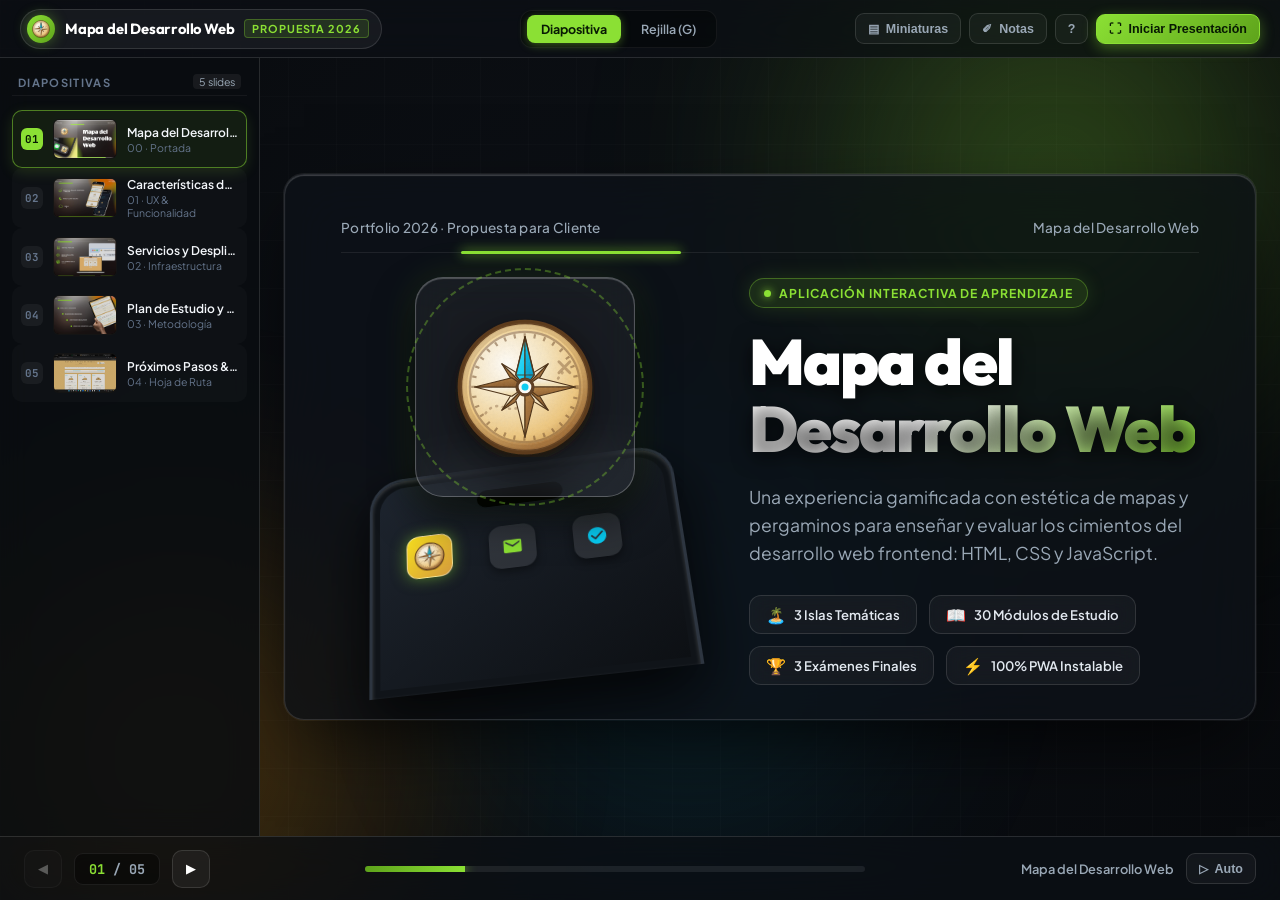
<file: Capturas de presentacion/presentacion.html>
<!DOCTYPE html>
<html lang="es">
<head>
  <meta charset="UTF-8">
  <meta name="viewport" content="width=device-width, initial-scale=1.0, maximum-scale=1.0, user-scalable=no">
  <title>Mapa del Desarrollo Web · Presentación para Cliente</title>
  
  <!-- SEO & Social -->
  <meta name="description" content="Presentación interactiva de alto impacto para cliente: Mapa del Desarrollo Web. Mockups animados 3D, estilo Glassmorphism y experiencia estilo PowerPoint.">
  <link rel="icon" type="image/svg+xml" href="../favicon.svg">

  <!-- Google Fonts: Tipografía moderna premium -->
  <link rel="preconnect" href="https://fonts.googleapis.com">
  <link rel="preconnect" href="https://fonts.gstatic.com" crossorigin>
  <link href="https://fonts.googleapis.com/css2?family=Outfit:wght@400;500;600;700;800;900&family=Plus+Jakarta+Sans:wght@300;400;500;600;700&family=JetBrains+Mono:wght@500;700&display=swap" rel="stylesheet">

  <style>
    /* ==========================================================================
       VARIABLES Y TEMA GLASSMORPHISM DE ALTO IMPACTO
       ========================================================================== */
    :root {
      --bg-dark: #080a0d;
      --bg-card: rgba(18, 22, 28, 0.65);
      --bg-card-hover: rgba(28, 34, 44, 0.82);
      --bg-card-solid: #12161c;
      --glass-border: rgba(255, 255, 255, 0.12);
      --glass-border-bright: rgba(255, 255, 255, 0.25);
      --glass-shine: linear-gradient(135deg, rgba(255,255,255,0.18) 0%, rgba(255,255,255,0.02) 100%);
      
      /* Colores inspirados en las capturas del usuario */
      --accent-lime: #8be034;
      --accent-lime-bright: #a2f248;
      --accent-lime-dark: #5ea31b;
      --accent-lime-glow: rgba(139, 224, 52, 0.38);
      --accent-lime-soft: rgba(139, 224, 52, 0.12);
      
      --accent-amber: #f59e0b;
      --accent-amber-glow: rgba(245, 158, 11, 0.35);
      --accent-cyan: #07cef5;
      --accent-cyan-glow: rgba(7, 206, 245, 0.35);
      
      --text-main: #f3f6fa;
      --text-muted: #9aa8b6;
      --text-dim: #64748b;
      
      --font-display: 'Outfit', sans-serif;
      --font-body: 'Plus Jakarta Sans', sans-serif;
      --font-code: 'JetBrains Mono', monospace;
      
      --topbar-height: 58px;
      --bottombar-height: 64px;
      --sidebar-width: 260px;
      --notes-width: 340px;
      --transition-smooth: cubic-bezier(0.16, 1, 0.3, 1);
    }

    * {
      box-sizing: border-box;
      margin: 0;
      padding: 0;
      -webkit-font-smoothing: antialiased;
      -moz-osx-font-smoothing: grayscale;
    }

    html, body {
      width: 100%;
      height: 100%;
      overflow: hidden;
      background-color: var(--bg-dark);
      color: var(--text-main);
      font-family: var(--font-body);
      user-select: none;
    }

    /* Fondo dinámico con orbes animados de glassmorphism */
    .ambient-background {
      position: fixed;
      inset: 0;
      z-index: 0;
      overflow: hidden;
      pointer-events: none;
      background: radial-gradient(circle at 50% 50%, #0d1117 0%, #080a0d 100%);
    }

    .ambient-orb {
      position: absolute;
      border-radius: 50%;
      filter: blur(120px);
      opacity: 0.42;
      animation: orbFloat 22s ease-in-out infinite alternate;
      will-change: transform;
    }

    .ambient-orb.orb-lime {
      width: 650px;
      height: 650px;
      background: radial-gradient(circle, var(--accent-lime) 0%, transparent 70%);
      top: -150px;
      right: -100px;
      animation-duration: 25s;
    }

    .ambient-orb.orb-amber {
      width: 580px;
      height: 580px;
      background: radial-gradient(circle, var(--accent-amber) 0%, transparent 70%);
      bottom: -150px;
      left: -120px;
      animation-duration: 28s;
      animation-delay: -7s;
    }

    .ambient-orb.orb-cyan {
      width: 480px;
      height: 480px;
      background: radial-gradient(circle, var(--accent-cyan) 0%, transparent 70%);
      top: 45%;
      left: 35%;
      opacity: 0.22;
      animation-duration: 32s;
      animation-delay: -14s;
    }

    .ambient-grid {
      position: absolute;
      inset: 0;
      background-image: 
        linear-gradient(rgba(255,255,255,0.025) 1px, transparent 1px),
        linear-gradient(90deg, rgba(255,255,255,0.025) 1px, transparent 1px);
      background-size: 48px 48px;
      opacity: 0.7;
    }

    @keyframes orbFloat {
      0% { transform: translate(0, 0) scale(1); }
      50% { transform: translate(60px, 40px) scale(1.12); }
      100% { transform: translate(-40px, 70px) scale(0.94); }
    }

    /* ==========================================================================
       ESTRUCTURA PRINCIPAL DE LA APP DE PRESENTACIÓN
       ========================================================================== */
    .app-viewport {
      position: relative;
      z-index: 10;
      width: 100vw;
      height: 100vh;
      display: grid;
      grid-template-rows: var(--topbar-height) 1fr var(--bottombar-height);
      overflow: hidden;
      transition: all 0.3s ease;
    }

    body.present-mode .app-viewport {
      grid-template-rows: 0px 1fr 0px;
    }

    body.present-mode .topbar,
    body.present-mode .bottombar,
    body.present-mode .sidebar,
    body.present-mode .notes-panel {
      opacity: 0;
      pointer-events: none;
      transform: translateY(-100%);
    }

    body.present-mode .bottombar {
      transform: translateY(100%);
    }

    /* Floating exit button in presentation mode */
    .present-exit-btn {
      position: fixed;
      top: 18px;
      right: 18px;
      z-index: 1000;
      background: rgba(18, 22, 28, 0.75);
      border: 1px solid var(--glass-border);
      backdrop-filter: blur(12px);
      color: var(--text-muted);
      border-radius: 999px;
      padding: 7px 14px;
      font-size: 0.76rem;
      font-weight: 600;
      cursor: pointer;
      display: none;
      align-items: center;
      gap: 6px;
      transition: all 0.2s;
    }
    .present-exit-btn:hover {
      background: var(--accent-lime);
      color: #0b1a05;
      border-color: var(--accent-lime);
    }
    body.present-mode .present-exit-btn {
      display: inline-flex;
    }

    /* ==========================================================================
       BARRA SUPERIOR (HEADER / POWERPOINT RIBBON MODERNO)
       ========================================================================== */
    .topbar {
      display: flex;
      align-items: center;
      justify-content: space-between;
      padding: 0 20px;
      background: rgba(12, 15, 20, 0.75);
      backdrop-filter: blur(20px) saturate(180%);
      border-bottom: 1px solid var(--glass-border);
      transition: all 0.3s ease;
      z-index: 50;
    }

    .topbar-left {
      display: flex;
      align-items: center;
      gap: 14px;
    }

    .brand-pill {
      display: flex;
      align-items: center;
      gap: 10px;
      padding: 5px 12px 5px 6px;
      background: rgba(255, 255, 255, 0.05);
      border: 1px solid var(--glass-border);
      border-radius: 30px;
    }

    .brand-logo-icon {
      width: 28px;
      height: 28px;
      border-radius: 50%;
      background: linear-gradient(135deg, var(--accent-lime), var(--accent-lime-dark));
      display: grid;
      place-items: center;
      box-shadow: 0 0 14px var(--accent-lime-glow);
    }

    .brand-logo-icon img {
      width: 18px;
      height: 18px;
      display: block;
    }

    .brand-title {
      font-family: var(--font-display);
      font-weight: 700;
      font-size: 0.92rem;
      letter-spacing: -0.2px;
      color: #fff;
    }

    .brand-tag {
      font-size: 0.68rem;
      font-weight: 700;
      letter-spacing: 0.08em;
      text-transform: uppercase;
      padding: 2px 7px;
      background: var(--accent-lime-soft);
      border: 1px solid rgba(139, 224, 52, 0.3);
      border-radius: 4px;
      color: var(--accent-lime);
    }

    .topbar-center {
      display: flex;
      align-items: center;
      gap: 6px;
      background: rgba(0, 0, 0, 0.35);
      padding: 4px 6px;
      border-radius: 12px;
      border: 1px solid rgba(255, 255, 255, 0.06);
    }

    .mode-tab-btn {
      background: transparent;
      border: none;
      color: var(--text-muted);
      font-family: var(--font-body);
      font-size: 0.78rem;
      font-weight: 600;
      padding: 6px 14px;
      border-radius: 8px;
      cursor: pointer;
      display: flex;
      align-items: center;
      gap: 6px;
      transition: all 0.2s;
    }

    .mode-tab-btn:hover {
      color: #fff;
      background: rgba(255, 255, 255, 0.06);
    }

    .mode-tab-btn.active {
      background: var(--accent-lime);
      color: #081a04;
      font-weight: 700;
      box-shadow: 0 2px 10px var(--accent-lime-glow);
    }

    .topbar-right {
      display: flex;
      align-items: center;
      gap: 8px;
    }

    .icon-action-btn {
      background: rgba(255, 255, 255, 0.04);
      border: 1px solid var(--glass-border);
      color: var(--text-muted);
      border-radius: 9px;
      padding: 7px 12px;
      font-size: 0.78rem;
      font-weight: 600;
      cursor: pointer;
      display: inline-flex;
      align-items: center;
      gap: 7px;
      transition: all 0.2s;
    }

    .icon-action-btn:hover {
      background: rgba(255, 255, 255, 0.1);
      color: #fff;
      border-color: var(--glass-border-bright);
      transform: translateY(-1px);
    }

    .icon-action-btn.active {
      background: var(--accent-lime-soft);
      border-color: var(--accent-lime);
      color: var(--accent-lime);
    }

    .icon-action-btn.btn-primary-highlight {
      background: linear-gradient(135deg, var(--accent-lime), var(--accent-lime-dark));
      border: 1px solid var(--accent-lime);
      color: #071903;
      font-weight: 700;
      box-shadow: 0 4px 14px var(--accent-lime-glow);
    }

    .icon-action-btn.btn-primary-highlight:hover {
      background: linear-gradient(135deg, var(--accent-lime-bright), var(--accent-lime));
      transform: translateY(-1px);
    }

    /* ==========================================================================
       ÁREA DE TRABAJO (ESCENARIO + SIDEBAR DE MINIATURAS + NOTAS)
       ========================================================================== */
    .workspace-area {
      position: relative;
      display: grid;
      grid-template-columns: var(--sidebar-width) minmax(0, 1fr) 0px;
      min-height: 0;
      height: 100%;
      transition: grid-template-columns 0.3s cubic-bezier(0.16, 1, 0.3, 1);
      overflow: hidden;
    }

    body.hide-sidebar .workspace-area {
      --sidebar-width: 0px;
    }

    body.show-notes .workspace-area {
      grid-template-columns: var(--sidebar-width) minmax(0, 1fr) var(--notes-width);
    }

    body.present-mode .workspace-area {
      grid-template-columns: 0px 1fr 0px;
    }

    /* --- SIDEBAR DE MINIATURAS (ESTILO POWERPOINT) --- */
    .sidebar {
      background: rgba(10, 13, 17, 0.85);
      backdrop-filter: blur(16px);
      border-right: 1px solid var(--glass-border);
      padding: 16px 12px;
      overflow-y: auto;
      scrollbar-width: thin;
      scrollbar-color: rgba(255,255,255,0.15) transparent;
      display: flex;
      flex-direction: column;
      gap: 10px;
      z-index: 30;
      transition: all 0.3s;
    }

    .sidebar-header {
      display: flex;
      align-items: center;
      justify-content: space-between;
      padding: 0 6px 6px;
      border-bottom: 1px solid rgba(255, 255, 255, 0.05);
      margin-bottom: 4px;
    }

    .sidebar-header h2 {
      font-size: 0.7rem;
      font-weight: 700;
      letter-spacing: 0.12em;
      text-transform: uppercase;
      color: var(--text-dim);
    }

    .sidebar-badge {
      font-size: 0.66rem;
      background: rgba(255, 255, 255, 0.06);
      padding: 1px 6px;
      border-radius: 4px;
      color: var(--text-muted);
    }

    .thumbnail-item {
      display: flex;
      align-items: center;
      gap: 10px;
      padding: 8px;
      border-radius: 10px;
      background: rgba(255, 255, 255, 0.02);
      border: 1px solid transparent;
      cursor: pointer;
      transition: all 0.2s ease;
      text-align: left;
    }

    .thumbnail-item:hover {
      background: rgba(255, 255, 255, 0.06);
      border-color: rgba(255, 255, 255, 0.1);
      transform: translateX(2px);
    }

    .thumbnail-item.active {
      background: rgba(139, 224, 52, 0.08);
      border-color: rgba(139, 224, 52, 0.5);
      box-shadow: 0 4px 14px rgba(139, 224, 52, 0.15);
    }

    .thumb-index {
      width: 22px;
      height: 22px;
      border-radius: 6px;
      background: rgba(255, 255, 255, 0.05);
      color: var(--text-dim);
      font-family: var(--font-code);
      font-size: 0.68rem;
      font-weight: 700;
      display: grid;
      place-items: center;
      flex-shrink: 0;
    }

    .thumbnail-item.active .thumb-index {
      background: var(--accent-lime);
      color: #071903;
    }

    .thumb-preview-box {
      width: 64px;
      height: 40px;
      border-radius: 6px;
      overflow: hidden;
      border: 1px solid rgba(255, 255, 255, 0.08);
      background: #000;
      position: relative;
      flex-shrink: 0;
    }

    .thumb-preview-box img {
      width: 100%;
      height: 100%;
      object-fit: cover;
      display: block;
      opacity: 0.85;
      transition: opacity 0.2s;
    }

    .thumbnail-item:hover .thumb-preview-box img,
    .thumbnail-item.active .thumb-preview-box img {
      opacity: 1;
    }

    .thumb-info {
      min-width: 0;
      flex: 1;
    }

    .thumb-title {
      font-size: 0.75rem;
      font-weight: 600;
      color: var(--text-main);
      white-space: nowrap;
      overflow: hidden;
      text-overflow: ellipsis;
    }

    .thumb-sub {
      font-size: 0.66rem;
      color: var(--text-dim);
      margin-top: 1px;
    }

    /* --- ESCENARIO DE PRESENTACIÓN (STAGE) --- */
    .stage {
      position: relative;
      display: flex;
      align-items: center;
      justify-content: center;
      padding: 24px;
      overflow: hidden;
      perspective: 1400px;
    }

    body.present-mode .stage {
      padding: 0;
    }

    .presentation-canvas-frame {
      position: relative;
      width: 100%;
      max-width: 1440px;
      aspect-ratio: 16 / 9;
      max-height: calc(100vh - var(--topbar-height) - var(--bottombar-height) - 48px);
      background: rgba(14, 18, 24, 0.82);
      backdrop-filter: blur(28px) saturate(200%);
      border: 1px solid var(--glass-border);
      border-radius: 20px;
      box-shadow: 
        0 30px 80px -20px rgba(0, 0, 0, 0.85),
        0 0 0 1px rgba(255, 255, 255, 0.08),
        inset 0 1px 1px rgba(255, 255, 255, 0.2);
      overflow: hidden;
      transition: all 0.35s ease;
    }

    body.present-mode .presentation-canvas-frame {
      max-width: 100vw;
      max-height: 100vh;
      width: 100vw;
      height: 100vh;
      border-radius: 0;
      border: none;
      box-shadow: none;
    }

    /* CONTENEDOR DE DIAPOSITIVAS */
    .slides-deck {
      position: absolute;
      inset: 0;
      width: 100%;
      height: 100%;
    }

    /* CADA DIAPOSITIVA */
    .slide {
      position: absolute;
      inset: 0;
      width: 100%;
      height: 100%;
      opacity: 0;
      pointer-events: none;
      transform: scale(0.96) translateY(20px);
      transition: 
        opacity 0.5s var(--transition-smooth),
        transform 0.6s var(--transition-smooth);
      display: flex;
      flex-direction: column;
      padding: 44px 56px 40px;
      overflow: hidden;
    }

    .slide.active {
      opacity: 1;
      pointer-events: auto;
      transform: scale(1) translateY(0);
      z-index: 5;
    }

    .slide.prev {
      opacity: 0;
      transform: scale(0.96) translateY(-20px);
    }

    /* EN-CABEZADO DE DIAPOSITIVA (Estilo de las capturas del usuario) */
    .slide-chrome-header {
      display: flex;
      align-items: center;
      justify-content: space-between;
      padding-bottom: 16px;
      border-bottom: 1px solid rgba(255, 255, 255, 0.08);
      position: relative;
      margin-bottom: 24px;
      flex-shrink: 0;
    }

    .slide-chrome-left {
      font-size: 0.85rem;
      font-weight: 500;
      color: var(--text-muted);
      letter-spacing: 0.02em;
    }

    .slide-chrome-right {
      font-size: 0.85rem;
      font-weight: 500;
      color: var(--text-muted);
      letter-spacing: 0.02em;
    }

    .slide-chrome-indicator {
      position: absolute;
      bottom: -2px;
      left: 120px;
      width: 200px;
      height: 3px;
      border-radius: 2px;
      background: var(--accent-lime);
      box-shadow: 0 0 12px var(--accent-lime);
      animation: indicatorExpand 0.8s var(--transition-smooth) both;
    }

    @keyframes indicatorExpand {
      from { width: 0; opacity: 0; }
      to { width: 220px; opacity: 1; }
    }

    .slide-body {
      flex: 1;
      display: grid;
      min-height: 0;
      position: relative;
    }

    /* ==========================================================================
       ANIMACIONES DE TEXTO Y ELEMENTOS (TRIGGERED ON .slide.active)
       ========================================================================== */
    .anim-fade-up {
      opacity: 0;
      transform: translateY(24px);
    }
    .slide.active .anim-fade-up {
      animation: animFadeUp 0.75s var(--transition-smooth) var(--delay, 0s) forwards;
    }

    .anim-fade-left {
      opacity: 0;
      transform: translateX(-36px);
    }
    .slide.active .anim-fade-left {
      animation: animFadeLeft 0.75s var(--transition-smooth) var(--delay, 0s) forwards;
    }

    .anim-fade-right {
      opacity: 0;
      transform: translateX(36px);
    }
    .slide.active .anim-fade-right {
      animation: animFadeRight 0.75s var(--transition-smooth) var(--delay, 0s) forwards;
    }

    .anim-pop {
      opacity: 0;
      transform: scale(0.7);
    }
    .slide.active .anim-pop {
      animation: animPop 0.65s cubic-bezier(0.34, 1.56, 0.64, 1) var(--delay, 0s) forwards;
    }

    @keyframes animFadeUp {
      to { opacity: 1; transform: translateY(0); }
    }

    @keyframes animFadeLeft {
      to { opacity: 1; transform: translateX(0); }
    }

    @keyframes animFadeRight {
      to { opacity: 1; transform: translateX(0); }
    }

    @keyframes animPop {
      to { opacity: 1; transform: scale(1); }
    }

    /* ==========================================================================
       DIAPOSITIVA 1: PORTADA
       ========================================================================== */
    .slide-hero-grid {
      grid-template-columns: 0.9fr 1.1fr;
      align-items: center;
      gap: 40px;
      height: 100%;
    }

    .hero-visual-col {
      position: relative;
      height: 100%;
      display: flex;
      flex-direction: column;
      justify-content: center;
      align-items: center;
    }

    /* Tarjeta de la Brújula Glassmorphism */
    .compass-glass-card {
      width: 220px;
      height: 220px;
      border-radius: 28px;
      background: rgba(255, 255, 255, 0.05);
      border: 1px solid var(--glass-border-bright);
      backdrop-filter: blur(20px);
      box-shadow: 
        0 20px 40px rgba(0, 0, 0, 0.6),
        0 0 40px rgba(139, 224, 52, 0.12),
        inset 0 1px 1px rgba(255, 255, 255, 0.25);
      display: grid;
      place-items: center;
      position: relative;
      margin-bottom: -50px;
      z-index: 4;
      animation: floatGentle 6s ease-in-out infinite;
    }

    .compass-img-wrap {
      width: 140px;
      height: 140px;
      position: relative;
    }

    .compass-img-wrap img {
      width: 100%;
      height: 100%;
      object-fit: contain;
      filter: drop-shadow(0 10px 20px rgba(0,0,0,0.5));
      animation: rotateCompass 20s linear infinite;
    }

    .compass-glow-ring {
      position: absolute;
      inset: -10px;
      border-radius: 50%;
      border: 2px dashed rgba(139, 224, 52, 0.35);
      animation: spinCounter 30s linear infinite;
    }

    @keyframes rotateCompass {
      0% { transform: rotate(0deg); }
      100% { transform: rotate(360deg); }
    }

    @keyframes spinCounter {
      0% { transform: rotate(0deg); }
      100% { transform: rotate(-360deg); }
    }

    @keyframes floatGentle {
      0%, 100% { transform: translateY(0) rotate(0deg); }
      50% { transform: translateY(-12px) rotate(1.5deg); }
    }

    /* Mockup iPhone acostado (Perspectiva como en captura 113418.png) */
    .hero-phone-tilted {
      width: 320px;
      height: 240px;
      border-radius: 36px 36px 0 0;
      background: #101419;
      border: 3px solid #2d3540;
      border-bottom: none;
      box-shadow: 
        0 25px 60px rgba(0, 0, 0, 0.8),
        inset 0 2px 4px rgba(255, 255, 255, 0.2);
      transform: perspective(900px) rotateX(24deg) rotateY(-8deg) rotateZ(-4deg);
      overflow: hidden;
      position: relative;
      z-index: 2;
    }

    .hero-phone-screen {
      position: absolute;
      inset: 8px;
      background: linear-gradient(145deg, #1e252f 0%, #0d1014 100%);
      border-radius: 28px 28px 0 0;
      padding: 16px;
      display: flex;
      flex-direction: column;
      gap: 16px;
    }

    .phone-island-notch {
      width: 90px;
      height: 20px;
      background: #000;
      border-radius: 20px;
      margin: 0 auto;
    }

    .phone-app-grid {
      display: grid;
      grid-template-columns: repeat(3, 1fr);
      gap: 16px;
      padding: 8px 12px;
    }

    .phone-app-icon {
      width: 48px;
      height: 48px;
      border-radius: 13px;
      background: rgba(255, 255, 255, 0.1);
      display: grid;
      place-items: center;
      position: relative;
      box-shadow: 0 4px 10px rgba(0,0,0,0.4);
    }

    .phone-app-icon.pwa-highlight {
      background: linear-gradient(135deg, #f7df1e, #d49a3d);
      box-shadow: 0 0 16px rgba(139, 224, 52, 0.5);
      border: 1px solid rgba(255, 255, 255, 0.5);
      animation: pulseApp 2.5s ease-in-out infinite;
    }

    .phone-app-icon img {
      width: 32px;
      height: 32px;
      object-fit: contain;
    }

    @keyframes pulseApp {
      0%, 100% { transform: scale(1); }
      50% { transform: scale(1.08); }
    }

    /* Columna de Texto de Portada */
    .hero-text-col {
      display: flex;
      flex-direction: column;
      justify-content: center;
      gap: 20px;
    }

    .kicker-pill {
      align-self: flex-start;
      display: inline-flex;
      align-items: center;
      gap: 8px;
      padding: 6px 14px;
      background: rgba(139, 224, 52, 0.12);
      border: 1px solid rgba(139, 224, 52, 0.35);
      border-radius: 999px;
      color: var(--accent-lime);
      font-size: 0.76rem;
      font-weight: 700;
      letter-spacing: 0.08em;
      text-transform: uppercase;
      box-shadow: 0 0 20px rgba(139, 224, 52, 0.15);
    }

    .kicker-dot {
      width: 7px;
      height: 7px;
      border-radius: 50%;
      background: var(--accent-lime);
      box-shadow: 0 0 8px var(--accent-lime);
      animation: pulseDot 2s infinite;
    }

    @keyframes pulseDot {
      0%, 100% { transform: scale(1); opacity: 1; }
      50% { transform: scale(1.5); opacity: 0.5; }
    }

    .hero-main-title {
      font-family: var(--font-display);
      font-size: clamp(2.4rem, 5vw, 4.4rem);
      font-weight: 900;
      line-height: 1.05;
      letter-spacing: -0.03em;
      color: #ffffff;
      text-shadow: 0 4px 20px rgba(0, 0, 0, 0.7);
    }

    .hero-main-title .gradient-word {
      background: linear-gradient(135deg, #ffffff 40%, var(--accent-lime) 100%);
      -webkit-background-clip: text;
      -webkit-text-fill-color: transparent;
      display: inline-block;
    }

    .hero-description {
      font-size: 1.1rem;
      line-height: 1.6;
      color: var(--text-muted);
      max-width: 540px;
    }

    .hero-highlights-row {
      display: flex;
      flex-wrap: wrap;
      gap: 12px;
      margin-top: 8px;
    }

    .highlight-glass-badge {
      display: flex;
      align-items: center;
      gap: 8px;
      padding: 8px 16px;
      background: rgba(255, 255, 255, 0.04);
      border: 1px solid var(--glass-border);
      border-radius: 12px;
      backdrop-filter: blur(12px);
      font-size: 0.82rem;
      font-weight: 600;
      color: #e2e8f0;
      transition: all 0.2s;
    }

    .highlight-glass-badge:hover {
      background: rgba(139, 224, 52, 0.1);
      border-color: rgba(139, 224, 52, 0.4);
      color: var(--accent-lime);
      transform: translateY(-2px);
    }

    .highlight-icon {
      font-size: 1rem;
    }

    /* ==========================================================================
       DIAPOSITIVA 2: CARACTERÍSTICAS · RESPONSIVE, MODOS & PWA
       ========================================================================== */
    .slide-features-grid {
      grid-template-columns: 1fr 1fr;
      align-items: center;
      gap: 40px;
      height: 100%;
    }

    .features-list {
      display: flex;
      flex-direction: column;
      gap: 20px;
      justify-content: center;
    }

    .feature-card {
      display: flex;
      align-items: flex-start;
      gap: 18px;
      padding: 20px 22px;
      background: rgba(255, 255, 255, 0.035);
      border: 1px solid var(--glass-border);
      border-radius: 18px;
      backdrop-filter: blur(16px);
      transition: all 0.28s cubic-bezier(0.16, 1, 0.3, 1);
      position: relative;
      overflow: hidden;
    }

    .feature-card::before {
      content: '';
      position: absolute;
      inset: 0;
      background: linear-gradient(90deg, rgba(139, 224, 52, 0.12) 0%, transparent 50%);
      opacity: 0;
      transition: opacity 0.3s;
    }

    .feature-card:hover {
      background: rgba(255, 255, 255, 0.07);
      border-color: rgba(139, 224, 52, 0.5);
      transform: translateX(8px);
      box-shadow: 0 10px 25px -5px rgba(0,0,0,0.5), 0 0 20px rgba(139, 224, 52, 0.15);
    }

    .feature-card:hover::before {
      opacity: 1;
    }

    .feature-icon-box {
      width: 52px;
      height: 52px;
      border-radius: 14px;
      background: rgba(139, 224, 52, 0.1);
      border: 1px solid rgba(139, 224, 52, 0.3);
      display: grid;
      place-items: center;
      color: var(--accent-lime);
      flex-shrink: 0;
      transition: all 0.25s;
    }

    .feature-card:hover .feature-icon-box {
      background: var(--accent-lime);
      color: #071903;
      transform: scale(1.08) rotate(3deg);
      box-shadow: 0 0 20px var(--accent-lime-glow);
    }

    .feature-icon-box svg {
      width: 28px;
      height: 28px;
    }

    .feature-text h3 {
      font-family: var(--font-display);
      font-size: 1.1rem;
      font-weight: 700;
      color: #ffffff;
      margin-bottom: 5px;
      letter-spacing: -0.2px;
    }

    .feature-text p {
      font-size: 0.86rem;
      line-height: 1.5;
      color: var(--text-muted);
    }

    /* MOCKUP 3D DE TELÉFONOS (CAPTURA 113439.png) */
    .mockup-dual-phones {
      position: relative;
      height: 100%;
      display: flex;
      align-items: center;
      justify-content: center;
    }

    .phone-container {
      position: absolute;
      width: 250px;
      height: 500px;
      border-radius: 42px;
      background: #0d1117;
      border: 3.5px solid #333d4b;
      box-shadow: 
        0 30px 70px -10px rgba(0,0,0,0.9),
        0 0 0 1px rgba(255,255,255,0.1),
        inset 0 1px 2px rgba(255,255,255,0.4);
      overflow: hidden;
      transition: all 0.5s var(--transition-smooth);
    }

    .phone-screen {
      position: absolute;
      inset: 6px;
      border-radius: 34px;
      overflow: hidden;
      background: #000;
    }

    .phone-screen img {
      width: 100%;
      height: 100%;
      object-fit: cover;
      display: block;
    }

    /* Reflejo de luz que pasa dinámicamente por la pantalla */
    .screen-sheen {
      position: absolute;
      inset: 0;
      background: linear-gradient(135deg, rgba(255,255,255,0.25) 0%, rgba(255,255,255,0) 60%);
      pointer-events: none;
      opacity: 0.4;
      animation: sheenSweep 6s infinite;
    }

    @keyframes sheenSweep {
      0%, 100% { opacity: 0.2; transform: translateY(-30%); }
      50% { opacity: 0.5; transform: translateY(30%); }
    }

    /* Teléfono 1: Modo Claro (Delante) */
    .phone-light {
      z-index: 4;
      transform: translateX(-45px) rotate(-6deg) scale(0.96);
      animation: floatPhoneA 7s ease-in-out infinite;
    }

    /* Teléfono 2: Modo Oscuro (Atrás) */
    .phone-dark {
      z-index: 2;
      transform: translateX(65px) translateY(25px) rotate(8deg) scale(0.92);
      filter: brightness(0.92);
      animation: floatPhoneB 8s ease-in-out infinite;
    }

    .phone-container:hover {
      z-index: 10;
      transform: scale(1.02) rotate(0deg) !important;
      filter: brightness(1) !important;
      box-shadow: 0 40px 90px -10px rgba(0,0,0,0.95), 0 0 30px var(--accent-lime-glow);
    }

    @keyframes floatPhoneA {
      0%, 100% { transform: translateX(-45px) rotate(-6deg) scale(0.96) translateY(0); }
      50% { transform: translateX(-45px) rotate(-6deg) scale(0.96) translateY(-14px); }
    }

    @keyframes floatPhoneB {
      0%, 100% { transform: translateX(65px) translateY(25px) rotate(8deg) scale(0.92); }
      50% { transform: translateX(65px) translateY(12px) rotate(8deg) scale(0.92); }
    }

    /* Badges flotantes en los teléfonos */
    .floating-pill-badge {
      position: absolute;
      z-index: 12;
      padding: 6px 14px;
      border-radius: 999px;
      background: rgba(14, 18, 24, 0.85);
      border: 1px solid var(--glass-border-bright);
      backdrop-filter: blur(12px);
      font-size: 0.72rem;
      font-weight: 700;
      letter-spacing: 0.05em;
      text-transform: uppercase;
      box-shadow: 0 8px 20px rgba(0,0,0,0.6);
      display: flex;
      align-items: center;
      gap: 6px;
    }

    .badge-light-tag {
      top: 15%;
      left: 10%;
      color: #e5a443;
      border-color: rgba(229, 164, 67, 0.4);
    }

    .badge-dark-tag {
      bottom: 15%;
      right: 10%;
      color: var(--accent-cyan);
      border-color: rgba(7, 206, 245, 0.4);
    }

    /* ==========================================================================
       DIAPOSITIVA 3: SERVICIOS Y DESPLIEGUE
       ========================================================================== */
    .slide-services-grid {
      grid-template-columns: 1fr 1.15fr;
      align-items: center;
      gap: 36px;
      height: 100%;
    }

    /* MOCKUP MACBOOK PRO + VENTANA FLOTANTE DE BROWSER (113453.png) */
    .laptop-showcase-wrap {
      position: relative;
      display: flex;
      flex-direction: column;
      align-items: center;
      justify-content: center;
      height: 100%;
    }

    /* Ventana flotante estilo Safari glass */
    .floating-browser-card {
      width: 85%;
      background: rgba(240, 243, 246, 0.95);
      color: #1e293b;
      border-radius: 14px 14px 0 0;
      padding: 10px 16px;
      box-shadow: 0 15px 35px rgba(0,0,0,0.5);
      margin-bottom: -15px;
      position: relative;
      z-index: 5;
      display: flex;
      flex-direction: column;
      gap: 8px;
      border: 1px solid rgba(255,255,255,0.4);
      animation: floatBrowser 7s ease-in-out infinite;
    }

    .browser-controls-row {
      display: flex;
      align-items: center;
      gap: 8px;
    }

    .mac-dots {
      display: flex;
      gap: 6px;
    }

    .mac-dot {
      width: 10px;
      height: 10px;
      border-radius: 50%;
    }
    .mac-dot.red { background: #ff5f56; }
    .mac-dot.yellow { background: #ffbd2e; }
    .mac-dot.green { background: #27c93f; }

    .browser-url-pill {
      flex: 1;
      display: flex;
      align-items: center;
      justify-content: center;
      gap: 6px;
      background: #ffffff;
      padding: 4px 12px;
      border-radius: 8px;
      font-size: 0.74rem;
      font-family: var(--font-code);
      color: #334155;
      border: 1px solid #cbd5e1;
      box-shadow: inset 0 1px 2px rgba(0,0,0,0.04);
    }

    .browser-lock-icon {
      color: var(--accent-lime-dark);
      font-size: 0.72rem;
    }

    /* Mockup Laptop MacBook Pro */
    .macbook-mockup {
      width: 100%;
      max-width: 580px;
      position: relative;
      z-index: 3;
      transform: perspective(1200px) rotateX(4deg);
      transition: transform 0.4s ease;
    }

    .macbook-mockup:hover {
      transform: perspective(1200px) rotateX(0deg) scale(1.02);
    }

    .macbook-screen-lid {
      width: 100%;
      aspect-ratio: 16 / 10;
      background: #090b0e;
      border: 10px solid #1a2026;
      border-bottom: 12px solid #1a2026;
      border-radius: 16px 16px 2px 2px;
      box-shadow: 
        0 25px 60px -15px rgba(0,0,0,0.9),
        inset 0 0 0 1px rgba(255,255,255,0.15);
      position: relative;
      overflow: hidden;
    }

    .macbook-webcam {
      position: absolute;
      top: 3px;
      left: 50%;
      transform: translateX(-50%);
      width: 6px;
      height: 6px;
      border-radius: 50%;
      background: #050709;
      border: 1px solid #232b34;
      z-index: 10;
    }

    .macbook-screen-content {
      width: 100%;
      height: 100%;
      background: #000;
      position: relative;
      overflow: hidden;
    }

    .macbook-screen-content img {
      width: 100%;
      height: 100%;
      object-fit: cover;
      object-position: top center;
      display: block;
    }

    .macbook-base {
      width: 116%;
      margin-left: -8%;
      height: 14px;
      background: linear-gradient(180deg, #b0b8c2 0%, #7d858f 60%, #575e67 100%);
      border-radius: 0 0 16px 16px;
      position: relative;
      box-shadow: 0 20px 40px rgba(0,0,0,0.7);
    }

    .macbook-notch-cutout {
      position: absolute;
      top: 0;
      left: 50%;
      transform: translateX(-50%);
      width: 70px;
      height: 5px;
      background: #393e45;
      border-radius: 0 0 6px 6px;
    }

    @keyframes floatBrowser {
      0%, 100% { transform: translateY(0); }
      50% { transform: translateY(-8px); }
    }

    /* ==========================================================================
       DIAPOSITIVA 4: PLAN ACADÉMICO Y EVALUACIÓN (113506.png)
       ========================================================================== */
    .slide-quiz-grid {
      grid-template-columns: 1fr 1fr;
      align-items: center;
      gap: 40px;
      height: 100%;
    }

    /* Escalón de Bloques verdes (diseño de la captura 113506) */
    .stepped-blocks-col {
      display: flex;
      flex-direction: column;
      gap: 22px;
      justify-content: center;
    }

    .step-item {
      display: flex;
      align-items: center;
      gap: 16px;
      transition: all 0.3s;
    }

    .step-item.step-indent-1 { transform: translateX(0); }
    .step-item.step-indent-2 { transform: translateX(30px); }
    .step-item.step-indent-3 { transform: translateX(60px); }
    .step-item.step-indent-4 { transform: translateX(90px); }

    .step-item:hover {
      transform: scale(1.03) translateX(calc(var(--base-indent, 0px) + 8px));
    }

    .step-green-square {
      width: 22px;
      height: 22px;
      border-radius: 5px;
      background: var(--accent-lime);
      box-shadow: 0 0 16px var(--accent-lime-glow);
      flex-shrink: 0;
      animation: pulseSquare 3s ease-in-out infinite alternate;
    }

    @keyframes pulseSquare {
      0% { box-shadow: 0 0 10px var(--accent-lime); }
      100% { box-shadow: 0 0 22px var(--accent-lime-bright); }
    }

    .step-content-card {
      padding: 14px 20px;
      background: rgba(255, 255, 255, 0.04);
      border: 1px solid var(--glass-border);
      border-radius: 14px;
      backdrop-filter: blur(14px);
      box-shadow: 0 8px 24px rgba(0,0,0,0.3);
    }

    .step-title {
      font-family: var(--font-display);
      font-size: 1.15rem;
      font-weight: 800;
      letter-spacing: -0.2px;
      color: #ffffff;
      text-transform: uppercase;
    }

    .step-desc {
      font-size: 0.8rem;
      color: var(--text-muted);
      margin-top: 2px;
    }

    /* Mockup Tablet (iPad) con cuestionario interactivo */
    .mockup-tablet-wrap {
      position: relative;
      height: 100%;
      display: flex;
      align-items: center;
      justify-content: center;
    }

    .tablet-device {
      width: 380px;
      height: 520px;
      border-radius: 36px;
      background: #11151a;
      border: 4px solid #363e4a;
      box-shadow: 
        0 35px 80px -15px rgba(0,0,0,0.9),
        0 0 0 1px rgba(255,255,255,0.1),
        0 0 50px rgba(139, 224, 52, 0.15);
      position: relative;
      overflow: hidden;
      transform: perspective(1000px) rotateY(-6deg) rotateX(3deg);
      transition: all 0.4s ease;
    }

    .tablet-device:hover {
      transform: perspective(1000px) rotateY(0deg) rotateX(0deg) scale(1.02);
    }

    .tablet-screen {
      position: absolute;
      inset: 8px;
      border-radius: 28px;
      overflow: hidden;
      background: #000;
      display: flex;
      flex-direction: column;
    }

    .tablet-screen img {
      width: 100%;
      height: 100%;
      object-fit: cover;
      object-position: top center;
    }

    /* Overlay interactivo para que el usuario pueda presionar en la presentación */
    .tablet-interactive-overlay {
      position: absolute;
      bottom: 24px;
      left: 18px;
      right: 18px;
      background: rgba(14, 18, 24, 0.92);
      border: 1px solid var(--accent-lime);
      border-radius: 16px;
      padding: 14px;
      backdrop-filter: blur(16px);
      box-shadow: 0 10px 30px rgba(0,0,0,0.8);
      display: flex;
      flex-direction: column;
      gap: 10px;
    }

    .quiz-overlay-label {
      font-size: 0.74rem;
      font-weight: 700;
      color: var(--accent-lime);
      text-transform: uppercase;
      letter-spacing: 0.05em;
    }

    .quiz-options-demo {
      display: grid;
      grid-template-columns: 1fr 1fr;
      gap: 8px;
    }

    .quiz-demo-btn {
      padding: 8px 12px;
      border-radius: 8px;
      border: 1px solid var(--glass-border);
      background: rgba(255, 255, 255, 0.06);
      color: #fff;
      font-size: 0.78rem;
      font-weight: 600;
      cursor: pointer;
      transition: all 0.2s;
    }

    .quiz-demo-btn:hover {
      background: rgba(139, 224, 52, 0.2);
      border-color: var(--accent-lime);
      color: var(--accent-lime);
    }

    .quiz-demo-btn.selected {
      background: var(--accent-lime);
      border-color: var(--accent-lime);
      color: #081a04;
      font-weight: 700;
      box-shadow: 0 0 14px var(--accent-lime-glow);
    }

    /* ==========================================================================
       DIAPOSITIVA 5: CIERRE COMERCIAL Y LLAMADA A LA ACCIÓN
       ========================================================================== */
    .slide-closing-grid {
      display: flex;
      flex-direction: column;
      justify-content: center;
      gap: 28px;
      height: 100%;
      max-width: 1080px;
      margin: 0 auto;
      width: 100%;
    }

    .closing-cards-row {
      display: grid;
      grid-template-columns: repeat(3, 1fr);
      gap: 20px;
    }

    .closing-milestone-card {
      padding: 24px;
      background: rgba(255, 255, 255, 0.035);
      border: 1px solid var(--glass-border);
      border-radius: 20px;
      backdrop-filter: blur(18px);
      display: flex;
      flex-direction: column;
      gap: 10px;
      transition: all 0.3s;
    }

    .closing-milestone-card:hover {
      background: rgba(255, 255, 255, 0.07);
      border-color: rgba(139, 224, 52, 0.5);
      transform: translateY(-6px);
      box-shadow: 0 16px 36px rgba(0,0,0,0.5);
    }

    .milestone-num {
      font-family: var(--font-display);
      font-size: 2.2rem;
      font-weight: 900;
      color: var(--accent-lime);
      line-height: 1;
    }

    .milestone-title {
      font-family: var(--font-display);
      font-size: 1.15rem;
      font-weight: 700;
      color: #fff;
    }

    .milestone-desc {
      font-size: 0.85rem;
      line-height: 1.5;
      color: var(--text-muted);
    }

    .closing-cta-banner {
      display: flex;
      align-items: center;
      justify-content: space-between;
      padding: 24px 36px;
      border-radius: 24px;
      background: linear-gradient(135deg, rgba(139, 224, 52, 0.16) 0%, rgba(7, 206, 245, 0.08) 100%);
      border: 1px solid rgba(139, 224, 52, 0.4);
      backdrop-filter: blur(20px);
      box-shadow: 0 20px 50px rgba(0,0,0,0.5), 0 0 30px rgba(139, 224, 52, 0.1);
    }

    .cta-text-wrap h3 {
      font-family: var(--font-display);
      font-size: 1.5rem;
      font-weight: 800;
      color: #fff;
    }

    .cta-text-wrap p {
      font-size: 0.92rem;
      color: var(--text-muted);
      margin-top: 4px;
    }

    .cta-buttons-wrap {
      display: flex;
      align-items: center;
      gap: 14px;
    }

    .btn-cta-big {
      padding: 13px 26px;
      border-radius: 12px;
      font-family: var(--font-display);
      font-size: 0.95rem;
      font-weight: 700;
      cursor: pointer;
      display: inline-flex;
      align-items: center;
      gap: 8px;
      text-decoration: none;
      transition: all 0.25s;
    }

    .btn-cta-big.primary {
      background: var(--accent-lime);
      color: #071903;
      border: 1px solid var(--accent-lime);
      box-shadow: 0 4px 18px var(--accent-lime-glow);
    }

    .btn-cta-big.primary:hover {
      background: var(--accent-lime-bright);
      transform: translateY(-2px);
      box-shadow: 0 6px 24px rgba(139, 224, 52, 0.55);
    }

    .btn-cta-big.secondary {
      background: rgba(255, 255, 255, 0.08);
      color: #fff;
      border: 1px solid var(--glass-border-bright);
    }

    .btn-cta-big.secondary:hover {
      background: rgba(255, 255, 255, 0.15);
      transform: translateY(-2px);
    }

    /* ==========================================================================
       PANEL DE NOTAS DEL ORADOR (SPEAKER NOTES)
       ========================================================================== */
    .notes-panel {
      background: rgba(12, 16, 21, 0.9);
      backdrop-filter: blur(20px);
      border-left: 1px solid var(--glass-border);
      padding: 20px;
      display: flex;
      flex-direction: column;
      gap: 14px;
      overflow-y: auto;
      z-index: 30;
      transition: all 0.3s;
    }

    .notes-header {
      display: flex;
      align-items: center;
      justify-content: space-between;
      border-bottom: 1px solid rgba(255,255,255,0.06);
      padding-bottom: 10px;
    }

    .notes-header h3 {
      font-size: 0.74rem;
      font-weight: 700;
      letter-spacing: 0.12em;
      text-transform: uppercase;
      color: var(--accent-lime);
      display: flex;
      align-items: center;
      gap: 6px;
    }

    .notes-title {
      font-family: var(--font-display);
      font-size: 1.05rem;
      font-weight: 700;
      color: #fff;
    }

    .notes-body {
      font-size: 0.86rem;
      line-height: 1.6;
      color: #cbd5e1;
    }

    .notes-bullets {
      list-style: none;
      display: flex;
      flex-direction: column;
      gap: 10px;
      margin-top: 8px;
    }

    .notes-bullets li {
      position: relative;
      padding-left: 20px;
      font-size: 0.82rem;
      line-height: 1.5;
      color: var(--text-muted);
    }

    .notes-bullets li::before {
      content: '▸';
      position: absolute;
      left: 0;
      color: var(--accent-lime);
      font-size: 1rem;
    }

    .notes-shortcut-hint {
      margin-top: auto;
      padding-top: 14px;
      border-top: 1px dashed rgba(255, 255, 255, 0.1);
      font-size: 0.72rem;
      color: var(--text-dim);
    }

    /* ==========================================================================
       BARRA INFERIOR (POWERPOINT PLAYER CONTROLS)
       ========================================================================== */
    .bottombar {
      display: flex;
      align-items: center;
      justify-content: space-between;
      padding: 0 24px;
      background: rgba(12, 15, 20, 0.8);
      backdrop-filter: blur(20px) saturate(180%);
      border-top: 1px solid var(--glass-border);
      z-index: 50;
      transition: all 0.3s ease;
    }

    .nav-ctrl-group {
      display: flex;
      align-items: center;
      gap: 12px;
    }

    .nav-arrow-btn {
      width: 38px;
      height: 38px;
      border-radius: 10px;
      background: rgba(255, 255, 255, 0.05);
      border: 1px solid var(--glass-border);
      color: #fff;
      display: grid;
      place-items: center;
      cursor: pointer;
      transition: all 0.2s;
    }

    .nav-arrow-btn:hover {
      background: rgba(255, 255, 255, 0.12);
      border-color: var(--glass-border-bright);
      transform: scale(1.05);
    }

    .nav-arrow-btn:disabled {
      opacity: 0.3;
      cursor: not-allowed;
      transform: none;
    }

    .slide-counter-badge {
      font-family: var(--font-code);
      font-size: 0.84rem;
      font-weight: 700;
      padding: 6px 14px;
      border-radius: 9px;
      background: rgba(0, 0, 0, 0.4);
      border: 1px solid rgba(255, 255, 255, 0.08);
      color: var(--text-muted);
    }

    .slide-counter-badge span {
      color: var(--accent-lime);
    }

    /* Barra de Progreso Interactiva */
    .timeline-progress-wrap {
      flex: 1;
      max-width: 500px;
      margin: 0 24px;
      display: flex;
      align-items: center;
      gap: 8px;
      cursor: pointer;
    }

    .progress-track {
      flex: 1;
      height: 6px;
      border-radius: 999px;
      background: rgba(255, 255, 255, 0.08);
      overflow: hidden;
      position: relative;
    }

    .progress-fill {
      position: absolute;
      inset: 0 auto 0 0;
      background: linear-gradient(90deg, var(--accent-lime-dark), var(--accent-lime));
      box-shadow: 0 0 12px var(--accent-lime);
      width: 20%;
      transition: width 0.4s cubic-bezier(0.16, 1, 0.3, 1);
    }

    .current-slide-label {
      font-size: 0.8rem;
      font-weight: 600;
      color: var(--text-muted);
      white-space: nowrap;
      overflow: hidden;
      text-overflow: ellipsis;
      max-width: 240px;
    }

    /* ==========================================================================
       VISTA EN REJILLA / SLIDE SORTER (MODO OVERVIEW [G])
       ========================================================================== */
    .overview-modal {
      position: fixed;
      inset: 0;
      background: rgba(8, 10, 13, 0.94);
      backdrop-filter: blur(20px);
      z-index: 100;
      display: none;
      flex-direction: column;
      padding: 30px;
      overflow-y: auto;
    }

    body.overview-open .overview-modal {
      display: flex;
    }

    .overview-top-row {
      display: flex;
      align-items: center;
      justify-content: space-between;
      max-width: 1200px;
      margin: 0 auto 24px;
      width: 100%;
    }

    .overview-top-row h2 {
      font-family: var(--font-display);
      font-size: 1.4rem;
      color: #fff;
    }

    .overview-grid {
      display: grid;
      grid-template-columns: repeat(auto-fit, minmax(300px, 1fr));
      gap: 24px;
      max-width: 1200px;
      margin: 0 auto;
      width: 100%;
    }

    .overview-card {
      background: rgba(255, 255, 255, 0.03);
      border: 1px solid var(--glass-border);
      border-radius: 16px;
      padding: 12px;
      cursor: pointer;
      transition: all 0.25s;
    }

    .overview-card:hover {
      background: rgba(255, 255, 255, 0.08);
      border-color: var(--accent-lime);
      transform: translateY(-6px);
      box-shadow: 0 20px 40px rgba(0,0,0,0.6), 0 0 25px rgba(139, 224, 52, 0.2);
    }

    .overview-card.active {
      border-color: var(--accent-lime);
      box-shadow: 0 0 0 2px var(--accent-lime), 0 0 30px var(--accent-lime-glow);
    }

    .overview-card-shot {
      width: 100%;
      aspect-ratio: 16 / 9;
      border-radius: 10px;
      overflow: hidden;
      background: #000;
      margin-bottom: 10px;
    }

    .overview-card-shot img {
      width: 100%;
      height: 100%;
      object-fit: cover;
      display: block;
    }

    .overview-card-title {
      font-size: 0.88rem;
      font-weight: 700;
      color: #fff;
    }

    .overview-card-num {
      font-size: 0.72rem;
      color: var(--accent-lime);
      font-family: var(--font-code);
      margin-top: 2px;
    }

    /* ==========================================================================
       MODAL DE AYUDA DE ATAJOS DE TECLADO (?)
       ========================================================================== */
    .help-modal {
      position: fixed;
      inset: 0;
      background: rgba(6, 8, 10, 0.85);
      backdrop-filter: blur(14px);
      z-index: 120;
      display: none;
      place-items: center;
      padding: 20px;
    }

    body.help-open .help-modal {
      display: grid;
    }

    .help-dialog {
      background: #11151b;
      border: 1px solid var(--glass-border-bright);
      border-radius: 20px;
      padding: 28px 32px;
      max-width: 540px;
      width: 100%;
      box-shadow: 0 40px 90px rgba(0, 0, 0, 0.8);
    }

    .help-dialog h3 {
      font-family: var(--font-display);
      font-size: 1.25rem;
      color: #fff;
      margin-bottom: 6px;
    }

    .help-dialog p.subtitle {
      font-size: 0.82rem;
      color: var(--text-muted);
      margin-bottom: 20px;
    }

    .keys-layout {
      display: grid;
      grid-template-columns: 1fr 1fr;
      gap: 12px 20px;
      margin-bottom: 24px;
    }

    .key-row {
      display: flex;
      align-items: center;
      gap: 10px;
      font-size: 0.82rem;
      color: #cbd5e1;
    }

    .key-row kbd {
      background: #1c222b;
      border: 1px solid var(--glass-border);
      border-bottom-width: 2px;
      border-radius: 6px;
      padding: 3px 8px;
      font-family: var(--font-code);
      font-size: 0.72rem;
      font-weight: 700;
      color: var(--accent-lime);
    }

    /* PANTALLA NEGRA / PAUSA DE POWERPOINT [B] */
    .blackout-curtain {
      position: fixed;
      inset: 0;
      background: #000;
      z-index: 999;
      display: none;
      place-items: center;
      color: #333;
      font-family: var(--font-code);
      font-size: 0.9rem;
    }

    body.blackout .blackout-curtain {
      display: grid;
    }

    /* ==========================================================================
       RESPONSIVE DESIGN (TABLETS Y MÓVILES)
       ========================================================================== */
    @media (max-width: 1024px) {
      .workspace-area {
        grid-template-columns: 0px 1fr 0px !important;
      }
      .sidebar {
        display: none;
      }
      .slide-hero-grid,
      .slide-features-grid,
      .slide-services-grid,
      .slide-quiz-grid {
        grid-template-columns: 1fr;
        gap: 20px;
      }
      .hero-visual-col,
      .mockup-dual-phones,
      .laptop-showcase-wrap,
      .mockup-tablet-wrap {
        display: none; /* En pantallas pequeñas se prioriza la legibilidad */
      }
      .slide {
        padding: 24px 28px;
        overflow-y: auto;
      }
    }
  </style>
</head>
<body>

  <!-- ==========================================================================
       FONDO AMBIENTAL DE GLASSMORFISMO CON RESPLANDORES EN MOVIMIENTO
       ========================================================================== -->
  <div class="ambient-background" aria-hidden="true">
    <div class="ambient-orb orb-lime"></div>
    <div class="ambient-orb orb-amber"></div>
    <div class="ambient-orb orb-cyan"></div>
    <div class="ambient-grid"></div>
  </div>

  <!-- Botón flotante para salir de pantalla completa / presentación -->
  <button class="present-exit-btn" id="btnExitPresent" title="Salir de pantalla completa (Esc)">
    ✕ Salir de Modo Presentación <kbd style="margin-left:4px;font-size:0.7em;">Esc</kbd>
  </button>

  <!-- Telón de pausa / pantalla negra estilo PowerPoint [B] -->
  <div class="blackout-curtain" id="blackoutCurtain">
    Presiona <kbd style="color:#8be034;margin:0 6px;">B</kbd> o cualquier tecla para continuar
  </div>

  <!-- ==========================================================================
       VIEWPORT PRINCIPAL
       ========================================================================== -->
  <div class="app-viewport">

    <!-- ==================== BARRA SUPERIOR ==================== -->
    <header class="topbar">
      <div class="topbar-left">
        <div class="brand-pill">
          <div class="brand-logo-icon">
            <img src="../favicon.svg" alt="Brújula Logo">
          </div>
          <span class="brand-title">Mapa del Desarrollo Web</span>
          <span class="brand-tag">Propuesta 2026</span>
        </div>
      </div>

      <div class="topbar-center">
        <button class="mode-tab-btn active" id="tabSlideView" title="Vista de Diapositiva">
          <span>Diapositiva</span>
        </button>
        <button class="mode-tab-btn" id="tabGridView" title="Vista de Rejilla (G)">
          <span>Rejilla (G)</span>
        </button>
      </div>

      <div class="topbar-right">
        <button class="icon-action-btn" id="btnToggleSidebar" title="Mostrar/ocultar miniaturas (S)">
          <span>▤</span> <span class="hide-mobile">Miniaturas</span>
        </button>
        <button class="icon-action-btn" id="btnToggleNotes" title="Notas del orador (N)">
          <span>✐</span> <span class="hide-mobile">Notas</span>
        </button>
        <button class="icon-action-btn" id="btnHelp" title="Atajos de teclado (?)">
          <span>?</span>
        </button>
        <button class="icon-action-btn btn-primary-highlight" id="btnFullscreen" title="Iniciar Presentación (F)">
          <span>⛶</span> Iniciar Presentación
        </button>
      </div>
    </header>

    <!-- ==================== ÁREAS DE TRABAJO ==================== -->
    <div class="workspace-area">

      <!-- Miniaturas laterales estilo PowerPoint -->
      <aside class="sidebar" id="sidebar">
        <div class="sidebar-header">
          <h2>Diapositivas</h2>
          <span class="sidebar-badge" id="sidebarTotalBadge">5 slides</span>
        </div>
        <div id="thumbnailsContainer" class="thumbs-list">
          <!-- Generado dinámicamente -->
        </div>
      </aside>

      <!-- Escenario central -->
      <main class="stage" id="stage">
        <div class="presentation-canvas-frame" id="canvasFrame">
          <div class="slides-deck" id="slidesDeck">

            <!-- ============================================================
                 DIAPOSITIVA 1: PORTADA · MAPA DEL DESARROLLO WEB
                 ============================================================ -->
            <section class="slide active" data-index="0">
              <div class="slide-chrome-header">
                <div class="slide-chrome-left">Portfolio 2026 · Propuesta para Cliente</div>
                <div class="slide-chrome-right">Mapa del Desarrollo Web</div>
                <div class="slide-chrome-indicator"></div>
              </div>

              <div class="slide-body slide-hero-grid">
                <!-- Visual / Mockup con Brújula y iPhone -->
                <div class="hero-visual-col anim-fade-left" style="--delay: 0.15s;">
                  <div class="compass-glass-card">
                    <div class="compass-glow-ring"></div>
                    <div class="compass-img-wrap">
                      <img src="../favicon.svg" alt="Brújula del Mapa del Tesoro">
                    </div>
                  </div>
                  <div class="hero-phone-tilted">
                    <div class="hero-phone-screen">
                      <div class="phone-island-notch"></div>
                      <div class="phone-app-grid">
                        <div class="phone-app-icon pwa-highlight" title="Mapa del Tesoro PWA">
                          <img src="../favicon.svg" alt="App PWA">
                        </div>
                        <div class="phone-app-icon">
                          <svg viewBox="0 0 24 24" width="22" height="22" fill="#8be034"><path d="M20 4H4c-1.1 0-2 .9-2 2v12c0 1.1.9 2 2 2h16c1.1 0 2-.9 2-2V6c0-1.1-.9-2-2-2zm0 4l-8 5-8-5V6l8 5 8-5v2z"/></svg>
                        </div>
                        <div class="phone-app-icon">
                          <svg viewBox="0 0 24 24" width="22" height="22" fill="#07cef5"><path d="M12 2C6.48 2 2 6.48 2 12s4.48 10 10 10 10-4.48 10-10S17.52 2 12 2zm-2 15l-5-5 1.41-1.41L10 14.17l7.59-7.59L19 8l-9 9z"/></svg>
                        </div>
                      </div>
                    </div>
                  </div>
                </div>

                <!-- Textos Animados -->
                <div class="hero-text-col">
                  <div class="kicker-pill anim-fade-up" style="--delay: 0.25s;">
                    <span class="kicker-dot"></span>
                    Aplicación Interactiva de Aprendizaje
                  </div>

                  <h1 class="hero-main-title anim-fade-up" style="--delay: 0.4s;">
                    Mapa del<br>
                    <span class="gradient-word">Desarrollo Web</span>
                  </h1>

                  <p class="hero-description anim-fade-up" style="--delay: 0.55s;">
                    Una experiencia gamificada con estética de mapas y pergaminos para enseñar y evaluar los cimientos del desarrollo web frontend: HTML, CSS y JavaScript.
                  </p>

                  <div class="hero-highlights-row anim-fade-up" style="--delay: 0.7s;">
                    <div class="highlight-glass-badge">
                      <span class="highlight-icon">🏝️</span> 3 Islas Temáticas
                    </div>
                    <div class="highlight-glass-badge">
                      <span class="highlight-icon">📖</span> 30 Módulos de Estudio
                    </div>
                    <div class="highlight-glass-badge">
                      <span class="highlight-icon">🏆</span> 3 Exámenes Finales
                    </div>
                    <div class="highlight-glass-badge">
                      <span class="highlight-icon">⚡</span> 100% PWA Instalable
                    </div>
                  </div>
                </div>
              </div>
            </section>

            <!-- ============================================================
                 DIAPOSITIVA 2: CARACTERÍSTICAS · RESPONSIVE, MODOS & PWA
                 ============================================================ -->
            <section class="slide" data-index="1">
              <div class="slide-chrome-header">
                <div class="slide-chrome-left">01 · Experiencia de Usuario</div>
                <div class="slide-chrome-right">Características de la Plataforma</div>
                <div class="slide-chrome-indicator"></div>
              </div>

              <div class="slide-body slide-features-grid">
                <!-- Columna Izquierda: Tarjetas de Características -->
                <div class="features-list">
                  <div class="feature-card anim-fade-left" style="--delay: 0.2s;">
                    <div class="feature-icon-box">
                      <svg viewBox="0 0 24 24" fill="none" stroke="currentColor" stroke-width="2" stroke-linecap="round" stroke-linejoin="round">
                        <rect x="2" y="3" width="20" height="14" rx="2"/><line x1="8" y1="21" x2="16" y2="21"/><line x1="12" y1="17" x2="12" y2="21"/>
                      </svg>
                    </div>
                    <div class="feature-text">
                      <h3>Responsivo: Celular, Escritorio y Tableta</h3>
                      <p>Diseño inteligente con CSS Grid y Flexbox que recalcula y acomoda las islas, barras de navegación y pergaminos en cualquier dispositivo.</p>
                    </div>
                  </div>

                  <div class="feature-card anim-fade-left" style="--delay: 0.4s;">
                    <div class="feature-icon-box">
                      <svg viewBox="0 0 24 24" fill="none" stroke="currentColor" stroke-width="2" stroke-linecap="round" stroke-linejoin="round">
                        <path d="M21 12.79A9 9 0 1 1 11.21 3 7 7 0 0 0 21 12.79z"/>
                      </svg>
                    </div>
                    <div class="feature-text">
                      <h3>Modo Claro y Oscuro con Acento Adaptado</h3>
                      <p>Alternancia entre la experiencia diurna de pergamino cálido y el modo "Modo Mar" nocturno de alto contraste para reducir fatiga visual.</p>
                    </div>
                  </div>

                  <div class="feature-card anim-fade-left" style="--delay: 0.6s;">
                    <div class="feature-icon-box">
                      <svg viewBox="0 0 24 24" fill="none" stroke="currentColor" stroke-width="2" stroke-linecap="round" stroke-linejoin="round">
                        <path d="M18 10h-1.26A8 8 0 1 0 9 20h9a5 5 0 0 0 0-10z"/>
                      </svg>
                    </div>
                    <div class="feature-text">
                      <h3>Webapp Instalable (PWA) Sin Tiendas</h3>
                      <p>Tus estudiantes o clientes pueden instalar el icono directamente en su pantalla de inicio desde el navegador, con carga ultrarrápida.</p>
                    </div>
                  </div>
                </div>

                <!-- Columna Derecha: Mockups 3D de Teléfonos (Captura 113439) -->
                <div class="mockup-dual-phones anim-fade-right" style="--delay: 0.35s;">
                  <div class="floating-pill-badge badge-light-tag">
                    ☀️ Modo Claro
                  </div>

                  <!-- Teléfono Claro (Delante) -->
                  <div class="phone-container phone-light" title="Modo Claro: Pergamino">
                    <div class="phone-screen">
                      <img src="capturas de pnatalla de la spaginas/WhatsApp Image 2026-10-15 at 9.04.10 PM.jpeg" alt="Modo Claro App">
                      <div class="screen-sheen"></div>
                    </div>
                  </div>

                  <div class="floating-pill-badge badge-dark-tag">
                    🌙 Modo Oscuro
                  </div>

                  <!-- Teléfono Oscuro (Atrás) -->
                  <div class="phone-container phone-dark" title="Modo Oscuro: Mar Profundo">
                    <div class="phone-screen">
                      <img src="capturas de pnatalla de la spaginas/WhatsApp Image 2026-10-15 at 9.05.36 PM.jpeg" alt="Modo Oscuro App">
                      <div class="screen-sheen"></div>
                    </div>
                  </div>
                </div>
              </div>
            </section>

            <!-- ============================================================
                 DIAPOSITIVA 3: SERVICIOS Y DESPLIEGUE
                 ============================================================ -->
            <section class="slide" data-index="2">
              <div class="slide-chrome-header">
                <div class="slide-chrome-left">02 · Infraestructura y Autonomía</div>
                <div class="slide-chrome-right">Servicios Incluidos en la Entrega</div>
                <div class="slide-chrome-indicator"></div>
              </div>

              <div class="slide-body slide-services-grid">
                <!-- Columna Izquierda: Servicios -->
                <div class="features-list">
                  <div class="feature-card anim-fade-left" style="--delay: 0.2s;">
                    <div class="feature-icon-box">
                      <svg viewBox="0 0 24 24" fill="none" stroke="currentColor" stroke-width="2" stroke-linecap="round" stroke-linejoin="round">
                        <rect x="2" y="2" width="20" height="8" rx="2"/><rect x="2" y="14" width="20" height="8" rx="2"/><line x1="6" y1="6" x2="6.01" y2="6"/><line x1="6" y1="18" x2="6.01" y2="18"/>
                      </svg>
                    </div>
                    <div class="feature-text">
                      <h3>Hosting por 1 Año Incluido</h3>
                      <p>Servidor optimizado para frontend estático de alta disponibilidad, certificado SSL (HTTPS) y distribución CDN mundial.</p>
                    </div>
                  </div>

                  <div class="feature-card anim-fade-left" style="--delay: 0.4s;">
                    <div class="feature-icon-box">
                      <svg viewBox="0 0 24 24" fill="none" stroke="currentColor" stroke-width="2" stroke-linecap="round" stroke-linejoin="round">
                        <circle cx="12" cy="12" r="10"/><line x1="2" y1="12" x2="22" y2="12"/><path d="M12 2a15.3 15.3 0 0 1 4 10 15.3 15.3 0 0 1-4 10 15.3 15.3 0 0 1-4-10 15.3 15.3 0 0 1 4-10z"/>
                      </svg>
                    </div>
                    <div class="feature-text">
                      <h3>Dominio por 1 Año con GEO y SEO</h3>
                      <p>Configurado con etiquetas geográficas (GEO tags), metadatos OpenGraph para redes sociales y datos Schema.org listos para Google.</p>
                    </div>
                  </div>

                  <div class="feature-card anim-fade-left" style="--delay: 0.6s;">
                    <div class="feature-icon-box">
                      <svg viewBox="0 0 24 24" fill="none" stroke="currentColor" stroke-width="2" stroke-linecap="round" stroke-linejoin="round">
                        <circle cx="12" cy="12" r="3"/><path d="M19.4 15a1.65 1.65 0 0 0 .33 1.82l.06.06a2 2 0 0 1-2.83 2.83l-.06-.06a1.65 1.65 0 0 0-1.82-.33 1.65 1.65 0 0 0-1 1.51V21a2 2 0 0 1-4 0v-.09A1.65 1.65 0 0 0 9 19.4a1.65 1.65 0 0 0-1.82.33l-.06.06a2 2 0 0 1-2.83-2.83l.06-.06a1.65 1.65 0 0 0 .33-1.82 1.65 1.65 0 0 0-1.51-1H3a2 2 0 0 1 0-4h.09A1.65 1.65 0 0 0 4.6 9a1.65 1.65 0 0 0-.33-1.82l-.06-.06a2 2 0 0 1 2.83-2.83l.06.06A1.65 1.65 0 0 0 9 4.6 1.65 1.65 0 0 0 10 3.09V3a2 2 0 0 1 4 0v.09a1.65 1.65 0 0 0 1 1.51 1.65 1.65 0 0 0 1.82-.33l.06-.06a2 2 0 0 1 2.83 2.83l-.06.06a1.65 1.65 0 0 0-.33 1.82V9a1.65 1.65 0 0 0 1.51 1H21a2 2 0 0 1 0 4h-.09a1.65 1.65 0 0 0-1.51 1z"/>
                      </svg>
                    </div>
                    <div class="feature-text">
                      <h3>Autoadministrable · 2 Sesiones</h3>
                      <p>Dos sesiones completas de capacitación directa para que puedas editar lecciones, preguntas, sonidos e imágenes de forma completamente autónoma.</p>
                    </div>
                  </div>
                </div>

                <!-- Columna Derecha: MacBook Pro + Safari Float (Captura 113453) -->
                <div class="laptop-showcase-wrap anim-fade-right" style="--delay: 0.35s;">
                  <div class="floating-browser-card">
                    <div class="browser-controls-row">
                      <div class="mac-dots">
                        <span class="mac-dot red"></span>
                        <span class="mac-dot yellow"></span>
                        <span class="mac-dot green"></span>
                      </div>
                      <div class="browser-url-pill">
                        <span class="browser-lock-icon">🔒</span> raulkanob-cmd.github.io/Mapadeltesoro/
                      </div>
                    </div>
                  </div>

                  <div class="macbook-mockup">
                    <div class="macbook-screen-lid">
                      <div class="macbook-webcam"></div>
                      <div class="macbook-screen-content">
                        <img src="capturas de pnatalla de la spaginas/Captura de pantalla (288).png" alt="Escritorio Vista Completa">
                      </div>
                    </div>
                    <div class="macbook-base">
                      <div class="macbook-notch-cutout"></div>
                    </div>
                  </div>
                </div>
              </div>
            </section>

            <!-- ============================================================
                 DIAPOSITIVA 4: METODOLOGÍA Y EVALUACIÓN
                 ============================================================ -->
            <section class="slide" data-index="3">
              <div class="slide-chrome-header">
                <div class="slide-chrome-left">03 · Pedagogía Interactiva</div>
                <div class="slide-chrome-right">Contenido y Métodos de Evaluación</div>
                <div class="slide-chrome-indicator"></div>
              </div>

              <div class="slide-body slide-quiz-grid">
                <!-- Columna Izquierda: Pasos Escalonados Verdes (Captura 113506) -->
                <div class="stepped-blocks-col">
                  <div class="step-item step-indent-1 anim-fade-left" style="--delay: 0.2s; --base-indent: 0px;">
                    <div class="step-green-square"></div>
                    <div class="step-content-card">
                      <div class="step-title">HTML, CSS Y JAVASCRIPT</div>
                      <div class="step-desc">Las 3 tecnologías maestras divididas en islas progresivas.</div>
                    </div>
                  </div>

                  <div class="step-item step-indent-2 anim-fade-left" style="--delay: 0.4s; --base-indent: 30px;">
                    <div class="step-green-square"></div>
                    <div class="step-content-card">
                      <div class="step-title">30 LECCIONES, 3 EXÁMENES</div>
                      <div class="step-desc">10 lecciones conceptuales por isla con un examen integral de desbloqueo.</div>
                    </div>
                  </div>

                  <div class="step-item step-indent-3 anim-fade-left" style="--delay: 0.6s; --base-indent: 60px;">
                    <div class="step-green-square"></div>
                    <div class="step-content-card">
                      <div class="step-title">2 MÉTODOS DE EVALUACIÓN</div>
                      <div class="step-desc">Preguntas de Verdadero o Falso y Opción Múltiple con retroalimentación en vivo.</div>
                    </div>
                  </div>

                  <div class="step-item step-indent-4 anim-fade-left" style="--delay: 0.8s; --base-indent: 90px;">
                    <div class="step-green-square"></div>
                    <div class="step-content-card">
                      <div class="step-title">MÁS DE 100 CONCEPTOS CLAVE</div>
                      <div class="step-desc">Glosario técnico riguroso explicado con metáforas y ejemplos de código.</div>
                    </div>
                  </div>
                </div>

                <!-- Columna Derecha: Mockup Tablet (iPad) interactiva (Captura 113506) -->
                <div class="mockup-tablet-wrap anim-fade-right" style="--delay: 0.4s;">
                  <div class="tablet-device">
                    <div class="tablet-screen">
                      <img src="capturas de pnatalla de la spaginas/WhatsApp Image 2026-10-15 at 11.21.13 PM.jpeg" alt="Cuestionario en Tablet">
                      
                      <!-- Demostración interactiva en vivo dentro de la diapositiva -->
                      <div class="tablet-interactive-overlay">
                        <div class="quiz-overlay-label">Demo Interactiva de Evaluación</div>
                        <div style="font-size:0.75rem;color:#cbd5e1;">¿El atributo for de un &lt;label&gt; debe coincidir con el id del &lt;input&gt;?</div>
                        <div class="quiz-options-demo">
                          <button class="quiz-demo-btn selected" id="btnQuizTrue" onclick="selectQuizDemo(this, true)">✓ Verdadero</button>
                          <button class="quiz-demo-btn" id="btnQuizFalse" onclick="selectQuizDemo(this, false)">✗ Falso</button>
                        </div>
                      </div>
                    </div>
                  </div>
                </div>
              </div>
            </section>

            <!-- ============================================================
                 DIAPOSITIVA 5: PRÓXIMOS PASOS Y CIERRE COMERCIAL
                 ============================================================ -->
            <section class="slide" data-index="4">
              <div class="slide-chrome-header">
                <div class="slide-chrome-left">04 · De la Propuesta a la Realidad</div>
                <div class="slide-chrome-right">Plan de Trabajo y Próximos Pasos</div>
                <div class="slide-chrome-indicator"></div>
              </div>

              <div class="slide-body slide-closing-grid">
                <!-- 3 Tarjetas de Hitos -->
                <div class="closing-cards-row">
                  <div class="closing-milestone-card anim-fade-up" style="--delay: 0.2s;">
                    <div class="milestone-num">01</div>
                    <div class="milestone-title">Alcance & Contenido</div>
                    <div class="milestone-desc">Personalizamos islas, módulos temáticos y dinámicas de exámenes a la medida exacta de tu institución o empresa.</div>
                  </div>

                  <div class="closing-milestone-card anim-fade-up" style="--delay: 0.35s;">
                    <div class="milestone-num">02</div>
                    <div class="milestone-title">Diseño & PWA</div>
                    <div class="milestone-desc">Optimizamos la experiencia responsiva, paleta de colores, branding propio y configuramos el manifiesto de webapp instalable.</div>
                  </div>

                  <div class="closing-milestone-card anim-fade-up" style="--delay: 0.5s;">
                    <div class="milestone-num">03</div>
                    <div class="milestone-title">Entrega & Capacitación</div>
                    <div class="milestone-desc">Publicación en hosting y dominio propio por 1 año, con 2 sesiones guiadas para que tengas el control absoluto.</div>
                  </div>
                </div>

                <!-- Banner de Llamada a la Acción para el Cliente -->
                <div class="closing-cta-banner anim-fade-up" style="--delay: 0.7s;">
                  <div class="cta-text-wrap">
                    <h3>¿Listo para conquistar el secreto del desarrollo web?</h3>
                    <p>Agendemos una demo guiada de 30 minutos sin costo para explorar la app en vivo.</p>
                  </div>
                  <div class="cta-buttons-wrap">
                    <a href="../index.html" target="_blank" class="btn-cta-big primary">
                      🚀 Probar la App en Vivo
                    </a>
                    <button class="btn-cta-big secondary" onclick="alert('¡Gracias por tu interés! Por favor contáctame para coordinar la demo de 30 minutos.')">
                      📅 Agendar Demo
                    </button>
                  </div>
                </div>
              </div>
            </section>

          </div>
        </div>
      </main>

      <!-- Panel de Notas del Orador (Speaker Notes) -->
      <aside class="notes-panel" id="notesPanel">
        <div class="notes-header">
          <h3><span>✐</span> NOTAS DEL ORADOR</h3>
          <span class="sidebar-badge" id="notesSlideNumber">01 / 05</span>
        </div>
        <h4 class="notes-title" id="noteHeading">Portada del Proyecto</h4>
        <p class="notes-body" id="noteBody">
          Inicia la presentación saludando al cliente y transmitiendo el concepto central: una herramienta de aprendizaje frontend diseñada para no aburrir, gamificada con temática pirata y lista para producción.
        </p>
        <ul class="notes-bullets" id="noteBullets">
          <li>Destaca la brújula y la identidad visual diferenciada.</li>
          <li>Menciona que la aplicación ya está funcional y probada.</li>
          <li>Objetivo de la sesión: acordar personalizaciones y puesta en marcha.</li>
        </ul>
        <div class="notes-shortcut-hint">
          Atajos rápidos: Flechas ← → o Espacio · F Pantalla completa · G Rejilla · B Pausa negra
        </div>
      </aside>

    </div>

    <!-- ==================== BARRA INFERIOR DE CONTROLES ==================== -->
    <footer class="bottombar">
      <div class="nav-ctrl-group">
        <button class="nav-arrow-btn" id="btnPrevSlide" title="Diapositiva anterior (←)">◀</button>
        <div class="slide-counter-badge">
          <span id="currentSlideNumber">01</span> / <b id="totalSlidesNumber">05</b>
        </div>
        <button class="nav-arrow-btn" id="btnNextSlide" title="Diapositiva siguiente (→ o Espacio)">▶</button>
      </div>

      <div class="timeline-progress-wrap" id="timelineWrap" title="Haga clic para avanzar a una diapositiva">
        <div class="progress-track">
          <div class="progress-fill" id="progressFillBar"></div>
        </div>
      </div>

      <div class="nav-ctrl-group">
        <div class="current-slide-label" id="currentSlideLabel">Mapa del Desarrollo Web</div>
        <button class="icon-action-btn" id="btnAutoplay" title="Reproducción automática (A)">
          <span id="autoplayIcon">▷</span> <span class="hide-mobile">Auto</span>
        </button>
      </div>
    </footer>

  </div>

  <!-- ==========================================================================
       MODAL DE VISTA EN REJILLA / SLIDE SORTER (TECLA G)
       ========================================================================== -->
  <div class="overview-modal" id="overviewModal">
    <div class="overview-top-row">
      <h2>Rejilla de Diapositivas (Slide Sorter)</h2>
      <button class="icon-action-btn" id="btnCloseOverview">✕ Cerrar Rejilla</button>
    </div>
    <div class="overview-grid" id="overviewGrid">
      <!-- Generado dinámicamente -->
    </div>
  </div>

  <!-- ==========================================================================
       MODAL DE AYUDA DE ATAJOS DE TECLADO (TECLA ?)
       ========================================================================== -->
  <div class="help-modal" id="helpModal">
    <div class="help-dialog">
      <h3>Atajos de Teclado</h3>
      <p class="subtitle">Presentación interactiva estilo PowerPoint en HTML5</p>
      
      <div class="keys-layout">
        <div class="key-row"><kbd>→</kbd> <kbd>Espacio</kbd> Siguiente diapositiva</div>
        <div class="key-row"><kbd>←</kbd> Diapositiva anterior</div>
        <div class="key-row"><kbd>F</kbd> Pantalla completa / Presentar</div>
        <div class="key-row"><kbd>G</kbd> Vista de rejilla (Overview)</div>
        <div class="key-row"><kbd>N</kbd> Notas del orador</div>
        <div class="key-row"><kbd>S</kbd> Ocultar / Ver miniaturas</div>
        <div class="key-row"><kbd>A</kbd> Reproducción automática</div>
        <div class="key-row"><kbd>B</kbd> Pantalla negra (Pausa)</div>
        <div class="key-row"><kbd>Inicio</kbd> Primera diapositiva</div>
        <div class="key-row"><kbd>Fin</kbd> Última diapositiva</div>
        <div class="key-row"><kbd>Esc</kbd> Salir de modal o modo</div>
        <div class="key-row"><kbd>?</kbd> Esta ayuda</div>
      </div>

      <button class="icon-action-btn btn-primary-highlight" style="width:100%;justify-content:center;" id="btnCloseHelp">
        Entendido
      </button>
    </div>
  </div>

  <!-- ==========================================================================
       LÓGICA JAVASCRIPT DE LA PRESENTACIÓN
       ========================================================================== -->
  <script>
    /* Metadatos profesionales de cada diapositiva */
    const SLIDES_DATA = [
      {
        id: "hero",
        title: "Mapa del Desarrollo Web",
        kicker: "00 · Portada",
        thumbnail: "Captura de pantalla 2026-10-19 113418.png",
        heading: "Apertura y Promesa de Valor",
        notes: "Presenta el proyecto con orgullo. Explica que el 'Mapa del Desarrollo Web' convierte el estudio árido de especificaciones frontend en una aventura pirata estructurada, donde cada isla representa un pilar: Estructura (HTML), Estilo (CSS) y Magia (JavaScript).",
        bullets: [
          "Destaca la experiencia visual única con identidad propia.",
          "Menciona que es ideal para cursos, academias o onboarding de equipos.",
          "Invita a observar los detalles de diseño en las siguientes diapositivas."
        ]
      },
      {
        id: "features",
        title: "Características de la Plataforma",
        kicker: "01 · UX & Funcionalidad",
        thumbnail: "Captura de pantalla 2026-10-19 113439.png",
        heading: "Responsividad y PWA Instalable",
        notes: "Enfatiza que la aplicación corre con fluidez tanto en teléfonos económicos como en computadoras potentes. El modo oscuro 'Modo Mar' no es un simple filtro negro, sino una paleta calibrada que mantiene la calidez temática.",
        bullets: [
          "Responsive real: la interfaz reorganiza dinámicamente las tarjetas de las 3 islas.",
          "La PWA permite instalarse sin pagar tarifas de comisiones a App Store ni Google Play.",
          "Carga instantánea y almacenamiento de progreso en local."
        ]
      },
      {
        id: "services",
        title: "Servicios y Despliegue",
        kicker: "02 · Infraestructura",
        thumbnail: "Captura de pantalla 2026-10-19 113453.png",
        heading: "Solución Llave en Mano para el Cliente",
        notes: "El cliente no necesita saber de servidores ni de configuración de DNS. La propuesta incluye el hosting y el dominio por 12 meses completos, con certificado SSL y metadatos SEO/GEO para posicionar en buscadores.",
        bullets: [
          "Infraestructura confiable con 99.9% de disponibilidad garantizada.",
          "2 sesiones de capacitación personalizada para que el cliente sea 100% autónomo.",
          "El cliente es dueño de su contenido y su código."
        ]
      },
      {
        id: "quiz",
        title: "Plan de Estudio y Evaluación",
        kicker: "03 · Metodología",
        thumbnail: "Captura de pantalla 2026-10-19 113506.png",
        heading: "Rigor Académico con Gamificación",
        notes: "Detalla el contenido: 30 lecciones dosificadas para evitar saturación y 3 exámenes finales que certifican el dominio del estudiante. La alternancia de preguntas de Verdadero/Falso y Opción Múltiple refuerza la memoria activa.",
        bullets: [
          "Más de 100 conceptos clave explicados sin jerga innecesaria.",
          "Evaluación continua con retroalimentación inmediata.",
          "Desbloqueo progresivo: los exámenes requieren haber recorrido las lecciones."
        ]
      },
      {
        id: "closing",
        title: "Próximos Pasos & Cierre",
        kicker: "04 · Hoja de Ruta",
        thumbnail: "capturas de pnatalla de la spaginas/Captura de pantalla (288).png",
        heading: "Llamado a la Acción para el Cliente",
        notes: "Cierra la reunión con claridad: hay tres etapas ordenadas (Personalización, Pruebas y Lanzamiento). El llamado a la acción es simple: coordinar una demo en vivo de 30 minutos o dar luz verde para iniciar la personalización.",
        bullets: [
          "Paso 1: Ajuste de textos, logo y preguntas a gusto del cliente.",
          "Paso 2: Pruebas en dispositivos reales y despliegue del dominio.",
          "Paso 3: Lanzamiento oficial y las dos sesiones de entrenamiento."
        ]
      }
    ];

    /* Estado de la Aplicación */
    let currentIndex = 0;
    const totalSlides = SLIDES_DATA.length;
    let autoplayInterval = null;
    const AUTOPLAY_DELAY = 7000;

    /* Elementos DOM */
    const slides = document.querySelectorAll('.slide');
    const curNumEl = document.getElementById('currentSlideNumber');
    const totNumEl = document.getElementById('totalSlidesNumber');
    const curLabelEl = document.getElementById('currentSlideLabel');
    const progressFillBar = document.getElementById('progressFillBar');
    const thumbnailsContainer = document.getElementById('thumbnailsContainer');
    const overviewGrid = document.getElementById('overviewGrid');

    const noteHeading = document.getElementById('noteHeading');
    const noteBody = document.getElementById('noteBody');
    const noteBullets = document.getElementById('noteBullets');
    const notesSlideNumber = document.getElementById('notesSlideNumber');

    const btnPrev = document.getElementById('btnPrevSlide');
    const btnNext = document.getElementById('btnNextSlide');
    const btnFullscreen = document.getElementById('btnFullscreen');
    const btnExitPresent = document.getElementById('btnExitPresent');
    const btnToggleSidebar = document.getElementById('btnToggleSidebar');
    const btnToggleNotes = document.getElementById('btnToggleNotes');
    const btnHelp = document.getElementById('btnHelp');
    const btnCloseHelp = document.getElementById('btnCloseHelp');
    const tabSlideView = document.getElementById('tabSlideView');
    const tabGridView = document.getElementById('tabGridView');
    const btnCloseOverview = document.getElementById('btnCloseOverview');
    const btnAutoplay = document.getElementById('btnAutoplay');
    const autoplayIcon = document.getElementById('autoplayIcon');
    const timelineWrap = document.getElementById('timelineWrap');
    const blackoutCurtain = document.getElementById('blackoutCurtain');

    /* Inicialización de Miniaturas y Rejilla */
    function buildThumbnailsAndOverview() {
      thumbnailsContainer.innerHTML = '';
      overviewGrid.innerHTML = '';

      SLIDES_DATA.forEach((slide, idx) => {
        const numStr = String(idx + 1).padStart(2, '0');

        // 1. Miniatura Sidebar
        const thumb = document.createElement('div');
        thumb.className = `thumbnail-item ${idx === 0 ? 'active' : ''}`;
        thumb.dataset.index = idx;
        thumb.innerHTML = `
          <div class="thumb-index">${numStr}</div>
          <div class="thumb-preview-box">
            <img src="${slide.thumbnail}" alt="${slide.title}">
          </div>
          <div class="thumb-info">
            <div class="thumb-title">${slide.title}</div>
            <div class="thumb-sub">${slide.kicker}</div>
          </div>
        `;
        thumb.addEventListener('click', () => goToSlide(idx));
        thumbnailsContainer.appendChild(thumb);

        // 2. Tarjeta Rejilla Overview
        const card = document.createElement('div');
        card.className = `overview-card ${idx === 0 ? 'active' : ''}`;
        card.dataset.index = idx;
        card.innerHTML = `
          <div class="overview-card-shot">
            <img src="${slide.thumbnail}" alt="${slide.title}">
          </div>
          <div class="overview-card-title">${slide.title}</div>
          <div class="overview-card-num">Diapositiva ${numStr} · ${slide.kicker}</div>
        `;
        card.addEventListener('click', () => {
          goToSlide(idx);
          closeOverview();
        });
        overviewGrid.appendChild(card);
      });

      totNumEl.textContent = String(totalSlides).padStart(2, '0');
    }

    /* Navegación a Diapositiva */
    function goToSlide(index) {
      if (index < 0) index = 0;
      if (index >= totalSlides) index = totalSlides - 1;

      currentIndex = index;
      const numStr = String(currentIndex + 1).padStart(2, '0');
      const data = SLIDES_DATA[currentIndex];

      // Actualizar Diapositivas
      slides.forEach((slide, i) => {
        slide.classList.remove('active', 'prev');
        if (i === currentIndex) {
          slide.classList.add('active');
        } else if (i < currentIndex) {
          slide.classList.add('prev');
        }
      });

      // Actualizar Barra Inferior
      curNumEl.textContent = numStr;
      curLabelEl.textContent = data.title;
      const pct = ((currentIndex + 1) / totalSlides) * 100;
      progressFillBar.style.width = `${pct}%`;

      btnPrev.disabled = (currentIndex === 0);
      btnNext.disabled = (currentIndex === totalSlides - 1);

      // Actualizar Miniaturas y Overview
      document.querySelectorAll('.thumbnail-item').forEach((t, i) => {
        t.classList.toggle('active', i === currentIndex);
      });
      document.querySelectorAll('.overview-card').forEach((c, i) => {
        c.classList.toggle('active', i === currentIndex);
      });

      // Asegurar que la miniatura activa sea visible en el scroll del sidebar
      const activeThumb = thumbnailsContainer.children[currentIndex];
      if (activeThumb) {
        activeThumb.scrollIntoView({ behavior: 'smooth', block: 'nearest' });
      }

      // Actualizar Notas del Orador
      notesSlideNumber.textContent = `${numStr} / ${String(totalSlides).padStart(2, '0')}`;
      noteHeading.textContent = data.heading;
      noteBody.textContent = data.notes;
      noteBullets.innerHTML = data.bullets.map(b => `<li>${b}</li>`).join('');

      playSlideBeep();
    }

    function nextSlide() {
      if (currentIndex < totalSlides - 1) {
        goToSlide(currentIndex + 1);
      } else if (autoplayInterval) {
        goToSlide(0); // Bucle en autoplay
      }
    }

    function prevSlide() {
      if (currentIndex > 0) {
        goToSlide(currentIndex - 1);
      }
    }

    /* Sintetizador de audio sutil Web Audio (para transiciones elegantes) */
    function playSlideBeep() {
      try {
        const audioCtx = new (window.AudioContext || window.webkitAudioContext)();
        const osc = audioCtx.createOscillator();
        const gain = audioCtx.createGain();
        osc.type = 'sine';
        osc.frequency.setValueAtTime(480, audioCtx.currentTime);
        osc.frequency.exponentialRampToValueAtTime(720, audioCtx.currentTime + 0.08);
        gain.gain.setValueAtTime(0.02, audioCtx.currentTime);
        gain.gain.exponentialRampToValueAtTime(0.0001, audioCtx.currentTime + 0.08);
        osc.connect(gain);
        gain.connect(audioCtx.destination);
        osc.start();
        osc.stop(audioCtx.currentTime + 0.08);
      } catch(e) {}
    }

    /* Pantalla Completa / Presentación */
    function togglePresentationMode() {
      const isPresent = document.body.classList.toggle('present-mode');
      if (isPresent) {
        if (!document.fullscreenElement) {
          document.documentElement.requestFullscreen().catch(() => {});
        }
      } else {
        if (document.fullscreenElement) {
          document.exitFullscreen().catch(() => {});
        }
      }
    }

    function exitPresentationMode() {
      document.body.classList.remove('present-mode');
      if (document.fullscreenElement) {
        document.exitFullscreen().catch(() => {});
      }
    }

    /* Vistas y Modales */
    function toggleOverview() {
      document.body.classList.toggle('overview-open');
      tabGridView.classList.toggle('active', document.body.classList.contains('overview-open'));
      tabSlideView.classList.toggle('active', !document.body.classList.contains('overview-open'));
    }

    function closeOverview() {
      document.body.classList.remove('overview-open');
      tabGridView.classList.remove('active');
      tabSlideView.classList.add('active');
    }

    function toggleHelp() {
      document.body.classList.toggle('help-open');
    }

    function toggleSidebar() {
      document.body.classList.toggle('hide-sidebar');
      btnToggleSidebar.classList.toggle('active', !document.body.classList.contains('hide-sidebar'));
    }

    function toggleNotes() {
      document.body.classList.toggle('show-notes');
      btnToggleNotes.classList.toggle('active', document.body.classList.contains('show-notes'));
    }

    function toggleBlackout() {
      document.body.classList.toggle('blackout');
    }

    function toggleAutoplay() {
      if (autoplayInterval) {
        clearInterval(autoplayInterval);
        autoplayInterval = null;
        btnAutoplay.classList.remove('active');
        autoplayIcon.textContent = '▷';
      } else {
        autoplayInterval = setInterval(nextSlide, AUTOPLAY_DELAY);
        btnAutoplay.classList.add('active');
        autoplayIcon.textContent = '❚❚';
      }
    }

    /* Demostración interactiva en la diapositiva 4 */
    window.selectQuizDemo = function(btn, isTrue) {
      document.querySelectorAll('.quiz-demo-btn').forEach(b => b.classList.remove('selected'));
      btn.classList.add('selected');
      if (isTrue) {
        btn.textContent = '✓ ¡Correcto!';
        setTimeout(() => { btn.textContent = '✓ Verdadero'; }, 2000);
      } else {
        btn.textContent = '✗ Intenta de nuevo';
        setTimeout(() => { btn.textContent = '✗ Falso'; }, 2000);
      }
    };

    /* Click en la barra de tiempo */
    timelineWrap.addEventListener('click', (e) => {
      const rect = timelineWrap.getBoundingClientRect();
      const clickX = e.clientX - rect.left;
      const pct = clickX / rect.width;
      const target = Math.floor(pct * totalSlides);
      goToSlide(target);
    });

    /* Event Listeners de Botones */
    btnNext.addEventListener('click', nextSlide);
    btnPrev.addEventListener('click', prevSlide);
    btnFullscreen.addEventListener('click', togglePresentationMode);
    btnExitPresent.addEventListener('click', exitPresentationMode);
    btnToggleSidebar.addEventListener('click', toggleSidebar);
    btnToggleNotes.addEventListener('click', toggleNotes);
    btnHelp.addEventListener('click', toggleHelp);
    btnCloseHelp.addEventListener('click', () => document.body.classList.remove('help-open'));
    tabGridView.addEventListener('click', toggleOverview);
    tabSlideView.addEventListener('click', closeOverview);
    btnCloseOverview.addEventListener('click', closeOverview);
    btnAutoplay.addEventListener('click', toggleAutoplay);
    blackoutCurtain.addEventListener('click', toggleBlackout);

    /* Atajos de Teclado Estilo PowerPoint */
    window.addEventListener('keydown', (e) => {
      // Si la pantalla negra está activa, cualquier tecla la quita
      if (document.body.classList.contains('blackout')) {
        toggleBlackout();
        e.preventDefault();
        return;
      }

      switch (e.key) {
        case 'ArrowRight':
        case 'PageDown':
        case ' ': // Barra espaciadora
          nextSlide();
          e.preventDefault();
          break;
        case 'ArrowLeft':
        case 'PageUp':
          prevSlide();
          e.preventDefault();
          break;
        case 'Home':
          goToSlide(0);
          e.preventDefault();
          break;
        case 'End':
          goToSlide(totalSlides - 1);
          e.preventDefault();
          break;
        case 'f':
        case 'F':
          togglePresentationMode();
          e.preventDefault();
          break;
        case 'g':
        case 'G':
          toggleOverview();
          e.preventDefault();
          break;
        case 'n':
        case 'N':
          toggleNotes();
          e.preventDefault();
          break;
        case 's':
        case 'S':
          toggleSidebar();
          e.preventDefault();
          break;
        case 'a':
        case 'A':
          toggleAutoplay();
          e.preventDefault();
          break;
        case 'b':
        case 'B':
        case '.':
          toggleBlackout();
          e.preventDefault();
          break;
        case '?':
          toggleHelp();
          e.preventDefault();
          break;
        case 'Escape':
          if (document.body.classList.contains('overview-open')) {
            closeOverview();
          } else if (document.body.classList.contains('help-open')) {
            document.body.classList.remove('help-open');
          } else if (document.body.classList.contains('present-mode')) {
            exitPresentationMode();
          }
          e.preventDefault();
          break;
      }
    });

    /* Soporte Gestual para Móviles y Tablets (Touch Swipes) */
    let touchStartX = 0;
    let touchStartY = 0;
    const stageEl = document.getElementById('stage');

    stageEl.addEventListener('touchstart', (e) => {
      touchStartX = e.changedTouches[0].screenX;
      touchStartY = e.changedTouches[0].screenY;
    }, { passive: true });

    stageEl.addEventListener('touchend', (e) => {
      const touchEndX = e.changedTouches[0].screenX;
      const touchEndY = e.changedTouches[0].screenY;
      const diffX = touchEndX - touchStartX;
      const diffY = touchEndY - touchStartY;

      if (Math.abs(diffX) > Math.abs(diffY) && Math.abs(diffX) > 40) {
        if (diffX < 0) {
          nextSlide(); // Deslizar hacia la izquierda = siguiente
        } else {
          prevSlide(); // Deslizar hacia la derecha = anterior
        }
      }
    }, { passive: true });

    /* Salir de modo presentación si el usuario pulsa Esc nativo */
    document.addEventListener('fullscreenchange', () => {
      if (!document.fullscreenElement) {
        document.body.classList.remove('present-mode');
      }
    });

    // Construcción inicial
    buildThumbnailsAndOverview();
    goToSlide(0);
  </script>
</body>
</html>
</file>
<file: CSS/styles.css>
/* ==========================================================================
   ESTILOS PRINCIPALES: MAPA HACIA EL SECRETO DEL DESARROLLO WEB
   Estética de Pergamino Pirata Minimalista, Modo Claro y Modo Oscuro
   ========================================================================== */

/* --------------------------------------------------
   1. VARIABLES CSS (PALETA OFICIAL Y TOKENS)
   -------------------------------------------------- */
:root {
  /* Modo Claro Pirata (Por defecto) */
  --bg-primary: #EEC67C;             /* Fondo pergamino clásico */
  --bg-card: #FFFDF8;                /* Secundario blanco pergamino */
  --bg-card-translucent: rgba(255, 253, 248, 0.92);
  --bg-parchment-sheet: #FFF9E9;     /* Pergamino envejecido suave */
  --text-main: #2A1A0F;              /* Texto oscuro principal */
  --text-muted: #6B523E;             /* Texto secundario / leyendas */
  --accent: #07CEF5;                 /* Acento oficial: Azul Cian brillante */
  --accent-hover: #05AECF;
  --accent-glow: rgba(7, 206, 245, 0.35);
  
  --border-pirate: #BFA06E;          /* Borde envejecido sutil */
  --border-card: #E5CCA0;
  
  --header-bg: #D6A45E;              /* Barra del encabezado: tono del fondo, más oscuro */
  --header-text: #2A1A0F;
  --header-icon-bg: rgba(42, 26, 15, 0.14);
  --header-icon-hover: rgba(42, 26, 15, 0.26);
  --header-switch-track: rgba(42, 26, 15, 0.28);
  --header-switch-thumb: #FFFDF8;
  
  --color-success: #1E824C;          /* Verde aprendizaje correcto */
  --color-success-bg: #E8F8F0;
  --color-success-border: #2ECC71;
  
  --color-error: #B02A37;            /* Rojo para señalar error */
  --color-error-bg: #FDF0F2;
  --color-error-border: #E74C3C;
  
  --shadow-parchment: 0 8px 24px rgba(66, 42, 18, 0.14), 0 2px 6px rgba(66, 42, 18, 0.08);
  --shadow-card-hover: 0 12px 28px rgba(66, 42, 18, 0.22);
  
  --font-pirate: 'Cinzel', 'MedievalSharp', Georgia, serif;
  --font-mono: 'Courier New', 'Courier Prime', Courier, monospace;
  --font-display: 'Cinzel', Georgia, serif;
  
  --radius-sm: 6px;
  --radius-md: 10px;
  --radius-lg: 16px;
  --radius-full: 9999px;

  --transition-smooth: all 0.25s cubic-bezier(0.2, 0, 0, 1);
}

/* Modo Nocturno Pirata (Mar de Medianoche & Tesoro Fluorescente) */
body.theme-dark {
  --bg-primary: #151922;             /* Mar nocturno profundo */
  --bg-card: #1E2430;                /* Cubierta del galeón oscuro */
  --bg-card-translucent: rgba(30, 36, 48, 0.95);
  --bg-parchment-sheet: #222938;     /* Pergamino oscuro a la luz de las velas */
  --text-main: #F3EBDD;              /* Texto pergamino claro */
  --text-muted: #A6B4C9;             /* Texto atenuado claro */
  --accent: #07CEF5;                 /* Cian radiante en la oscuridad */
  --accent-hover: #40DCFB;
  --accent-glow: rgba(7, 206, 245, 0.5);
  
  --header-bg: #0E1219;              /* Encabezado más oscuro que el fondo */
  --header-text: #EDE3D2;
  --header-icon-bg: rgba(255, 255, 255, 0.10);
  --header-icon-hover: rgba(255, 255, 255, 0.20);
  --header-switch-track: rgba(255, 255, 255, 0.22);
  --header-switch-thumb: #F3EBDD;
  
  --border-pirate: #3D495F;
  --border-card: #2E384A;
  
  --color-success: #2ECC71;
  --color-success-bg: rgba(46, 204, 113, 0.16);
  --color-success-border: #2ECC71;
  
  --color-error: #FF6B6B;
  --color-error-bg: rgba(231, 76, 60, 0.18);
  --color-error-border: #FF6B6B;
  
  --shadow-parchment: 0 8px 30px rgba(0, 0, 0, 0.45), 0 2px 8px rgba(0, 0, 0, 0.3);
  --shadow-card-hover: 0 14px 32px rgba(0, 0, 0, 0.6);
}

/* --------------------------------------------------
   2. RESET Y BASES GLOBALES
   -------------------------------------------------- */
*, *::before, *::after {
  box-sizing: border-box;
  margin: 0;
  padding: 0;
}

html {
  font-size: 16px;
  scroll-behavior: smooth;
}

/* Accesibilidad: Enlace de salto rápido y foco visible */
.skip-link {
  position: absolute;
  top: -60px;
  left: 12px;
  background: var(--accent);
  color: #051419;
  padding: 0.6rem 1.2rem;
  font-weight: bold;
  border-radius: var(--radius-md);
  z-index: 1000;
  transition: top 0.2s ease;
  text-decoration: none;
  box-shadow: 0 4px 12px rgba(0, 0, 0, 0.3);
}

.skip-link:focus {
  top: 12px;
  outline: 3px solid #051419;
}

:focus-visible {
  outline: 2.5px solid var(--accent);
  outline-offset: 3px;
}

body {
  background-color: var(--bg-primary);
  color: var(--text-main);
  font-family: var(--font-mono);
  line-height: 1.6;
  min-height: 100vh;
  transition: background-color 0.4s ease, color 0.4s ease;
  position: relative;
  overflow-x: hidden;
}

/* Capa de fondo con marcas discretas y casi transparentes (Rosa de los Vientos y Líneas Náuticas) */
.parchment-background-layer {
  position: fixed;
  inset: 0;
  pointer-events: none;
  z-index: 0;
  opacity: 0.08;
  background-image: 
    radial-gradient(circle at 10% 20%, #462A0D 1px, transparent 1px),
    radial-gradient(circle at 90% 80%, #462A0D 1px, transparent 1px),
    repeating-linear-gradient(45deg, transparent, transparent 40px, rgba(70, 42, 13, 0.08) 40px, rgba(70, 42, 13, 0.08) 41px);
}

body.theme-dark .parchment-background-layer {
  opacity: 0.06;
  background-image: 
    radial-gradient(circle at 10% 20%, #A6B4C9 1px, transparent 1px),
    radial-gradient(circle at 90% 80%, #A6B4C9 1px, transparent 1px);
}

/* Contenedor principal */
.app-container {
  position: relative;
  z-index: 1;
  max-width: 1000px;
  margin: 0 auto;
  min-height: 100vh;
  display: flex;
  flex-direction: column;
  padding: 0 1rem 2rem 1rem;
}

/* --------------------------------------------------
   3. HEADER GLOBAL (barra de color + iconos laterales)
   -------------------------------------------------- */
.app-header {
  position: relative;
  display: flex;
  align-items: center;
  justify-content: space-between;
  gap: 0.6rem;
  padding: 0.55rem 0.7rem;
  margin-bottom: 1.25rem;
  background: var(--header-bg);
  border-radius: var(--radius-md);
  box-shadow: 0 3px 10px rgba(0, 0, 0, 0.12);
  color: var(--header-text);
}

body.theme-dark .app-header {
  box-shadow: 0 3px 14px rgba(0, 0, 0, 0.5);
}

.header-left, .header-right {
  display: flex;
  align-items: center;
  gap: 0.45rem;
  flex-shrink: 0;
}

.header-center {
  text-align: center;
  flex: 1;
  min-width: 0;
}

.app-main-title {
  font-family: var(--font-pirate);
  font-size: clamp(0.95rem, 2.4vw, 1.4rem);
  font-weight: 500;
  letter-spacing: 1.6px;
  text-transform: uppercase;
  color: var(--header-text);
  line-height: 1.2;
  white-space: nowrap;
  overflow: hidden;
  text-overflow: ellipsis;
}

/* Botón de icono del encabezado (cuadrado suave) */
.header-icon-btn {
  background: var(--header-icon-bg);
  color: var(--header-text);
  border: none;
  border-radius: var(--radius-sm);
  width: 36px;
  height: 34px;
  display: inline-flex;
  align-items: center;
  justify-content: center;
  cursor: pointer;
  transition: var(--transition-smooth);
  flex-shrink: 0;
}

.header-icon-btn:hover,
.header-icon-btn:focus-visible {
  background: var(--header-icon-hover);
}

.header-icon-btn.is-muted {
  opacity: 0.65;
}

/* Switch minimalista de modo claro / oscuro (sin letras) */
.theme-switch {
  background: none;
  border: none;
  padding: 0;
  cursor: pointer;
  display: inline-flex;
  align-items: center;
  flex-shrink: 0;
}

.switch-track {
  width: 46px;
  height: 26px;
  border-radius: var(--radius-full);
  background: var(--header-switch-track);
  display: inline-flex;
  align-items: center;
  padding: 3px;
  transition: background 0.3s ease;
}

.switch-thumb {
  width: 20px;
  height: 20px;
  border-radius: 50%;
  background: var(--header-switch-thumb);
  color: #C88A2E;
  display: inline-flex;
  align-items: center;
  justify-content: center;
  box-shadow: 0 1px 3px rgba(0, 0, 0, 0.3);
  transition: transform 0.3s cubic-bezier(0.2, 0, 0, 1), color 0.3s ease;
}

.theme-switch[aria-checked="true"] .switch-track {
  background: rgba(10, 22, 36, 0.75);
}

.theme-switch[aria-checked="true"] .switch-thumb {
  transform: translateX(20px);
  color: #16324A;
}

/* Panel de ajustes desplegable */
.header-settings-panel {
  position: absolute;
  top: calc(100% + 8px);
  left: 0;
  min-width: 210px;
  background: var(--bg-card);
  border: 1.5px solid var(--border-card);
  border-radius: var(--radius-md);
  box-shadow: var(--shadow-parchment);
  padding: 0.4rem;
  z-index: 30;
  animation: fadeIn 0.2s ease;
}

.settings-action {
  width: 100%;
  display: flex;
  align-items: center;
  gap: 0.6rem;
  background: transparent;
  border: none;
  border-radius: var(--radius-sm);
  padding: 0.6rem 0.7rem;
  font-family: var(--font-mono);
  font-size: 0.85rem;
  color: var(--text-main);
  cursor: pointer;
  transition: var(--transition-smooth);
  text-align: left;
}

.settings-action:hover {
  background: var(--bg-parchment-sheet);
  color: var(--color-error);
}

/* Icono SVG genérico de un solo color (currentColor) */
.ui-icon {
  display: inline-block;
  vertical-align: -0.18em;
  flex-shrink: 0;
}


/* --------------------------------------------------
   4. SISTEMA DE VISTAS (SPA TRANSITIONS)
   -------------------------------------------------- */
.view-section {
  display: none;
  opacity: 0;
  transform: translateY(8px);
  transition: opacity 0.3s ease, transform 0.3s ease;
}

.view-section.active {
  display: block;
  opacity: 1;
  transform: translateY(0);
}

/* --------------------------------------------------
   5. VISTA HOME: EL GRAN MAPA Y LAS 3 ISLAS
   -------------------------------------------------- */
.map-intro {
  margin-bottom: 2rem;
}

.scroll-banner {
  text-align: center;
  padding: 0.85rem 1.25rem;
  background: var(--bg-card-translucent);
  border: 1px solid var(--border-card);
  border-radius: var(--radius-md);
  margin-bottom: 1.25rem;
  box-shadow: var(--shadow-parchment);
}

.intro-quote {
  font-style: italic;
  font-size: 0.95rem;
  color: var(--text-muted);
}

/* Barra global de progreso */
.overall-progress-card {
  background: var(--bg-card);
  border: 1.5px solid var(--border-pirate);
  border-radius: var(--radius-md);
  padding: 1rem 1.25rem;
  box-shadow: var(--shadow-parchment);
}

.progress-info-row {
  display: flex;
  justify-content: space-between;
  align-items: center;
  flex-wrap: wrap;
  gap: 0.8rem;
  margin-bottom: 0.6rem;
  font-size: 0.88rem;
}

.stat-badge {
  display: inline-flex;
  align-items: center;
  gap: 0.35rem;
  color: var(--text-muted);
}

.stat-badge strong {
  color: var(--text-main);
  background: rgba(7, 206, 245, 0.15);
  padding: 0.15rem 0.5rem;
  border-radius: var(--radius-sm);
  border: 1px solid rgba(7, 206, 245, 0.3);
}

.global-progress-track {
  width: 100%;
  height: 12px;
  background: rgba(0, 0, 0, 0.1);
  border-radius: var(--radius-full);
  overflow: hidden;
  border: 1px solid var(--border-pirate);
}

body.theme-dark .global-progress-track {
  background: rgba(255, 255, 255, 0.1);
}

.global-progress-fill {
  height: 100%;
  background: linear-gradient(90deg, #07CEF5, #38EF7D);
  border-radius: var(--radius-full);
  transition: width 0.5s ease-out;
}

/* Tarjetas de las 3 Islas */
.islands-grid-container {
  display: grid;
  grid-template-columns: repeat(auto-fit, minmax(280px, 1fr));
  gap: 1.5rem;
  margin-bottom: 2.5rem;
}

.island-card {
  position: relative;
  background: var(--bg-card);
  border: 2px solid var(--border-card);
  border-radius: var(--radius-lg);
  padding: 1.5rem;
  text-align: center;
  box-shadow: var(--shadow-parchment);
  transition: var(--transition-smooth);
  display: flex;
  flex-direction: column;
  align-items: center;
  cursor: pointer;
}

.island-card:hover, .island-card:focus-visible {
  transform: translateY(-6px);
  border-color: var(--accent);
  box-shadow: var(--shadow-card-hover), 0 0 16px var(--accent-glow);
  outline: none;
}

.island-badge {
  position: absolute;
  top: 12px;
  left: 14px;
  font-family: var(--font-display);
  font-size: 0.72rem;
  font-weight: 700;
  letter-spacing: 1px;
  padding: 0.2rem 0.6rem;
  background: rgba(7, 206, 245, 0.15);
  border: 1px solid var(--accent);
  border-radius: var(--radius-sm);
  color: var(--text-main);
}

.island-art {
  width: 160px;
  height: 120px;
  margin: 0.8rem 0 0.5rem 0;
  display: flex;
  align-items: center;
  justify-content: center;
}

.island-svg-art {
  width: 100%;
  height: 100%;
  filter: drop-shadow(0 4px 6px rgba(0,0,0,0.1));
  transition: transform 0.3s ease;
}

.island-card:hover .island-svg-art {
  transform: scale(1.06);
}

.island-title {
  font-family: var(--font-pirate);
  font-size: 2.1rem;
  font-weight: 400;
  letter-spacing: 2px;
  color: var(--text-main);
  margin-bottom: 0.2rem;
  line-height: 1.2;
}

.island-desc {
  font-size: 0.86rem;
  color: var(--text-muted);
  margin-bottom: 1.25rem;
  flex-grow: 1;
}

.island-status-pill {
  display: flex;
  justify-content: space-between;
  width: 100%;
  padding: 0.45rem 0.85rem;
  background: var(--bg-parchment-sheet);
  border: 1px solid var(--border-card);
  border-radius: var(--radius-md);
  font-size: 0.82rem;
  margin-bottom: 1.2rem;
}

.pill-count {
  font-weight: bold;
  display: inline-flex;
  align-items: center;
  gap: 0.3rem;
}

.pill-icon {
  color: var(--accent);
  font-weight: bold;
  display: inline-flex;
  align-items: center;
  gap: 0.3rem;
}

.pill-icon.completed {
  color: var(--color-success);
}

/* Botones pirata generales */
.pirate-btn {
  background: var(--bg-card);
  color: var(--text-main);
  font-family: var(--font-mono);
  font-size: 0.95rem;
  font-weight: bold;
  padding: 0.7rem 1.4rem;
  border: 2px solid var(--border-pirate);
  border-radius: var(--radius-md);
  cursor: pointer;
  transition: var(--transition-smooth);
  box-shadow: 0 3px 6px rgba(0, 0, 0, 0.1);
  display: inline-flex;
  align-items: center;
  justify-content: center;
  gap: 0.5rem;
}

.pirate-btn:hover:not(:disabled) {
  border-color: var(--accent);
  background: var(--accent);
  color: #0B2228;
  box-shadow: 0 4px 14px var(--accent-glow);
  transform: translateY(-2px);
}

.pirate-btn:active:not(:disabled) {
  transform: translateY(0);
}

.pirate-btn:disabled {
  opacity: 0.5;
  cursor: not-allowed;
  filter: grayscale(0.5);
}

.pirate-btn-accent {
  background: var(--accent);
  color: #091D24;
  border-color: #05AECF;
}

.pirate-btn-accent:hover:not(:disabled) {
  background: #25DCFF;
  border-color: #07CEF5;
  color: #051419;
}

.island-enter-btn {
  width: 100%;
}

.home-bottom-tools {
  text-align: center;
  padding-top: 1.5rem;
}

.pirate-link-btn {
  background: transparent;
  border: none;
  color: var(--text-muted);
  font-family: var(--font-mono);
  font-size: 0.82rem;
  cursor: pointer;
  text-decoration: underline;
  transition: color 0.2s;
}

.pirate-link-btn:hover {
  color: var(--text-main);
}
/* Botón de acceso al targetero de fichas */
.home-study-action {
  display: flex;
  justify-content: center;
  margin: 0.5rem 0 2rem 0;
}

.pirate-btn-study {
  min-width: 200px;
  border-radius: var(--radius-full);
  letter-spacing: 1px;
  text-transform: uppercase;
  font-size: 0.88rem;
}

/* --------------------------------------------------
   5B. TARGETERO DE FICHAS DE CONCEPTOS (GLOSARIO)
   -------------------------------------------------- */
.glosario-header-card {
  padding-top: 1.1rem;
  padding-bottom: 1rem;
}

.glosario-header-row {
  display: flex;
  align-items: center;
  justify-content: space-between;
  flex-wrap: wrap;
  gap: 1rem;
}

.glosario-search-box {
  display: flex;
  align-items: center;
  gap: 0.5rem;
  background: var(--bg-parchment-sheet);
  border: 1.5px solid var(--border-pirate);
  border-radius: var(--radius-full);
  padding: 0.45rem 0.9rem;
  color: var(--text-muted);
  min-width: 240px;
  transition: var(--transition-smooth);
}

.glosario-search-box:focus-within {
  border-color: var(--accent);
  box-shadow: 0 0 10px var(--accent-glow);
}

.glosario-search-input {
  border: none;
  background: transparent;
  outline: none;
  font-family: var(--font-mono);
  font-size: 0.88rem;
  color: var(--text-main);
  width: 100%;
}

.glosario-count {
  font-size: 0.78rem;
  color: var(--text-muted);
  margin-top: 0.7rem;
}

.glosario-board {
  position: relative;
}

/* Slider de fichas: se apilan en fila y se deslizan hacia los lados */
.glosario-slider {
  overflow: hidden;
  padding: 0.5rem 0.15rem 0.75rem 0.15rem;
  cursor: grab;
  touch-action: pan-y;
  user-select: none;
  -webkit-user-select: none;
}

.glosario-slider.is-dragging {
  cursor: grabbing;
}

.glosario-track {
  display: flex;
  align-items: stretch;
  transition: transform 0.4s cubic-bezier(0.2, 0, 0, 1);
  will-change: transform;
}

.glosario-slide {
  flex: 0 0 100%;
  min-width: 0;
  display: flex;
  justify-content: center;
  padding: 0.2rem 0.35rem;
}

/* Ficha bibliográfica temática: un concepto por ficha */
.study-card {
  position: relative;
  width: 100%;
  max-width: 520px;
  background: var(--bg-card);
  border: 1.5px solid var(--border-card);
  border-radius: var(--radius-md);
  padding: 1.4rem 1.5rem 1.5rem 1.5rem;
  box-shadow: var(--shadow-parchment);
  display: flex;
  flex-direction: column;
  gap: 0.6rem;
}

.study-card::before {
  content: '';
  position: absolute;
  top: 0;
  left: 1.5rem;
  right: 1.5rem;
  height: 3px;
  border-radius: var(--radius-full);
  background: var(--accent);
  opacity: 0.75;
}

.study-term {
  font-family: var(--font-pirate);
  font-size: 1.3rem;
  font-weight: 600;
  letter-spacing: 0.8px;
  color: var(--text-main);
  line-height: 1.25;
  padding-top: 0.35rem;
}

.study-def {
  font-family: var(--font-mono);
  font-size: 0.88rem;
  color: var(--text-muted);
  line-height: 1.6;
}

/* Controles del slider */
.glosario-controls {
  display: flex;
  align-items: center;
  justify-content: center;
  gap: 1rem;
  margin-top: 0.4rem;
}

.glosario-nav-btn {
  width: 40px;
  height: 40px;
  border-radius: 50%;
  background: var(--bg-card);
  border: 1.5px solid var(--border-pirate);
  color: var(--text-main);
  display: inline-flex;
  align-items: center;
  justify-content: center;
  cursor: pointer;
  transition: var(--transition-smooth);
  box-shadow: 0 2px 5px rgba(0, 0, 0, 0.08);
}

.glosario-nav-btn:hover:not(:disabled) {
  border-color: var(--accent);
  background: var(--accent);
  color: #051419;
  box-shadow: 0 0 12px var(--accent-glow);
}

.glosario-nav-btn:disabled {
  opacity: 0.4;
  cursor: not-allowed;
}

.glosario-position {
  font-family: var(--font-mono);
  font-size: 0.85rem;
  font-weight: bold;
  color: var(--text-main);
  background: var(--bg-parchment-sheet);
  border: 1px solid var(--border-card);
  border-radius: var(--radius-full);
  padding: 0.3rem 0.9rem;
  min-width: 92px;
  text-align: center;
}

.glosario-hint {
  text-align: center;
  font-size: 0.75rem;
  color: var(--text-muted);
  margin-top: 0.7rem;
  letter-spacing: 0.5px;
}

.glosario-empty {
  text-align: center;
  color: var(--text-muted);
  font-size: 0.9rem;
  padding: 2.5rem 0;
}

@media (max-width: 560px) {
  .glosario-header-row {
    flex-direction: column;
    align-items: stretch;
  }

  .glosario-search-box {
    min-width: 0;
    width: 100%;
  }

  .study-card {
    padding: 1.2rem 1.1rem 1.25rem 1.1rem;
  }

  .study-term {
    font-size: 1.15rem;
  }
}


/* --------------------------------------------------
   6. VISTA ISLA: SENDERO DE LAS 10 LECCIONES
   -------------------------------------------------- */
.island-nav-bar {
  display: flex;
  align-items: center;
  justify-content: space-between;
  margin-bottom: 1.25rem;
}

.pirate-back-btn {
  background: var(--bg-card);
  color: var(--text-main);
  border: 1.5px solid var(--border-pirate);
  border-radius: var(--radius-md);
  padding: 0.5rem 1rem;
  font-family: var(--font-mono);
  font-size: 0.88rem;
  font-weight: bold;
  cursor: pointer;
  transition: var(--transition-smooth);
  display: inline-flex;
  align-items: center;
  gap: 0.45rem;
}

.pirate-back-btn:hover {
  border-color: var(--accent);
  box-shadow: 0 0 10px var(--accent-glow);
  transform: translateX(-3px);
}

/* Cabecera de la isla */
.island-header-card {
  background: var(--bg-card);
  border: 2px solid var(--border-card);
  border-radius: var(--radius-lg);
  padding: 1.5rem;
  margin-bottom: 2rem;
  box-shadow: var(--shadow-parchment);
}

.island-progress-header-box {
  display: flex;
  align-items: center;
  justify-content: space-between;
  flex-wrap: wrap;
  gap: 1.5rem;
}

.island-name-heading {
  font-family: var(--font-pirate);
  font-size: clamp(1.5rem, 3.4vw, 2rem);
  font-weight: 400;
  letter-spacing: 2px;
  line-height: 1.2;
  color: var(--text-main);
}

.island-quote-text {
  font-size: 0.88rem;
  color: var(--text-muted);
}

.island-meter-box {
  min-width: 260px;
  flex-shrink: 0;
}

.island-meter-label {
  display: flex;
  justify-content: space-between;
  font-size: 0.85rem;
  margin-bottom: 0.35rem;
}

.island-progress-track {
  width: 100%;
  height: 12px;
  background: rgba(0, 0, 0, 0.1);
  border-radius: var(--radius-full);
  overflow: hidden;
  border: 1px solid var(--border-pirate);
  margin-bottom: 0.35rem;
}

body.theme-dark .island-progress-track {
  background: rgba(255, 255, 255, 0.1);
}

.island-progress-fill {
  height: 100%;
  background: linear-gradient(90deg, #07CEF5, #2ECC71);
  border-radius: var(--radius-full);
  transition: width 0.4s ease;
}

.island-ratio-text {
  font-size: 0.78rem;
  color: var(--text-muted);
  display: block;
  text-align: right;
}

/* Sendero Pirata de las 10 Lecciones */
.island-trail-wrapper {
  position: relative;
  background: var(--bg-card-translucent);
  border: 2px solid var(--border-card);
  border-radius: var(--radius-lg);
  padding: 2rem 1.5rem;
  box-shadow: var(--shadow-parchment);
}

.trail-watermark-compass {
  position: absolute;
  top: 50%;
  left: 50%;
  transform: translate(-50%, -50%);
  width: 320px;
  height: 320px;
  background-image: radial-gradient(circle, transparent 40%, rgba(7, 206, 245, 0.05) 100%);
  border: 1px dashed rgba(191, 160, 110, 0.25);
  border-radius: 50%;
  pointer-events: none;
}

/* Lista desordenada hacia abajo con estilo de ruta de mapa del tesoro */
.pirate-lessons-trail {
  list-style: none;
  position: relative;
  display: flex;
  flex-direction: column;
  gap: 1.1rem;
  margin-bottom: 2.5rem;
}

/* Línea de sendero pirata punteada conectora */
.pirate-lessons-trail::before {
  content: '';
  position: absolute;
  top: 20px;
  bottom: 20px;
  left: 32px;
  width: 3px;
  background-image: repeating-linear-gradient(to bottom, var(--accent) 0, var(--accent) 8px, transparent 8px, transparent 16px);
  opacity: 0.6;
  z-index: 0;
}

/* Elemento individual de lección */
.lesson-node-item {
  position: relative;
  z-index: 1;
}

.lesson-trail-card {
  display: flex;
  align-items: center;
  justify-content: space-between;
  gap: 1rem;
  background: var(--bg-card);
  border: 1.5px solid var(--border-card);
  border-radius: var(--radius-md);
  padding: 0.9rem 1.25rem;
  transition: var(--transition-smooth);
  cursor: pointer;
  box-shadow: 0 2px 5px rgba(0, 0, 0, 0.05);
}

.lesson-trail-card:hover {
  border-color: var(--accent);
  box-shadow: 0 4px 14px var(--accent-glow);
  transform: translateX(6px);
}

.lesson-node-left {
  display: flex;
  align-items: center;
  gap: 1rem;
}

/* Marcador numérico */
.node-step-circle {
  width: 44px;
  height: 44px;
  border-radius: 50%;
  background: var(--bg-parchment-sheet);
  border: 2px solid var(--border-pirate);
  color: var(--text-main);
  display: flex;
  align-items: center;
  justify-content: center;
  font-family: var(--font-display);
  font-weight: 700;
  font-size: 0.95rem;
  flex-shrink: 0;
  transition: var(--transition-smooth);
}

.lesson-trail-card:hover .node-step-circle {
  border-color: var(--accent);
  background: var(--accent);
  color: #0A1C23;
}

.lesson-trail-card.completed .node-step-circle {
  background: var(--color-success);
  border-color: var(--color-success);
  color: #FFFFFF;
}

.node-text-group {
  display: flex;
  flex-direction: column;
}

.node-badge-num {
  font-size: 0.72rem;
  text-transform: uppercase;
  color: var(--text-muted);
  letter-spacing: 0.5px;
}

.node-lesson-title {
  font-size: 1.05rem;
  font-weight: bold;
  color: var(--text-main);
  line-height: 1.3;
}

/* Icono del lado derecho que muestre el estado de la actividad (palomeada si completada) */
.lesson-node-right {
  display: flex;
  align-items: center;
  gap: 0.5rem;
}

.status-check-badge {
  display: inline-flex;
  align-items: center;
  justify-content: center;
  width: 32px;
  height: 32px;
  border-radius: 50%;
  font-size: 1.1rem;
  background: var(--bg-parchment-sheet);
  border: 1px solid var(--border-card);
  color: var(--text-muted);
  transition: var(--transition-smooth);
}

/* Estado palomeada cuando fue completada */
.lesson-trail-card.completed .status-check-badge {
  background: var(--color-success-bg);
  border-color: var(--color-success-border);
  color: var(--color-success);
  font-weight: bold;
  box-shadow: 0 0 8px rgba(46, 204, 113, 0.4);
}

/* Hito del Examen Final */
.final-exam-card {
  display: flex;
  align-items: center;
  justify-content: space-between;
  flex-wrap: wrap;
  gap: 1.25rem;
  background: var(--bg-card);
  border: 2px dashed var(--accent);
  border-radius: var(--radius-lg);
  padding: 1.5rem;
  box-shadow: var(--shadow-parchment), 0 0 16px var(--accent-glow);
}

.chest-icon-col {
  color: var(--accent);
  display: flex;
  align-items: center;
}

.chest-graphic {
  display: flex;
  align-items: center;
  justify-content: center;
}

.chest-info-col {
  flex: 1;
  min-width: 220px;
}

.exam-tag {
  font-family: var(--font-display);
  font-size: 0.72rem;
  font-weight: 700;
  text-transform: uppercase;
  color: var(--accent);
  letter-spacing: 1px;
}

.exam-title {
  font-family: var(--font-pirate);
  font-size: 1.7rem;
  font-weight: 400;
  letter-spacing: 1.5px;
  color: var(--text-main);
  line-height: 1.2;
}

.exam-desc {
  font-size: 0.85rem;
  color: var(--text-muted);
}

/* --------------------------------------------------
   7. VISTA LECCIÓN: PERGAMINO, 3 PREGUNTAS V/F Y TERMINAR
   -------------------------------------------------- */
.lesson-header-bar {
  display: flex;
  align-items: center;
  justify-content: space-between;
  gap: 1rem;
  background: var(--bg-card);
  border: 2px solid var(--border-card);
  border-radius: var(--radius-lg);
  padding: 0.75rem 1.25rem;
  margin-bottom: 1.5rem;
  box-shadow: var(--shadow-parchment);
  position: sticky;
  top: 10px;
  z-index: 10;
}

/* Botón de la 'X' para abandonar lección */
.btn-close-lesson {
  width: 38px;
  height: 38px;
  background: var(--bg-parchment-sheet);
  border: 1.5px solid var(--border-pirate);
  border-radius: 50%;
  color: var(--text-main);
  font-size: 1.2rem;
  font-weight: bold;
  cursor: pointer;
  display: flex;
  align-items: center;
  justify-content: center;
  transition: var(--transition-smooth);
}

.btn-close-lesson:hover {
  background: var(--color-error);
  color: #FFFFFF;
  border-color: var(--color-error);
  transform: rotate(90deg) scale(1.1);
}

/* Barra de progreso de la lección que indica avance */
.lesson-progress-container {
  min-width: 240px;
  flex: 1;
  max-width: 480px;
}

.lesson-progress-info {
  display: flex;
  justify-content: space-between;
  font-size: 0.78rem;
  color: var(--text-muted);
  margin-bottom: 0.3rem;
}

.lesson-progress-track {
  width: 100%;
  height: 10px;
  background: rgba(0, 0, 0, 0.1);
  border-radius: var(--radius-full);
  overflow: hidden;
  border: 1px solid var(--border-pirate);
}

body.theme-dark .lesson-progress-track {
  background: rgba(255, 255, 255, 0.1);
}

.lesson-progress-fill {
  height: 100%;
  background: linear-gradient(90deg, #07CEF5, #2ECC71);
  border-radius: var(--radius-full);
  transition: width 0.3s ease;
}

.lesson-badge-pill {
  font-size: 0.8rem;
  font-family: var(--font-display);
  background: rgba(7, 206, 245, 0.12);
  border: 1px solid var(--accent);
  padding: 0.3rem 0.75rem;
  border-radius: var(--radius-sm);
  color: var(--text-main);
  white-space: nowrap;
}

/* Hoja de Pergamino Viejo */
.parchment-sheet {
  position: relative;
  background: var(--bg-parchment-sheet);
  border: 2px solid var(--border-pirate);
  border-radius: var(--radius-lg);
  padding: 2.2rem 2rem;
  margin-bottom: 2rem;
  box-shadow: var(--shadow-parchment);
}

.parchment-pin {
  position: absolute;
  width: 12px;
  height: 12px;
  background: #A67C52;
  border: 2px solid #5C3B1E;
  border-radius: 50%;
  top: 14px;
}

.parchment-pin-tl { left: 14px; }
.parchment-pin-tr { right: 14px; }

.lesson-crumbs {
  font-size: 0.78rem;
  color: var(--accent);
  text-transform: uppercase;
  letter-spacing: 1px;
  margin-bottom: 0.3rem;
}

.lesson-concept-title {
  font-family: var(--font-pirate);
  font-size: 2rem;
  font-weight: 400;
  letter-spacing: 1.8px;
  color: var(--text-main);
  line-height: 1.25;
  margin-bottom: 0.8rem;
}

.pirate-divider {
  display: flex;
  align-items: center;
  justify-content: center;
  gap: 1rem;
  margin: 1rem 0 1.5rem 0;
}

.pirate-divider::before, .pirate-divider::after {
  content: '';
  height: 1px;
  flex: 1;
  background: var(--border-pirate);
}

.pirate-divider .ui-icon {
  color: var(--border-pirate);
}

/* Cuerpo de texto de la lección */
.lesson-text-body {
  font-family: var(--font-mono);
  font-size: 0.95rem;
  color: var(--text-main);
  line-height: 1.8;
}

.lesson-text-body p {
  margin-bottom: 1rem;
}

.lesson-text-body strong {
  color: var(--text-main);
  font-weight: 700;
}

.lesson-text-body code {
  background: rgba(0, 0, 0, 0.07);
  border: 1px solid var(--border-card);
  padding: 0.15rem 0.4rem;
  border-radius: var(--radius-sm);
  font-family: var(--font-mono);
  font-size: 0.9em;
  color: #B23B00;
}

body.theme-dark .lesson-text-body code {
  background: rgba(255, 255, 255, 0.08);
  color: #FFA726;
}

.lesson-text-body pre {
  background: #1C1917;
  color: #F8F9FA;
  padding: 1rem 1.2rem;
  border-radius: var(--radius-md);
  overflow-x: auto;
  margin: 1.25rem 0;
  border: 1.5px solid #443B33;
  font-family: var(--font-mono);
  font-size: 0.88rem;
  line-height: 1.5;
}

.lesson-text-body pre code {
  background: transparent;
  border: none;
  color: #E2E8F0;
  padding: 0;
}

.lesson-callout {
  background: rgba(7, 206, 245, 0.1);
  border-left: 4px solid var(--accent);
  padding: 0.85rem 1.2rem;
  border-radius: 0 var(--radius-md) var(--radius-md) 0;
  margin: 1.25rem 0;
  font-size: 0.9rem;
}

/* Sección de Preguntas */
.lesson-questions-section {
  margin-bottom: 2.5rem;
}

.questions-section-header {
  display: flex;
  align-items: center;
  gap: 0.8rem;
  background: var(--bg-card);
  border: 1.5px solid var(--border-card);
  border-radius: var(--radius-md);
  padding: 1rem 1.25rem;
  margin-bottom: 1.5rem;
  box-shadow: 0 2px 6px rgba(0, 0, 0, 0.06);
}

.scroll-icon-mini {
  color: var(--accent);
  display: flex;
  align-items: center;
}

.questions-title {
  font-family: var(--font-pirate);
  font-size: 1.55rem;
  font-weight: 400;
  letter-spacing: 1.5px;
  line-height: 1.2;
  color: var(--text-main);
}

.questions-instructions {
  font-size: 0.82rem;
  color: var(--text-muted);
}

.questions-cards-stack {
  display: flex;
  flex-direction: column;
  gap: 1.4rem;
}

/* Tarjeta individual de pregunta */
.question-card {
  background: var(--bg-card);
  border: 2px solid var(--border-card);
  border-radius: var(--radius-lg);
  padding: 1.4rem 1.5rem;
  box-shadow: var(--shadow-parchment);
  transition: var(--transition-smooth);
}

.question-header-row {
  display: flex;
  align-items: center;
  justify-content: space-between;
  margin-bottom: 0.8rem;
}

.question-number-badge {
  font-family: var(--font-display);
  font-size: 0.75rem;
  font-weight: 700;
  color: var(--accent);
  background: rgba(7, 206, 245, 0.12);
  padding: 0.2rem 0.6rem;
  border-radius: var(--radius-sm);
  border: 1px solid rgba(7, 206, 245, 0.3);
}

.question-feedback-icon {
  display: inline-flex;
  align-items: center;
  color: var(--text-muted);
}

.question-feedback-icon.is-correct { color: var(--color-success); }
.question-feedback-icon.is-wrong { color: var(--color-error); }

.question-prompt-text {
  font-size: 1rem;
  font-weight: bold;
  color: var(--text-main);
  margin-bottom: 1.2rem;
  line-height: 1.6;
}

/* Cuadro de código estilizado para etiquetas en preguntas y explicaciones */
.question-prompt-text code,
.question-explanation-box code,
.exam-question-statement code,
.mc-option-btn code {
  background: rgba(7, 206, 245, 0.12);
  border: 1.5px solid var(--accent);
  padding: 0.15rem 0.5rem;
  border-radius: var(--radius-sm);
  font-family: var(--font-mono);
  font-size: 0.9em;
  color: #B23B00;
  font-weight: 700;
  display: inline-block;
  vertical-align: baseline;
  margin: 0 0.2rem;
  box-shadow: 0 1px 3px rgba(0, 0, 0, 0.08);
}

body.theme-light .question-prompt-text code,
body.theme-light .question-explanation-box code,
body.theme-light .exam-question-statement code,
body.theme-light .mc-option-btn code {
  background: #FFF4DC;
  border-color: #C9934E;
  color: #8C3200;
}

body.theme-dark .question-prompt-text code,
body.theme-dark .question-explanation-box code,
body.theme-dark .exam-question-statement code,
body.theme-dark .mc-option-btn code {
  background: rgba(7, 206, 245, 0.16);
  border-color: #07CEF5;
  color: #FFA726;
  box-shadow: 0 0 8px rgba(7, 206, 245, 0.25);
}

/* Botones de Verdadero o Falso */
.tf-buttons-row {
  display: grid;
  grid-template-columns: 1fr 1fr;
  gap: 1rem;
  margin-bottom: 0.8rem;
}

.tf-btn {
  background: var(--bg-parchment-sheet);
  color: var(--text-main);
  border: 2px solid var(--border-pirate);
  border-radius: var(--radius-md);
  padding: 0.75rem 1rem;
  font-family: var(--font-mono);
  font-size: 0.95rem;
  font-weight: bold;
  cursor: pointer;
  display: flex;
  align-items: center;
  justify-content: center;
  gap: 0.5rem;
  transition: var(--transition-smooth);
}

.tf-btn:hover:not(:disabled) {
  border-color: var(--accent);
  box-shadow: 0 0 10px var(--accent-glow);
  transform: translateY(-2px);
}

/* Estados de Verdadero/Falso: ROJO error y VERDE correcta */
.tf-btn.selected-wrong {
  background-color: var(--color-error-bg) !important;
  border-color: var(--color-error-border) !important;
  color: var(--color-error) !important;
  box-shadow: 0 0 12px rgba(231, 76, 60, 0.35) !important;
  animation: shakeX 0.4s ease-in-out;
}

.tf-btn.selected-correct, .tf-btn.correct-revealed {
  background-color: var(--color-success-bg) !important;
  border-color: var(--color-success-border) !important;
  color: var(--color-success) !important;
  box-shadow: 0 0 12px rgba(46, 204, 113, 0.35) !important;
}

.tf-btn:disabled {
  cursor: default;
  opacity: 0.9;
}

/* Iconos dentro de los botones V/F */
.tf-icon {
  display: inline-flex;
  align-items: center;
  min-width: 18px;
}

.tf-icon.is-correct { color: var(--color-success); }
.tf-icon.is-wrong { color: var(--color-error); }

/* Mensaje explicativo tras responder */
.question-explanation-box {
  background: var(--bg-parchment-sheet);
  border: 1.5px solid var(--border-card);
  border-radius: var(--radius-md);
  padding: 0.85rem 1rem;
  font-size: 0.85rem;
  margin-top: 0.8rem;
  line-height: 1.5;
  animation: fadeIn 0.3s ease;
}

.question-explanation-box.is-correct {
  border-left: 4px solid var(--color-success);
}

.question-explanation-box.is-wrong {
  border-left: 4px solid var(--color-error);
}

/* Botón inferior centrado para terminar lección */
.lesson-footer-action {
  text-align: center;
  padding: 1.5rem 0 3rem 0;
  display: flex;
  flex-direction: column;
  align-items: center;
  gap: 0.8rem;
}

.pirate-btn-finish {
  min-width: 260px;
  padding: 1rem 2rem;
  font-size: 1.15rem;
  border-radius: var(--radius-full);
}

.finish-hint {
  font-size: 0.82rem;
  color: var(--text-muted);
}

/* --------------------------------------------------
   8. VISTA EXAMEN FINAL MULTIDINÁMICA
   -------------------------------------------------- */
.exam-main-container {
  display: flex;
  flex-direction: column;
  gap: 1.5rem;
}

.exam-question-card {
  min-height: 320px;
  display: flex;
  flex-direction: column;
}

.exam-type-pill {
  font-family: var(--font-display);
  font-size: 0.72rem;
  color: var(--accent);
  background: rgba(7, 206, 245, 0.12);
  border: 1px solid var(--accent);
  padding: 0.2rem 0.6rem;
  border-radius: var(--radius-sm);
  display: inline-block;
  margin-bottom: 0.8rem;
}

.exam-question-statement {
  font-size: 1.15rem;
  font-weight: bold;
  color: var(--text-main);
  margin-bottom: 1.5rem;
  line-height: 1.4;
}

/* Opciones múltiples */
.mc-options-grid {
  display: flex;
  flex-direction: column;
  gap: 0.8rem;
  margin-bottom: 1.2rem;
}

.mc-option-btn {
  background: var(--bg-card);
  border: 2px solid var(--border-card);
  border-radius: var(--radius-md);
  padding: 0.85rem 1.2rem;
  color: var(--text-main);
  font-family: var(--font-mono);
  font-size: 0.92rem;
  text-align: left;
  cursor: pointer;
  transition: var(--transition-smooth);
}

.mc-option-btn:hover:not(:disabled) {
  border-color: var(--accent);
  box-shadow: 0 0 10px var(--accent-glow);
  transform: translateX(4px);
}

.mc-option-btn.selected-wrong {
  background-color: var(--color-error-bg);
  border-color: var(--color-error-border);
  color: var(--color-error);
}

.mc-option-btn.selected-correct, .mc-option-btn.correct-revealed {
  background-color: var(--color-success-bg);
  border-color: var(--color-success-border);
  color: var(--color-success);
}

/* Dinámica completar palabra */
.fill-blank-sentence {
  font-size: 1.1rem;
  line-height: 1.8;
  padding: 1.25rem;
  background: var(--bg-card);
  border: 1.5px dashed var(--border-pirate);
  border-radius: var(--radius-md);
  margin-bottom: 1.5rem;
}

.blank-slot {
  display: inline-block;
  min-width: 140px;
  padding: 0.2rem 0.8rem;
  border-bottom: 2px solid var(--accent);
  color: var(--accent);
  font-weight: bold;
  text-align: center;
  background: rgba(7, 206, 245, 0.08);
  border-radius: var(--radius-sm);
}

.fill-word-chips-pool {
  display: flex;
  flex-wrap: wrap;
  gap: 0.8rem;
  margin-bottom: 1.2rem;
}

.word-chip-btn {
  background: var(--bg-card);
  border: 1.5px solid var(--border-pirate);
  border-radius: var(--radius-full);
  padding: 0.5rem 1.2rem;
  font-family: var(--font-mono);
  font-size: 0.92rem;
  font-weight: bold;
  color: var(--text-main);
  cursor: pointer;
  transition: var(--transition-smooth);
}

.word-chip-btn:hover:not(:disabled) {
  border-color: var(--accent);
  background: var(--accent);
  color: #051419;
  transform: translateY(-2px);
}

.word-chip-btn.selected-wrong {
  background: var(--color-error-bg);
  border-color: var(--color-error);
  color: var(--color-error);
}

.word-chip-btn.selected-correct {
  background: var(--color-success-bg);
  border-color: var(--color-success);
  color: var(--color-success);
}

.exam-nav-controls {
  text-align: right;
}

/* --------------------------------------------------
   9. MODAL DE CELEBRACIÓN / TROFEO PIRATA
   -------------------------------------------------- */
.pirate-modal-backdrop {
  position: fixed;
  inset: 0;
  background: rgba(14, 10, 6, 0.7);
  backdrop-filter: blur(4px);
  z-index: 100;
  display: none;
  align-items: center;
  justify-content: center;
  padding: 1rem;
}

.pirate-modal-backdrop.active {
  display: flex;
  animation: fadeIn 0.25s ease;
}

.pirate-modal-card {
  background: var(--bg-card);
  border: 3px solid var(--border-pirate);
  border-radius: var(--radius-lg);
  padding: 1.6rem 1.4rem;
  max-width: 460px;
  width: 100%;
  max-height: calc(100vh - 2rem);
  overflow-y: auto;
  text-align: center;
  box-shadow: 0 20px 40px rgba(0,0,0,0.4), 0 0 24px var(--accent-glow);
  position: relative;
  animation: scaleUp 0.3s cubic-bezier(0.175, 0.885, 0.32, 1.275);
}

.modal-seal {
  display: flex;
  justify-content: center;
  color: var(--accent);
  margin-bottom: 0.35rem;
  animation: bounce 1s infinite alternate;
}

.modal-seal:empty {
  display: none;
}

.modal-title {
  font-family: var(--font-pirate);
  font-size: 1.6rem;
  font-weight: 400;
  letter-spacing: 2px;
  color: var(--text-main);
  margin-bottom: 0.4rem;
  line-height: 1.2;
}

.modal-message {
  font-size: 0.88rem;
  color: var(--text-muted);
  margin-bottom: 1rem;
}

.modal-stats-box {
  background: var(--bg-parchment-sheet);
  border: 1px solid var(--border-card);
  border-radius: var(--radius-md);
  padding: 0.8rem;
  font-size: 0.85rem;
  margin-bottom: 1rem;
}

.modal-actions-row {
  display: flex;
  gap: 0.8rem;
  justify-content: center;
}

/* --------------------------------------------------
   10. ANIMACIONES Y MEDIA QUERIES
   -------------------------------------------------- */
@keyframes fadeIn {
  from { opacity: 0; }
  to { opacity: 1; }
}

@keyframes scaleUp {
  from { opacity: 0; transform: scale(0.9); }
  to { opacity: 1; transform: scale(1); }
}

@keyframes bounce {
  from { transform: translateY(0); }
  to { transform: translateY(-8px); }
}

@keyframes shakeX {
  0%, 100% { transform: translateX(0); }
  25% { transform: translateX(-6px); }
  75% { transform: translateX(6px); }
}

/* El encabezado permanece en una sola línea (inline) en cualquier tema y ancho */
@media (max-width: 680px) {
  .app-header {
    gap: 0.4rem;
    padding: 0.45rem 0.5rem;
  }

  .app-main-title {
    font-size: 0.82rem;
    letter-spacing: 0.8px;
  }

  .header-icon-btn {
    width: 30px;
    height: 28px;
  }

  .switch-track {
    width: 40px;
    height: 22px;
  }

  .switch-thumb {
    width: 16px;
    height: 16px;
  }

  .theme-switch[aria-checked="true"] .switch-thumb {
    transform: translateX(18px);
  }

  .islands-grid-container {
    grid-template-columns: 1fr;
  }

  .tf-buttons-row {
    grid-template-columns: 1fr;
  }

  .lesson-header-bar {
    flex-wrap: wrap;
  }

  .lesson-progress-container {
    order: 3;
    width: 100%;
    max-width: none;
  }

  .parchment-sheet {
    padding: 1.3rem 1rem;
  }

  .modal-actions-row {
    flex-direction: column;
  }
}

/* Pantallas bajas (laptops): la página completa debe caber sin recortes */
@media (max-height: 800px) {
  .app-header {
    padding: 0.4rem 0.6rem;
    margin-bottom: 0.9rem;
  }

  .app-main-title {
    font-size: clamp(0.85rem, 2vw, 1.15rem);
  }

  .map-intro {
    margin-bottom: 1.25rem;
  }

  .scroll-banner {
    padding: 0.6rem 1rem;
    margin-bottom: 0.9rem;
  }

  .overall-progress-card,
  .island-header-card,
  .island-trail-wrapper {
    padding-top: 1rem;
    padding-bottom: 1rem;
  }

  .island-art {
    width: 120px;
    height: 90px;
    margin: 0.4rem 0 0.3rem 0;
  }

  .island-title {
    font-size: 1.7rem;
  }

  .island-desc {
    margin-bottom: 0.9rem;
  }

  .island-status-pill {
    margin-bottom: 0.8rem;
  }

  .pirate-lessons-trail {
    gap: 0.8rem;
    margin-bottom: 1.5rem;
  }

  .lesson-trail-card {
    padding: 0.65rem 1rem;
  }

  .node-step-circle {
    width: 38px;
    height: 38px;
  }

  .final-exam-card,
  .question-card {
    padding: 1rem 1.2rem;
  }

  .parchment-sheet {
    padding: 1.5rem 1.4rem;
    margin-bottom: 1.25rem;
  }

  .lesson-header-bar {
    padding: 0.55rem 1rem;
    margin-bottom: 1rem;
  }

  .lesson-concept-title {
    font-size: 1.6rem;
  }

  .lesson-footer-action {
    padding: 1rem 0 1.5rem 0;
  }

  .pirate-btn-finish {
    min-width: 220px;
    padding: 0.8rem 1.6rem;
    font-size: 1.05rem;
  }
}


/* --------------------------------------------------
   11. ANIMACIÓN DEL LORO PIRATA (FIN DE LECCIÓN)
   -------------------------------------------------- */
.modal-illustration-box {
  width: 100%;
  display: flex;
  justify-content: center;
  align-items: center;
  margin: 0.35rem 0 0.8rem 0;
  min-height: 96px;
}

.parrot-celebration-wrapper {
  display: flex;
  flex-direction: column;
  align-items: center;
  justify-content: center;
  animation: parrotEnter 0.5s cubic-bezier(0.175, 0.885, 0.32, 1.275);
}

.parrot-speech-bubble {
  background: var(--bg-parchment-sheet);
  border: 1.5px solid var(--accent);
  color: var(--text-main);
  padding: 0.35rem 0.85rem;
  border-radius: var(--radius-md);
  font-family: var(--font-mono);
  font-size: 0.82rem;
  font-weight: bold;
  margin-bottom: 0.35rem;
  position: relative;
  box-shadow: 0 4px 10px rgba(0, 0, 0, 0.12);
  animation: speechBob 2s ease-in-out infinite alternate;
}

.parrot-speech-bubble::after {
  content: '';
  position: absolute;
  bottom: -6px;
  left: 50%;
  transform: translateX(-50%);
  border-width: 6px 6px 0;
  border-style: solid;
  border-color: var(--accent) transparent;
  display: block;
  width: 0;
}

.pirate-parrot-svg {
  width: 84px;
  height: 84px;
  filter: drop-shadow(0 6px 12px rgba(0, 0, 0, 0.2));
  animation: parrotHop 1.6s ease-in-out infinite alternate;
  transform-origin: bottom center;
}

.parrot-wing {
  animation: wingFlap 1.4s ease-in-out infinite alternate;
  transform-origin: 50px 65px;
}

.parrot-head {
  animation: headBob 2s ease-in-out infinite alternate;
  transform-origin: 65px 42px;
}

@keyframes parrotEnter {
  from { opacity: 0; transform: scale(0.6) translateY(20px); }
  to { opacity: 1; transform: scale(1) translateY(0); }
}

@keyframes parrotHop {
  0% { transform: translateY(0) rotate(0deg); }
  50% { transform: translateY(-7px) rotate(-3deg); }
  100% { transform: translateY(-2px) rotate(3deg); }
}

@keyframes wingFlap {
  0% { transform: rotate(0deg); }
  50% { transform: rotate(-18deg) scaleY(1.05); }
  100% { transform: rotate(4deg); }
}

@keyframes headBob {
  0% { transform: rotate(0deg); }
  50% { transform: rotate(4deg); }
  100% { transform: rotate(-4deg); }
}

@keyframes speechBob {
  0% { transform: translateY(0); }
  100% { transform: translateY(-4px); }
}

/* --------------------------------------------------
   12. ANIMACIÓN DE OLAS EN EL MAR (FIN DE EXAMEN)
   -------------------------------------------------- */
.ocean-waves-celebration {
  position: relative;
  width: 100%;
  max-width: 360px;
  height: 112px;
  margin: 0.35rem 0 0.8rem 0;
  overflow: hidden;
  border-radius: var(--radius-md);
  background: linear-gradient(180deg, rgba(7, 206, 245, 0.12) 0%, rgba(5, 174, 207, 0.35) 100%);
  border: 1.5px solid var(--accent);
  box-shadow: 0 4px 14px var(--accent-glow);
}

.floating-ship-wrap {
  position: absolute;
  top: 10px;
  left: 50%;
  transform: translateX(-50%);
  z-index: 3;
  animation: shipSailing 3.5s ease-in-out infinite alternate;
}

.ship-svg {
  filter: drop-shadow(0 4px 6px rgba(0, 0, 0, 0.35));
}

.ocean-waves-svg {
  position: absolute;
  bottom: 0;
  left: 0;
  width: 100%;
  height: 75px;
  min-height: 60px;
}

.parallax-waves > use {
  animation: moveWaves 12s cubic-bezier(.55,.5,.45,.5) infinite;
}

.parallax-waves > use:nth-child(1) {
  animation-delay: -2s;
  animation-duration: 7s;
}

.parallax-waves > use:nth-child(2) {
  animation-delay: -3s;
  animation-duration: 10s;
}

.parallax-waves > use:nth-child(3) {
  animation-delay: -4s;
  animation-duration: 13s;
}

.parallax-waves > use:nth-child(4) {
  animation-delay: -5s;
  animation-duration: 18s;
}

@keyframes moveWaves {
  0% { transform: translate3d(-90px, 0, 0); }
  100% { transform: translate3d(85px, 0, 0); }
}

@keyframes shipSailing {
  0% { transform: translateX(-50%) translateY(0) rotate(-6deg); }
  50% { transform: translateX(-48%) translateY(-6px) rotate(4deg); }
  100% { transform: translateX(-52%) translateY(2px) rotate(-4deg); }
}
</file>
